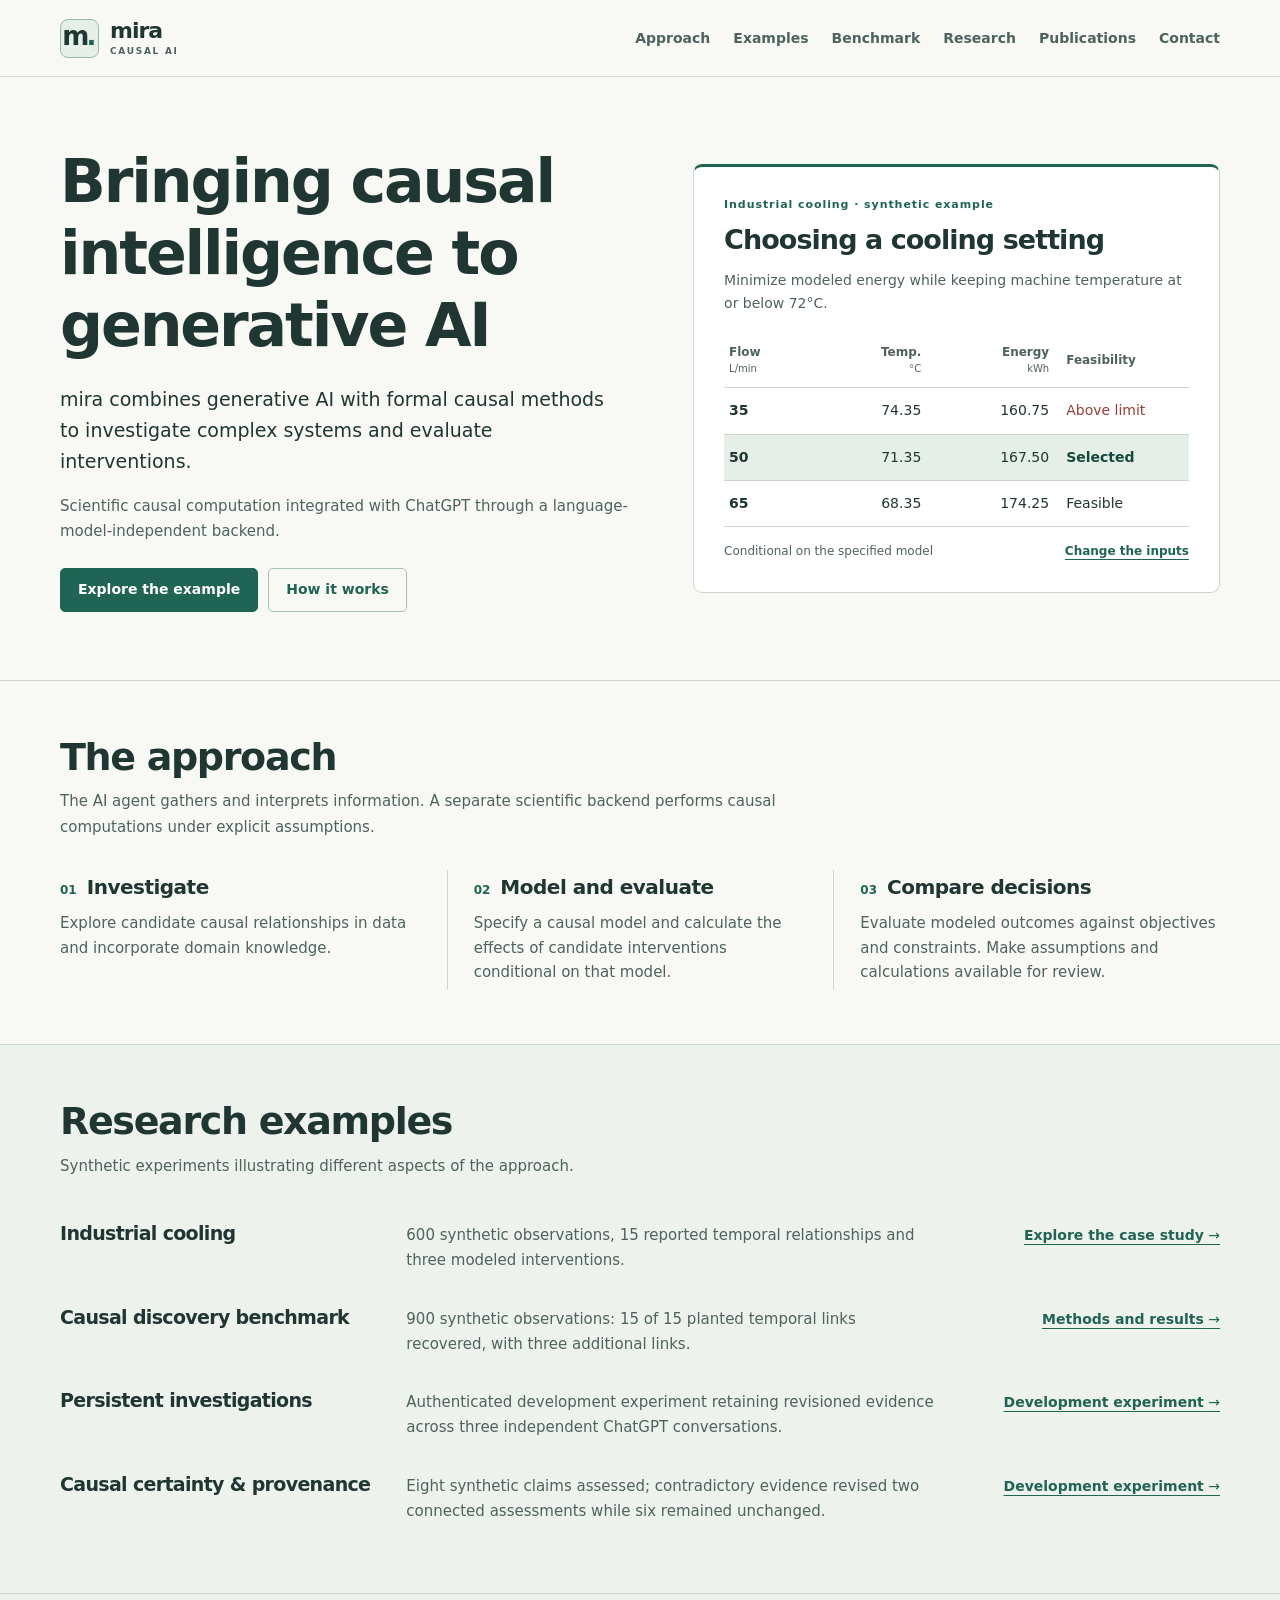
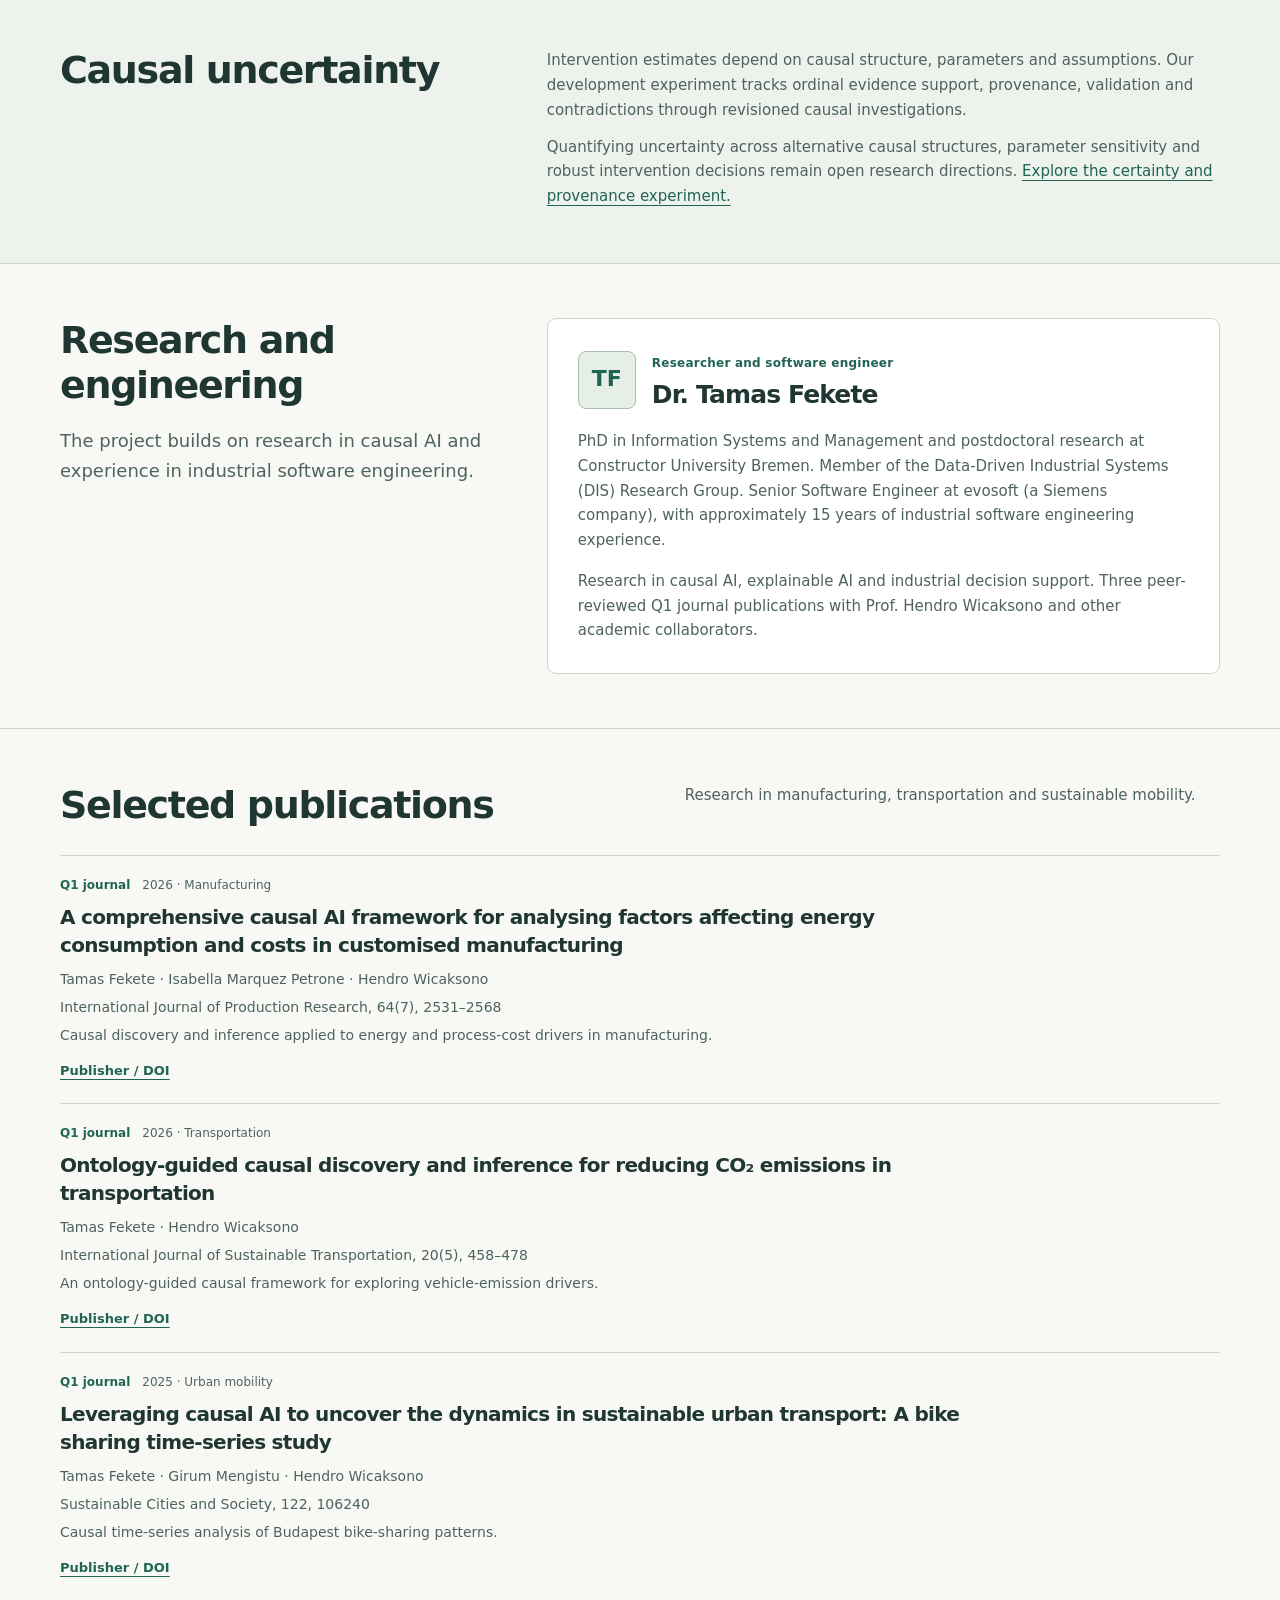
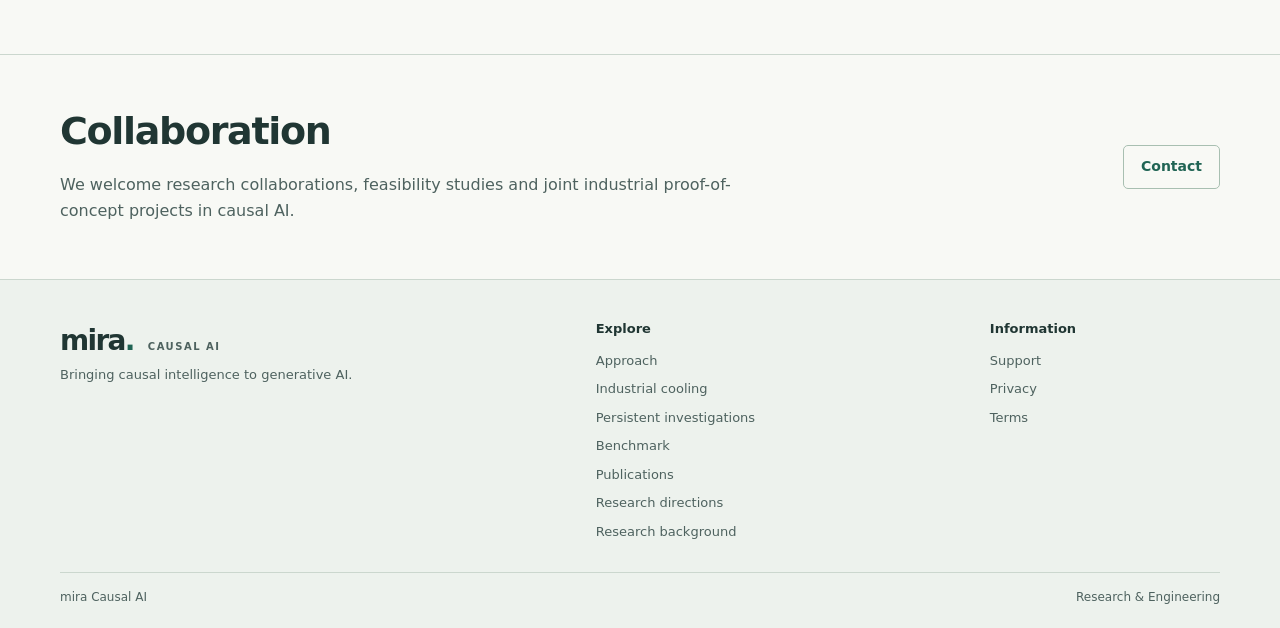
<file: index.html>
<!doctype html>
<html lang="en">
<head>
  <meta charset="utf-8">
  <meta name="viewport" content="width=device-width, initial-scale=1">
  <meta name="description" content="Bringing causal intelligence to generative AI through scientific causal discovery, formal causal computation and transparent decision support.">
  <meta name="theme-color" content="#f8f9f5">
  <title>mira Causal AI | Bringing causal intelligence to generative AI</title>
  <link rel="canonical" href="https://ftamas77.github.io/mira-causal-ai-site/">
  <meta property="og:type" content="website">
  <meta property="og:site_name" content="mira Causal AI">
  <meta property="og:title" content="Bringing causal intelligence to generative AI | mira Causal AI">
  <meta property="og:description" content="Bringing causal intelligence to generative AI through scientific causal discovery, formal causal computation and transparent decision support.">
  <meta property="og:url" content="https://ftamas77.github.io/mira-causal-ai-site/">
  <meta name="twitter:card" content="summary">
  <link rel="stylesheet" href="style.css?v=20261126d">
  <link rel="icon" type="image/svg+xml" href="favicon.svg">
</head>
<body class="homepage">
  <a class="skip-link" href="#main">Skip to content</a>
  <header class="site-header">
    <div class="container header-inner">
      <a class="brand" href="./" aria-label="mira Causal AI homepage"><span class="brand-symbol" aria-hidden="true">m<span>.</span></span><span class="brand-name">mira <small>CAUSAL AI</small></span></a>
      <nav class="primary-nav" aria-label="Main navigation">
  <a href="./#research">Approach</a>
  <a href="./#example">Examples</a>
  <a href="benchmark.html">Benchmark</a>
  <a href="./#research-directions">Research</a>
  <a href="./#publications">Publications</a>
  <a href="https://github.com/FTamas77/mira-causal-ai-site/issues/new">Contact</a>
</nav>
    </div>
  </header>
  <main id="main">
<section class="hero-section product-hero">
  <div class="container hero-grid">
    <div class="hero-copy">
      <h1>Bringing causal intelligence to generative AI</h1>
      <p class="hero-lead">mira combines generative AI with formal causal methods to investigate complex systems and evaluate interventions.</p>
      <p class="hero-context">Scientific causal computation integrated with ChatGPT through a language-model-independent backend.</p>
      <div class="button-row"><a class="btn btn-primary" href="demo.html#what-if">Explore the example</a><a class="btn btn-ghost" href="#research">How it works</a></div>
    </div>
    <div class="hero-simulation" aria-label="Illustrative industrial cooling what-if comparison">
      <div class="sim-preview-head"><span>Industrial cooling · synthetic example</span></div>
      <h2>Choosing a cooling setting</h2>
      <p>Minimize modeled energy while keeping machine temperature at or below 72°C.</p>
      <table class="cooling-comparison" aria-label="Modeled outcomes of three cooling settings">
        <thead><tr><th scope="col">Flow<br><small>L/min</small></th><th scope="col">Temp.<br><small>°C</small></th><th scope="col">Energy<br><small>kWh</small></th><th scope="col">Feasibility</th></tr></thead>
        <tbody>
          <tr><th scope="row">35</th><td>74.35</td><td>160.75</td><td class="outcome-infeasible">Above limit</td></tr>
          <tr class="chosen"><th scope="row">50</th><td>71.35</td><td>167.50</td><td class="outcome-selected">Selected</td></tr>
          <tr><th scope="row">65</th><td>68.35</td><td>174.25</td><td>Feasible</td></tr>
        </tbody>
      </table>
      <div class="sim-preview-bottom"><span>Conditional on the specified model</span><a href="demo.html#what-if">Change the inputs</a></div>
    </div>
  </div>
</section>
<section class="section-block product-approach" id="research">
  <div class="container">
    <div class="section-heading"><div><h2>The approach</h2></div><p class="section-aside">The AI agent gathers and interprets information. A separate scientific backend performs causal computations under explicit assumptions.</p></div>
    <div class="method-grid" aria-label="Causal investigation workflow">
      <article><div class="method-step-heading"><span class="method-number">01</span><h3>Investigate</h3></div><p>Explore candidate causal relationships in data and incorporate domain knowledge.</p></article>
      <article><div class="method-step-heading"><span class="method-number">02</span><h3>Model and evaluate</h3></div><p>Specify a causal model and calculate the effects of candidate interventions conditional on that model.</p></article>
      <article><div class="method-step-heading"><span class="method-number">03</span><h3>Compare decisions</h3></div><p>Evaluate modeled outcomes against objectives and constraints. Make assumptions and calculations available for review.</p></article>
    </div>
  </div>
</section>
<section class="section-block home-example" id="example">
  <div class="container">
    <div class="section-heading"><div><h2>Research examples</h2></div><p class="section-aside">Synthetic experiments illustrating different aspects of the approach.</p></div>
    <div class="research-example-grid">
      <article><h3>Industrial cooling</h3><p>600 synthetic observations, 15 reported temporal relationships and three modeled interventions.</p><a href="demo.html">Explore the case study</a></article>
      <article id="comparison"><h3>Causal discovery benchmark</h3><p>900 synthetic observations: 15 of 15 planted temporal links recovered, with three additional links.</p><a href="benchmark.html">Methods and results</a></article>
      <article id="development-preview"><h3>Persistent investigations</h3><p>Authenticated development experiment retaining revisioned evidence across three independent ChatGPT conversations.</p><a href="investigations.html">Development experiment</a></article>
      <article><h3>Causal certainty &amp; provenance</h3><p>Eight synthetic claims assessed; contradictory evidence revised two connected assessments while six remained unchanged.</p><a href="certainty.html">Development experiment</a></article>
    </div>
  </div>
</section>
<section class="section-block" id="research-directions">
  <div class="container research-direction-layout">
    <h2>Causal uncertainty</h2>
    <div><p>Intervention estimates depend on causal structure, parameters and assumptions. Our development experiment tracks ordinal evidence support, provenance, validation and contradictions through revisioned causal investigations.</p><p>Quantifying uncertainty across alternative causal structures, parameter sensitivity and robust intervention decisions remain open research directions. <a href="certainty.html">Explore the certainty and provenance experiment.</a></p></div>
  </div>
</section>
<section class="section-block founder-section" id="expertise">
  <div class="container founder-layout">
    <div>
      <h2>Research and engineering</h2>
      <p class="section-lead">The project builds on research in causal AI and experience in industrial software engineering.</p>
    </div>
    <div class="founder-profile">
      <div class="founder-profile-head">
        <div class="founder-monogram" aria-hidden="true">TF</div>
        <div><span class="small-caps">Researcher and software engineer</span><h3>Dr. Tamas Fekete</h3></div>
      </div>
      <p>PhD in Information Systems and Management and postdoctoral research at Constructor University Bremen. Member of the Data-Driven Industrial Systems (DIS) Research Group. Senior Software Engineer at evosoft (a Siemens company), with approximately 15 years of industrial software engineering experience.</p>
      <p>Research in causal AI, explainable AI and industrial decision support. Three peer-reviewed Q1 journal publications with Prof. Hendro Wicaksono and other academic collaborators.</p>
    </div>
  </div>
</section>
<section class="section-block publications-band" id="publications" aria-labelledby="publications-title">
  <div class="container">
    <div class="section-heading">
      <div><h2 id="publications-title">Selected publications</h2></div>
      <p class="section-aside">Research in manufacturing, transportation and sustainable mobility.</p>
    </div>
    <div class="publications-grid">
      <article class="publication-card">
        <div class="publication-meta"><span class="publication-tier">Q1 journal</span><span>2026 · Manufacturing</span></div>
        <h3>A comprehensive causal AI framework for analysing factors affecting energy consumption and costs in customised manufacturing</h3>
        <p class="publication-authors">Tamas Fekete · Isabella Marquez Petrone · Hendro Wicaksono</p>
        <p class="publication-journal"><cite>International Journal of Production Research</cite>, 64(7), 2531–2568</p>
        <p class="publication-summary">Causal discovery and inference applied to energy and process-cost drivers in manufacturing.</p>
        <a class="publication-link" href="https://doi.org/10.1080/00207543.2025.2580541" target="_blank" rel="noopener noreferrer">Publisher / DOI</a>
      </article>
      <article class="publication-card">
        <div class="publication-meta"><span class="publication-tier">Q1 journal</span><span>2026 · Transportation</span></div>
        <h3>Ontology-guided causal discovery and inference for reducing CO₂ emissions in transportation</h3>
        <p class="publication-authors">Tamas Fekete · Hendro Wicaksono</p>
        <p class="publication-journal"><cite>International Journal of Sustainable Transportation</cite>, 20(5), 458–478</p>
        <p class="publication-summary">An ontology-guided causal framework for exploring vehicle-emission drivers.</p>
        <a class="publication-link" href="https://doi.org/10.1080/15568318.2025.2588608" target="_blank" rel="noopener noreferrer">Publisher / DOI</a>
      </article>
      <article class="publication-card">
        <div class="publication-meta"><span class="publication-tier">Q1 journal</span><span>2025 · Urban mobility</span></div>
        <h3>Leveraging causal AI to uncover the dynamics in sustainable urban transport: A bike sharing time-series study</h3>
        <p class="publication-authors">Tamas Fekete · Girum Mengistu · Hendro Wicaksono</p>
        <p class="publication-journal"><cite>Sustainable Cities and Society</cite>, 122, 106240</p>
        <p class="publication-summary">Causal time-series analysis of Budapest bike-sharing patterns.</p>
        <a class="publication-link" href="https://doi.org/10.1016/j.scs.2025.106240" target="_blank" rel="noopener noreferrer">Publisher / DOI</a>
      </article>
    </div>
</div>
</section>
<section class="section-block last-section product-contact">
  <div class="container closing-grid"><div><h2>Collaboration</h2><p>We welcome research collaborations, feasibility studies and joint industrial proof-of-concept projects in causal AI.</p></div><a class="btn btn-ghost" href="https://github.com/FTamas77/mira-causal-ai-site/issues/new">Contact</a></div>
</section>
</main>
  <footer class="site-footer">
  <div class="container footer-main">
    <div><a class="footer-brand" href="./">mira<span>.</span> <small>CAUSAL AI</small></a><p>Bringing causal intelligence to generative AI.</p></div>
    <div class="footer-links"><span class="footer-label">Explore</span><a href="./#research">Approach</a><a href="demo.html#what-if">Industrial cooling</a><a href="investigations.html">Persistent investigations</a><a href="benchmark.html">Benchmark</a><a href="./#publications">Publications</a><a href="./#research-directions">Research directions</a><a href="./#expertise">Research background</a></div>
    <div class="footer-links"><span class="footer-label">Information</span><a href="support.html">Support</a><a href="privacy.html">Privacy</a><a href="terms.html">Terms</a></div>
  </div>
  <div class="container footer-bottom"><span>mira Causal AI</span><span>Research &amp; Engineering</span></div>
</footer>
</body>
</html>
</file>
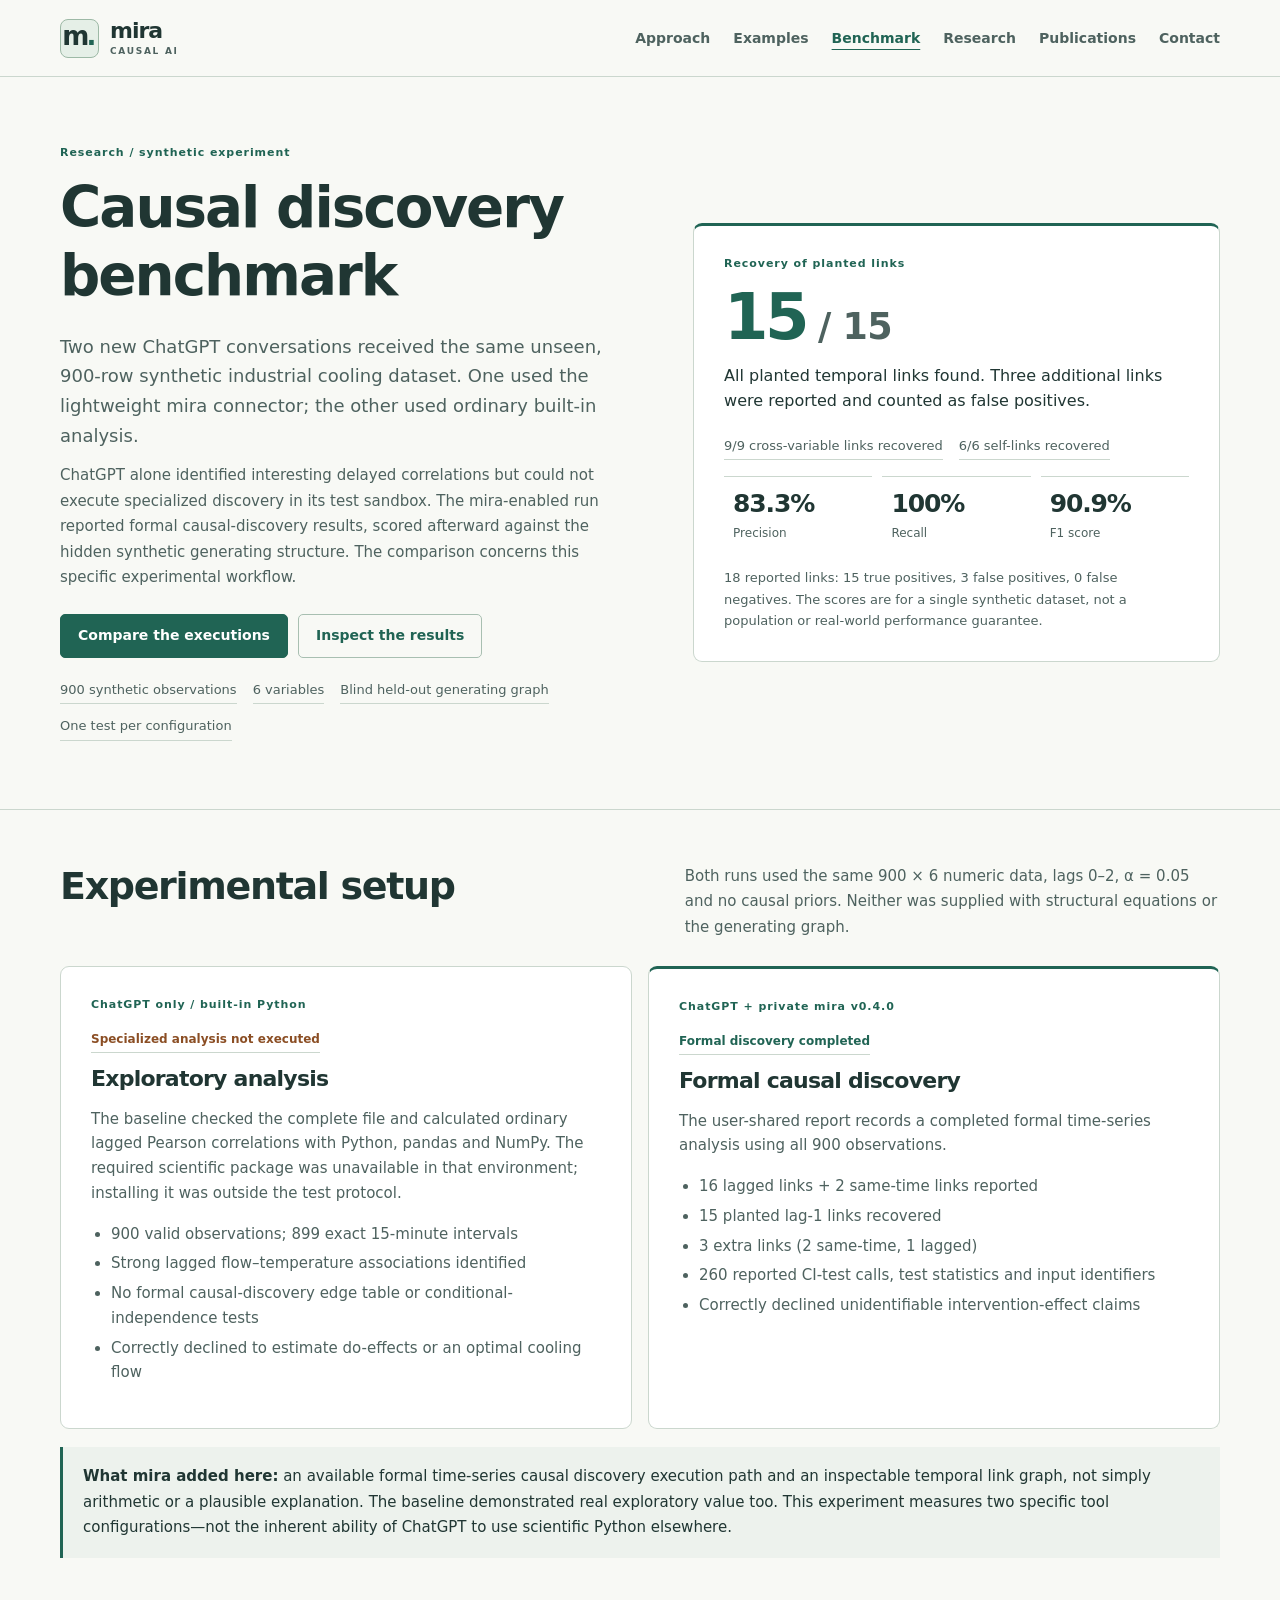
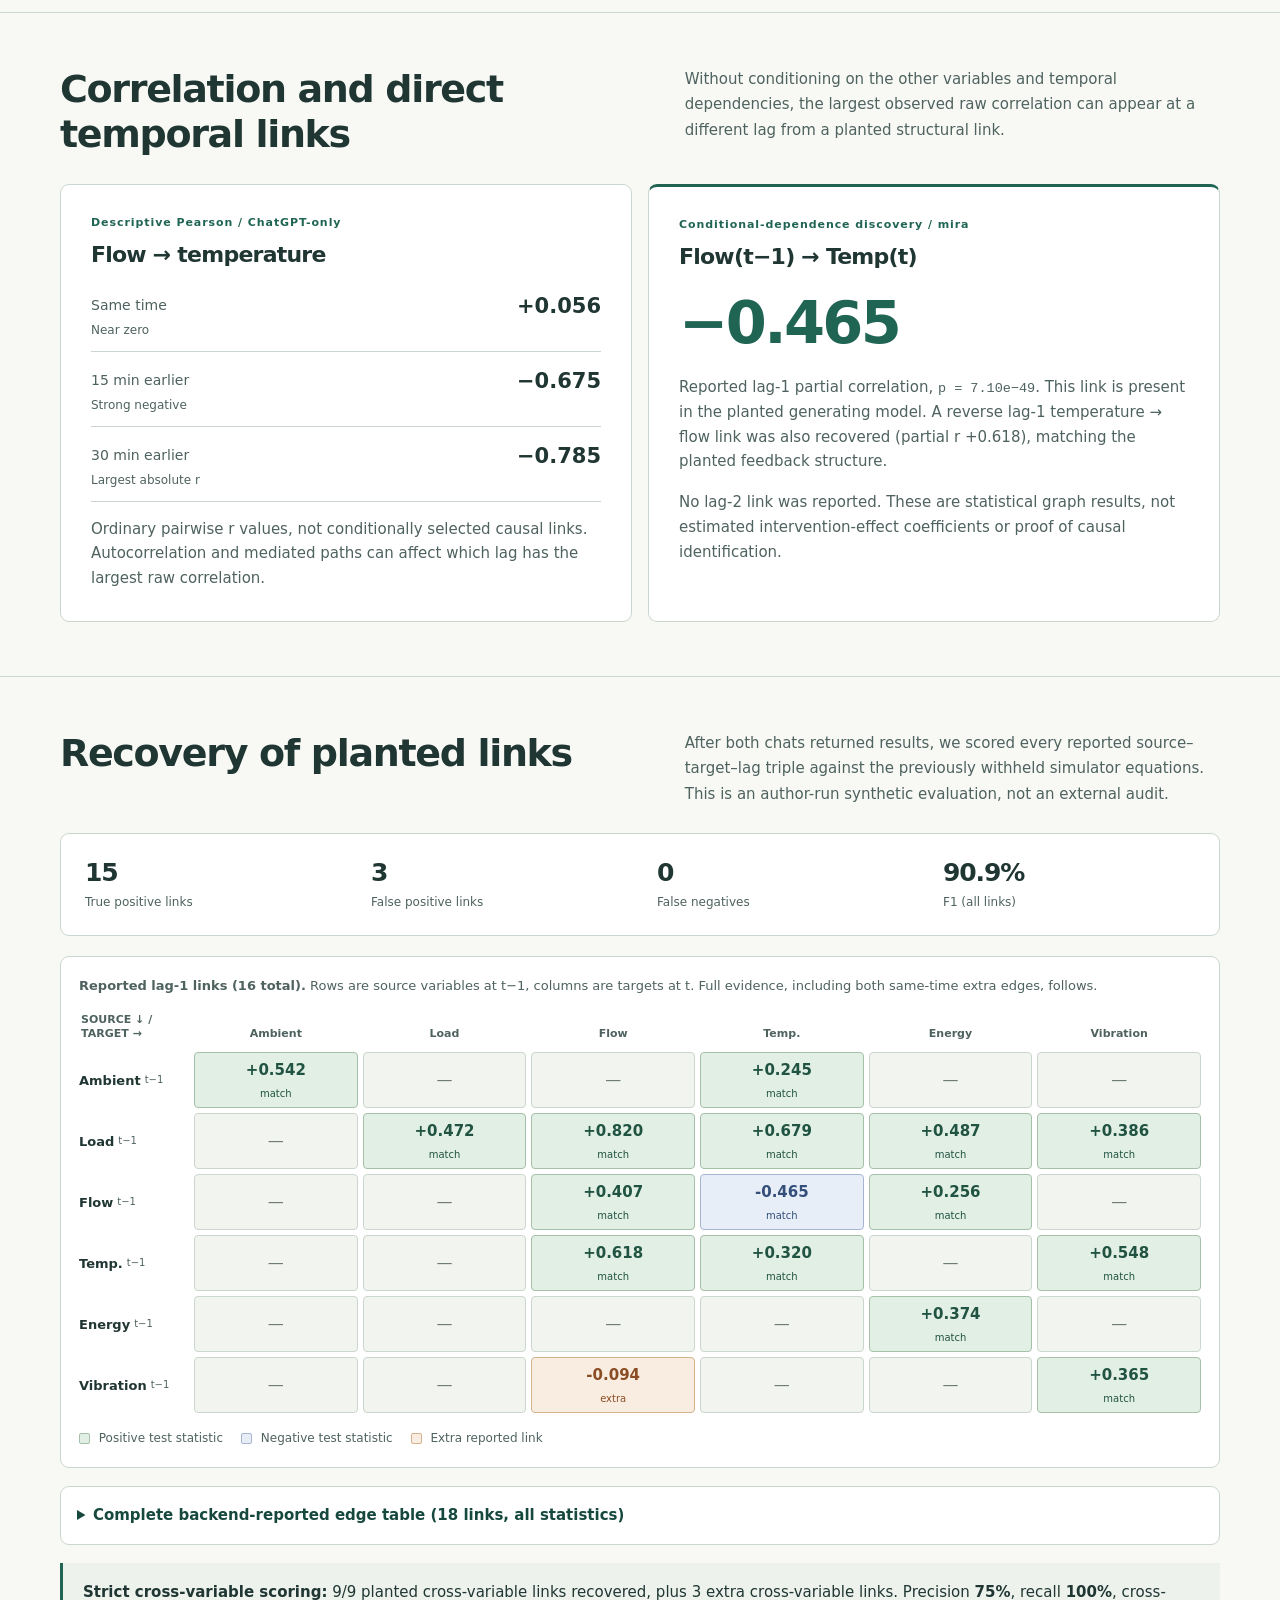
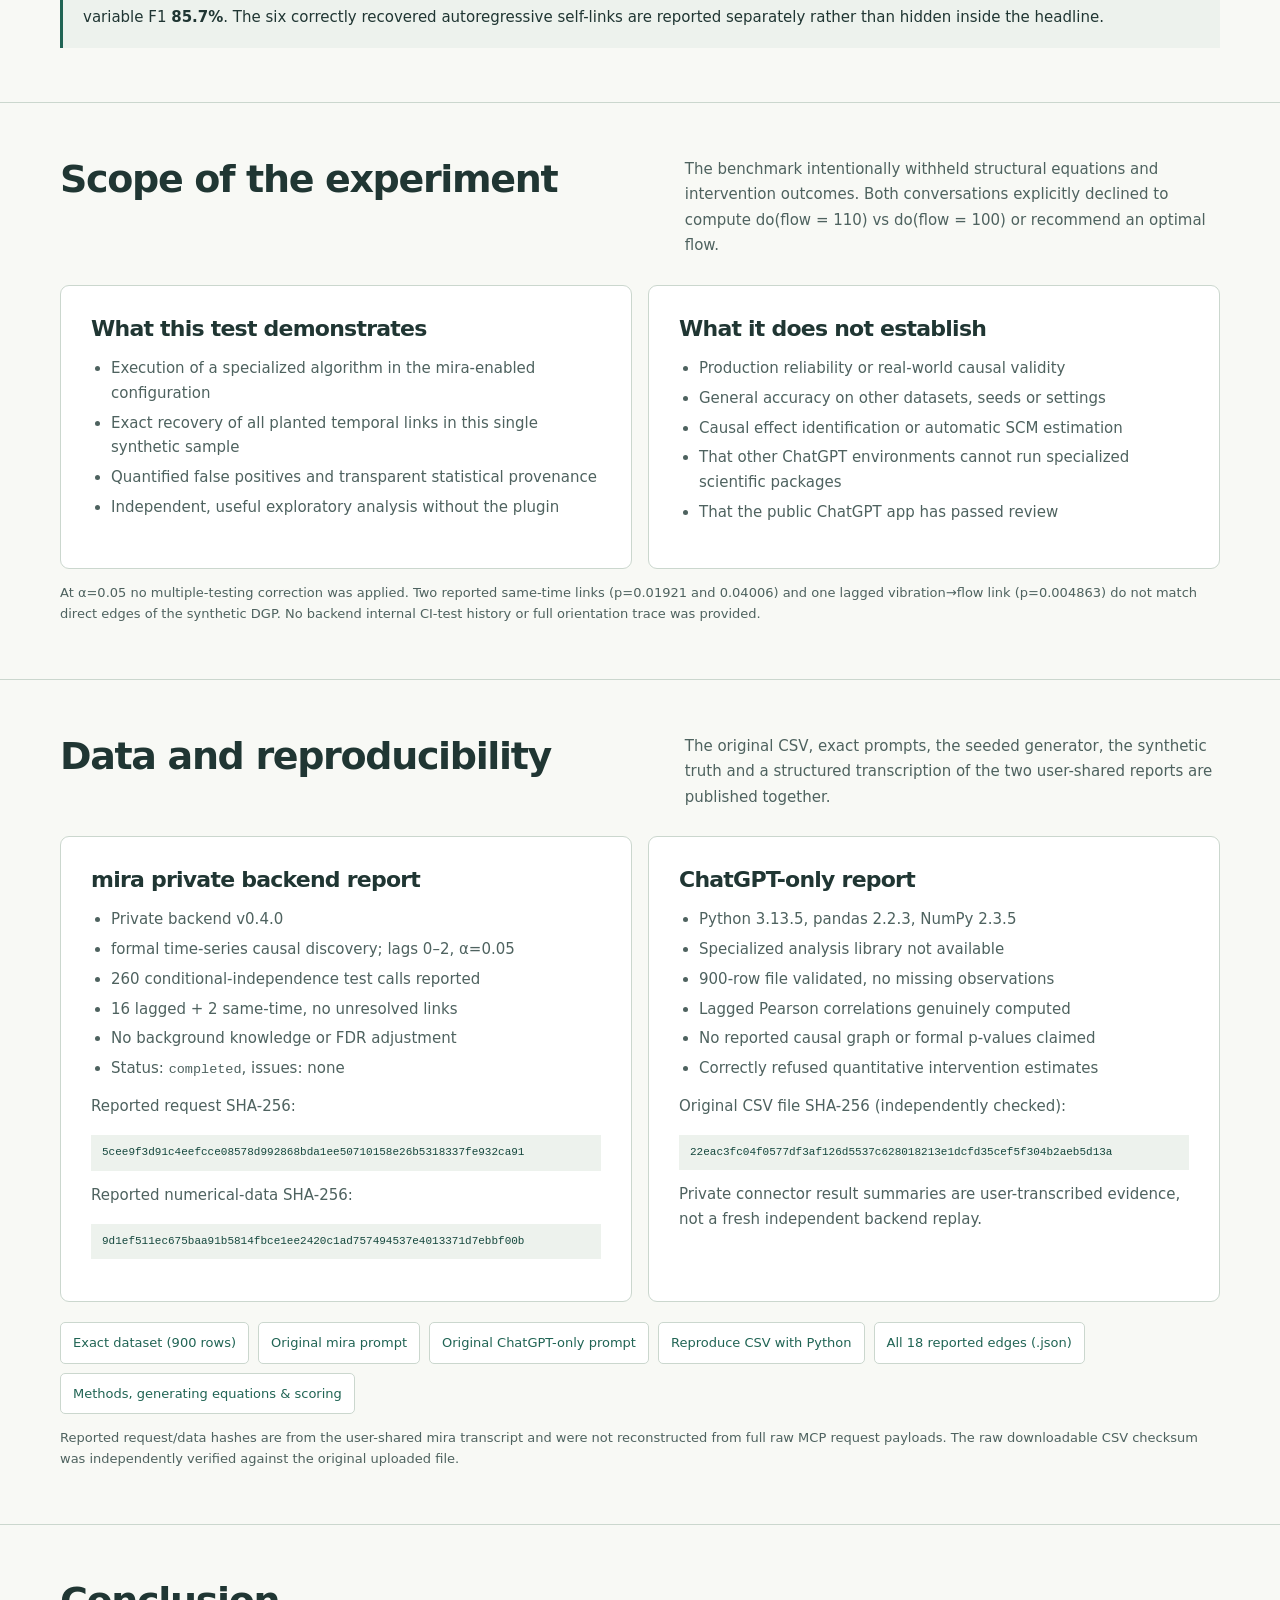
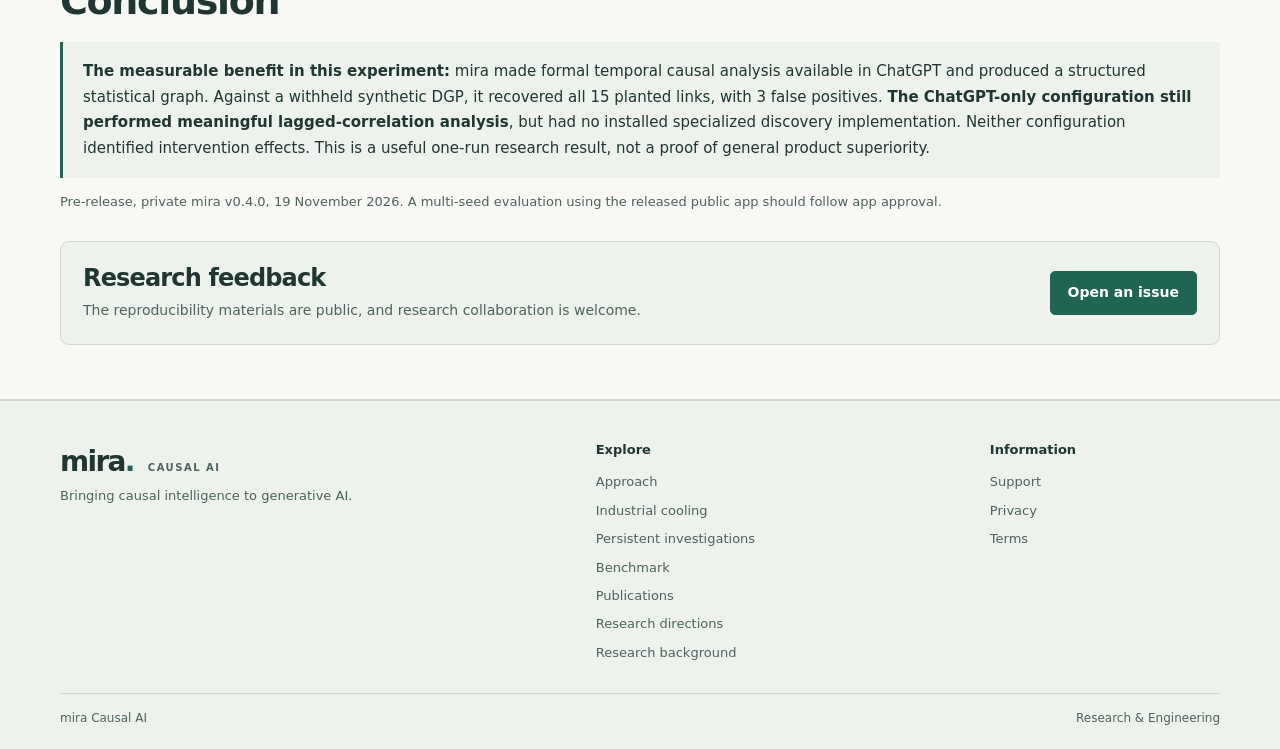
<file: benchmark.html>
<!doctype html>
<html lang="en"><head>
<meta charset="utf-8"><meta name="viewport" content="width=device-width, initial-scale=1">
<meta name="description" content="Blind 900-row synthetic benchmark: ChatGPT alone vs ChatGPT with mira Causal AI. Mira's analysis recovered 15/15 planted lagged links, with 3 additional links.">
<meta name="theme-color" content="#f8f9f5">
<title>Blind causal-discovery benchmark | ChatGPT vs mira Causal AI</title>
<link rel="canonical" href="https://ftamas77.github.io/mira-causal-ai-site/benchmark.html">
<meta property="og:type" content="website">
<meta property="og:site_name" content="mira Causal AI">
<meta property="og:title" content="Blind causal-discovery benchmark | ChatGPT vs mira Causal AI">
<meta property="og:description" content="900 synthetic observations; 15 true-positive links and 3 extra links reported by mira, and a transparent comparison with ChatGPT-only descriptive analysis.">
<meta property="og:url" content="https://ftamas77.github.io/mira-causal-ai-site/benchmark.html">
<meta name="twitter:card" content="summary">
<link rel="stylesheet" href="style.css?v=20261126b">
  <link rel="icon" type="image/svg+xml" href="favicon.svg">
</head><body class="subpage"><a class="skip-link" href="#main">Skip to content</a><header class="site-header"><div class="container header-inner"><a class="brand" href="./" aria-label="mira Causal AI homepage"><span class="brand-symbol" aria-hidden="true">m<span>.</span></span><span class="brand-name">mira <small>CAUSAL AI</small></span></a><nav class="primary-nav" aria-label="Main navigation">
  <a href="./#research">Approach</a>
  <a href="./#example">Examples</a>
  <a href="benchmark.html" aria-current="page">Benchmark</a>
  <a href="./#research-directions">Research</a>
  <a href="./#publications">Publications</a>
  <a href="https://github.com/FTamas77/mira-causal-ai-site/issues/new">Contact</a>
</nav></div></header>
<main id="main">
<section class="bench-hero"><div class="container bench-hero-inner">
<div><p class="eyebrow">Research / synthetic experiment</p><h1>Causal discovery benchmark</h1>
<p class="hero-lead">Two new ChatGPT conversations received the same unseen, 900-row synthetic industrial cooling dataset. One used the lightweight mira connector; the other used ordinary built-in analysis.</p>
<p class="body-muted">ChatGPT alone identified interesting delayed correlations but could not execute specialized discovery in its test sandbox. The mira-enabled run reported formal causal-discovery results, scored afterward against the hidden synthetic generating structure. The comparison concerns this specific experimental workflow.</p>
<div class="button-row"><a class="btn btn-primary" href="#comparison">Compare the executions</a><a class="btn btn-ghost" href="#evidence">Inspect the results</a></div>
<div class="bench-meta"><span>900 synthetic observations</span><span>6 variables</span><span>Blind held-out generating graph</span><span>One test per configuration</span></div>
</div>
<div class="hero-proof"><div class="proof-eyebrow">Recovery of planted links</div><div class="giant">15<span> / 15</span></div>
<p class="proof-caption">All planted temporal links found. Three additional links were reported and counted as false positives.</p>
<div class="link-breakdown"><span>9/9 cross-variable links recovered</span><span>6/6 self-links recovered</span></div>
<div class="proof-mini"><div><b>83.3%</b><span>Precision</span></div><div><b>100%</b><span>Recall</span></div><div><b>90.9%</b><span>F1 score</span></div></div>
<p class="bench-note">18 reported links: 15 true positives, 3 false positives, 0 false negatives. The scores are for a single synthetic dataset, not a population or real-world performance guarantee.</p>
</div></div></section>
<section class="bench-block" id="comparison"><div class="container">
<div class="bench-heading"><div><h2>Experimental setup</h2></div><p>Both runs used the same 900 × 6 numeric data, lags 0–2, α = 0.05 and no causal priors. Neither was supplied with structural equations or the generating graph.</p></div>
<div class="bench-grid">
<article class="bench-panel"><span class="label">ChatGPT only / built-in Python</span><span class="bench-flag neutral">Specialized analysis not executed</span><h3>Exploratory analysis</h3>
<p>The baseline checked the complete file and calculated ordinary lagged Pearson correlations with Python, pandas and NumPy. The required scientific package was unavailable in that environment; installing it was outside the test protocol.</p>
<ul><li>900 valid observations; 899 exact 15-minute intervals</li><li>Strong lagged flow–temperature associations identified</li><li>No formal causal-discovery edge table or conditional-independence tests</li><li>Correctly declined to estimate do-effects or an optimal cooling flow</li></ul></article>
<article class="bench-panel highlight"><span class="label">ChatGPT + private mira v0.4.0</span><span class="bench-flag passed">Formal discovery completed</span><h3>Formal causal discovery</h3>
<p>The user-shared report records a completed formal time-series analysis using all 900 observations.</p>
<ul><li>16 lagged links + 2 same-time links reported</li><li>15 planted lag-1 links recovered</li><li>3 extra links (2 same-time, 1 lagged)</li><li>260 reported CI-test calls, test statistics and input identifiers</li><li>Correctly declined unidentifiable intervention-effect claims</li></ul></article>
</div>
<div class="bench-diff"><b>What mira added here:</b> an available formal time-series causal discovery execution path and an inspectable temporal link graph, not simply arithmetic or a plausible explanation. The baseline demonstrated real exploratory value too. This experiment measures two specific tool configurations—not the inherent ability of ChatGPT to use scientific Python elsewhere.</div>
</div></section>
<section class="bench-block" id="lag-example"><div class="container">
<div class="bench-heading"><div><h2>Correlation and direct temporal links</h2></div><p>Without conditioning on the other variables and temporal dependencies, the largest observed raw correlation can appear at a different lag from a planted structural link.</p></div>
<div class="bench-grid">
<div class="bench-panel"><span class="label">Descriptive Pearson / ChatGPT-only</span>
<h3>Flow → temperature</h3>
<div class="bench-lag-list"><div><span>Same time</span><b>+0.056</b><small>Near zero</small></div><div><span>15 min earlier</span><b>−0.675</b><small>Strong negative</small></div><div><span>30 min earlier</span><b>−0.785</b><small>Largest absolute r</small></div></div>
<p class="bench-note">Ordinary pairwise r values, not conditionally selected causal links. Autocorrelation and mediated paths can affect which lag has the largest raw correlation.</p></div>
<div class="bench-panel highlight"><span class="label">Conditional-dependence discovery / mira</span>
<h3>Flow(t−1) → Temp(t)</h3>
<div class="bench-big-stat">−0.465</div>
<p>Reported lag-1 partial correlation, <code>p = 7.10e−49</code>. This link is present in the <em>planted</em> generating model. A reverse lag-1 temperature → flow link was also recovered (partial r +0.618), matching the planted feedback structure.</p>
<p class="bench-note">No lag-2 link was reported. These are statistical graph results, not estimated intervention-effect coefficients or proof of causal identification.</p></div>
</div>
</div></section>
<section class="bench-block" id="graph"><div class="container">
<div class="bench-heading"><div><h2>Recovery of planted links</h2></div><p>After both chats returned results, we scored every reported source–target–lag triple against the previously withheld simulator equations. This is an author-run synthetic evaluation, not an external audit.</p></div>
<div class="bench-accuracy"><div><strong>15</strong><span>True positive links</span></div><div><strong>3</strong><span>False positive links</span></div><div><strong>0</strong><span>False negatives</span></div><div><strong>90.9%</strong><span>F1 (all links)</span></div></div>
<div class="bench-matrix-wrap" tabindex="0" role="region" aria-label="Lagged causal relationship matrix"><p class="bench-note"><strong>Reported lag-1 links (16 total).</strong> Rows are source variables at t−1, columns are targets at t. Full evidence, including both same-time extra edges, follows.</p>
<div class="bench-matrix bench-matrix-six" role="img" aria-label="Six-by-six lag-1 link matrix. Fifteen filled cells match the generating graph, one filled cell is an extra link from vibration to flow. An accessible full link table follows."><div class="matrix-top">SOURCE ↓ / TARGET →</div><div class="matrix-top">Ambient</div><div class="matrix-top">Load</div><div class="matrix-top">Flow</div><div class="matrix-top">Temp.</div><div class="matrix-top">Energy</div><div class="matrix-top">Vibration</div><div class="matrix-source">Ambient <small>t−1</small></div><div class="matrix-cell active warming" title="Ambient at lag 1 to Ambient; partial r 0.5424, p-value 1.38e-69, matches ground truth"><span>+0.542</span><small>match</small></div><div class="matrix-cell empty">—</div><div class="matrix-cell empty">—</div><div class="matrix-cell active warming" title="Ambient at lag 1 to Temp.; partial r 0.2454, p-value 1.06e-13, matches ground truth"><span>+0.245</span><small>match</small></div><div class="matrix-cell empty">—</div><div class="matrix-cell empty">—</div><div class="matrix-source">Load <small>t−1</small></div><div class="matrix-cell empty">—</div><div class="matrix-cell active warming" title="Load at lag 1 to Load; partial r 0.472, p-value 8.35e-51, matches ground truth"><span>+0.472</span><small>match</small></div><div class="matrix-cell active warming" title="Load at lag 1 to Flow; partial r 0.8201, p-value 1.01e-217, matches ground truth"><span>+0.820</span><small>match</small></div><div class="matrix-cell active warming" title="Load at lag 1 to Temp.; partial r 0.6795, p-value 1.42e-121, matches ground truth"><span>+0.679</span><small>match</small></div><div class="matrix-cell active warming" title="Load at lag 1 to Energy; partial r 0.4867, p-value 2.78e-54, matches ground truth"><span>+0.487</span><small>match</small></div><div class="matrix-cell active warming" title="Load at lag 1 to Vibration; partial r 0.3863, p-value 4.04e-33, matches ground truth"><span>+0.386</span><small>match</small></div><div class="matrix-source">Flow <small>t−1</small></div><div class="matrix-cell empty">—</div><div class="matrix-cell empty">—</div><div class="matrix-cell active warming" title="Flow at lag 1 to Flow; partial r 0.4069, p-value 9.87e-37, matches ground truth"><span>+0.407</span><small>match</small></div><div class="matrix-cell active cooling" title="Flow at lag 1 to Temp.; partial r -0.4647, p-value 7.10e-49, matches ground truth"><span>-0.465</span><small>match</small></div><div class="matrix-cell active warming" title="Flow at lag 1 to Energy; partial r 0.2557, p-value 9.53e-15, matches ground truth"><span>+0.256</span><small>match</small></div><div class="matrix-cell empty">—</div><div class="matrix-source">Temp. <small>t−1</small></div><div class="matrix-cell empty">—</div><div class="matrix-cell empty">—</div><div class="matrix-cell active warming" title="Temp. at lag 1 to Flow; partial r 0.6177, p-value 1.22e-94, matches ground truth"><span>+0.618</span><small>match</small></div><div class="matrix-cell active warming" title="Temp. at lag 1 to Temp.; partial r 0.32, p-value 1.27e-22, matches ground truth"><span>+0.320</span><small>match</small></div><div class="matrix-cell empty">—</div><div class="matrix-cell active warming" title="Temp. at lag 1 to Vibration; partial r 0.5479, p-value 8.39e-71, matches ground truth"><span>+0.548</span><small>match</small></div><div class="matrix-source">Energy <small>t−1</small></div><div class="matrix-cell empty">—</div><div class="matrix-cell empty">—</div><div class="matrix-cell empty">—</div><div class="matrix-cell empty">—</div><div class="matrix-cell active warming" title="Energy at lag 1 to Energy; partial r 0.3743, p-value 5.25e-31, matches ground truth"><span>+0.374</span><small>match</small></div><div class="matrix-cell empty">—</div><div class="matrix-source">Vibration <small>t−1</small></div><div class="matrix-cell empty">—</div><div class="matrix-cell empty">—</div><div class="matrix-cell active spurious" title="Vibration at lag 1 to Flow; partial r -0.0944, p-value 0.004863, extra reported link"><span>-0.094</span><small>extra</small></div><div class="matrix-cell empty">—</div><div class="matrix-cell empty">—</div><div class="matrix-cell active warming" title="Vibration at lag 1 to Vibration; partial r 0.3654, p-value 1.59e-29, matches ground truth"><span>+0.365</span><small>match</small></div></div>
<div class="bench-legend"><span><i class="bench-key"></i> Positive test statistic</span><span><i class="bench-key negative"></i> Negative test statistic</span><span><i class="bench-key extra"></i> Extra reported link</span></div></div>
<details class="bench-details" id="link-evidence"><summary>Complete backend-reported edge table (18 links, all statistics)</summary>
<p>Every link has <code>existence_basis=statistical_test</code> and mark <code>--&gt;</code>. Lagged orientations come from time order; same-time orientations are the method's reported output. “Extra” means absent from the simulator's direct graph, not necessarily evidence of model misconduct.</p>
<div class="bench-table-wrap" tabindex="0" role="region" aria-label="Scrollable research results table"><table class="bench-table"><caption class="visually-hidden">Eighteen reported formal discovery links, their partial correlations, p-values and comparison to the held-out simulator graph</caption><thead><tr><th scope="col">Source</th><th scope="col">Target</th><th scope="col">Lag</th><th scope="col">Partial r</th><th scope="col">p-value</th><th scope="col">Ground truth</th></tr></thead><tbody><tr class="bench-fp"><td><code>machine_temp_C</code></td><td><code>vibration_mm_s</code></td><td>0</td><td><span class="signed negative">-0.0785</span></td><td><code>0.01921</code></td><td><span class="bench-fp-mark">EXTRA</span></td></tr>
<tr class="bench-fp"><td><code>production_load_pct</code></td><td><code>coolant_flow_lpm</code></td><td>0</td><td><span class="signed negative">-0.0688</span></td><td><code>0.04006</code></td><td><span class="bench-fp-mark">EXTRA</span></td></tr>
<tr class=""><td><code>ambient_temp_C</code></td><td><code>ambient_temp_C</code></td><td>1</td><td><span class="signed positive">+0.5424</span></td><td><code>1.38e-69</code></td><td><span class="matched">MATCH</span></td></tr>
<tr class=""><td><code>ambient_temp_C</code></td><td><code>machine_temp_C</code></td><td>1</td><td><span class="signed positive">+0.2454</span></td><td><code>1.06e-13</code></td><td><span class="matched">MATCH</span></td></tr>
<tr class=""><td><code>coolant_flow_lpm</code></td><td><code>coolant_flow_lpm</code></td><td>1</td><td><span class="signed positive">+0.4069</span></td><td><code>9.87e-37</code></td><td><span class="matched">MATCH</span></td></tr>
<tr class=""><td><code>coolant_flow_lpm</code></td><td><code>energy_kwh</code></td><td>1</td><td><span class="signed positive">+0.2557</span></td><td><code>9.53e-15</code></td><td><span class="matched">MATCH</span></td></tr>
<tr class=""><td><code>coolant_flow_lpm</code></td><td><code>machine_temp_C</code></td><td>1</td><td><span class="signed negative">-0.4647</span></td><td><code>7.10e-49</code></td><td><span class="matched">MATCH</span></td></tr>
<tr class=""><td><code>energy_kwh</code></td><td><code>energy_kwh</code></td><td>1</td><td><span class="signed positive">+0.3743</span></td><td><code>5.25e-31</code></td><td><span class="matched">MATCH</span></td></tr>
<tr class=""><td><code>machine_temp_C</code></td><td><code>coolant_flow_lpm</code></td><td>1</td><td><span class="signed positive">+0.6177</span></td><td><code>1.22e-94</code></td><td><span class="matched">MATCH</span></td></tr>
<tr class=""><td><code>machine_temp_C</code></td><td><code>machine_temp_C</code></td><td>1</td><td><span class="signed positive">+0.3200</span></td><td><code>1.27e-22</code></td><td><span class="matched">MATCH</span></td></tr>
<tr class=""><td><code>machine_temp_C</code></td><td><code>vibration_mm_s</code></td><td>1</td><td><span class="signed positive">+0.5479</span></td><td><code>8.39e-71</code></td><td><span class="matched">MATCH</span></td></tr>
<tr class=""><td><code>production_load_pct</code></td><td><code>coolant_flow_lpm</code></td><td>1</td><td><span class="signed positive">+0.8201</span></td><td><code>1.01e-217</code></td><td><span class="matched">MATCH</span></td></tr>
<tr class=""><td><code>production_load_pct</code></td><td><code>energy_kwh</code></td><td>1</td><td><span class="signed positive">+0.4867</span></td><td><code>2.78e-54</code></td><td><span class="matched">MATCH</span></td></tr>
<tr class=""><td><code>production_load_pct</code></td><td><code>machine_temp_C</code></td><td>1</td><td><span class="signed positive">+0.6795</span></td><td><code>1.42e-121</code></td><td><span class="matched">MATCH</span></td></tr>
<tr class=""><td><code>production_load_pct</code></td><td><code>production_load_pct</code></td><td>1</td><td><span class="signed positive">+0.4720</span></td><td><code>8.35e-51</code></td><td><span class="matched">MATCH</span></td></tr>
<tr class=""><td><code>production_load_pct</code></td><td><code>vibration_mm_s</code></td><td>1</td><td><span class="signed positive">+0.3863</span></td><td><code>4.04e-33</code></td><td><span class="matched">MATCH</span></td></tr>
<tr class="bench-fp"><td><code>vibration_mm_s</code></td><td><code>coolant_flow_lpm</code></td><td>1</td><td><span class="signed negative">-0.0944</span></td><td><code>0.004863</code></td><td><span class="bench-fp-mark">EXTRA</span></td></tr>
<tr class=""><td><code>vibration_mm_s</code></td><td><code>vibration_mm_s</code></td><td>1</td><td><span class="signed positive">+0.3654</span></td><td><code>1.59e-29</code></td><td><span class="matched">MATCH</span></td></tr></tbody></table></div></details>
<div class="bench-diff"><b>Strict cross-variable scoring:</b> 9/9 planted cross-variable links recovered, plus 3 extra cross-variable links. Precision <b>75%</b>, recall <b>100%</b>, cross-variable F1 <b>85.7%</b>. The six correctly recovered autoregressive self-links are reported separately rather than hidden inside the headline.</div>
</div></section>
<section class="bench-block" id="limits"><div class="container">
<div class="bench-heading"><div><h2>Scope of the experiment</h2></div><p>The benchmark intentionally withheld structural equations and intervention outcomes. Both conversations explicitly declined to compute do(flow = 110) vs do(flow = 100) or recommend an optimal flow.</p></div>
<div class="bench-grid"><div class="bench-panel"><h3>What this test demonstrates</h3><ul><li>Execution of a specialized algorithm in the mira-enabled configuration</li><li>Exact recovery of all planted temporal links in this single synthetic sample</li><li>Quantified false positives and transparent statistical provenance</li><li>Independent, useful exploratory analysis without the plugin</li></ul></div>
<div class="bench-panel"><h3>What it does not establish</h3><ul><li>Production reliability or real-world causal validity</li><li>General accuracy on other datasets, seeds or settings</li><li>Causal effect identification or automatic SCM estimation</li><li>That other ChatGPT environments cannot run specialized scientific packages</li><li>That the public ChatGPT app has passed review</li></ul></div></div>
<p class="bench-note">At α=0.05 no multiple-testing correction was applied. Two reported same-time links (p=0.01921 and 0.04006) and one lagged vibration→flow link (p=0.004863) do not match direct edges of the synthetic DGP. No backend internal CI-test history or full orientation trace was provided.</p>
</div></section>
<section class="bench-block" id="evidence"><div class="container">
<div class="bench-heading"><div><h2>Data and reproducibility</h2></div><p>The original CSV, exact prompts, the seeded generator, the synthetic truth and a structured transcription of the two user-shared reports are published together.</p></div>
<div class="bench-evidence-grid">
<div class="evidence-card"><h3>mira private backend report</h3><ul><li>Private backend v0.4.0</li><li>formal time-series causal discovery; lags 0–2, α=0.05</li><li>260 conditional-independence test calls reported</li><li>16 lagged + 2 same-time, no unresolved links</li><li>No background knowledge or FDR adjustment</li><li>Status: <code>completed</code>, issues: none</li></ul>
<p>Reported request SHA-256:</p><code class="evidence-hash">5cee9f3d91c4eefcce08578d992868bda1ee50710158e26b5318337fe932ca91</code>
<p>Reported numerical-data SHA-256:</p><code class="evidence-hash">9d1ef511ec675baa91b5814fbce1ee2420c1ad757494537e4013371d7ebbf00b</code></div>
<div class="evidence-card"><h3>ChatGPT-only report</h3><ul><li>Python 3.13.5, pandas 2.2.3, NumPy 2.3.5</li><li>Specialized analysis library not available</li><li>900-row file validated, no missing observations</li><li>Lagged Pearson correlations genuinely computed</li><li>No reported causal graph or formal p-values claimed</li><li>Correctly refused quantitative intervention estimates</li></ul>
<p>Original CSV file SHA-256 (independently checked):</p><code class="evidence-hash">22eac3fc04f0577df3af126d5537c628018213e1dcfd35cef5f304b2aeb5d13a</code>
<p>Private connector result summaries are user-transcribed evidence, not a fresh independent backend replay.</p></div></div>
<div class="bench-downloads">
<a href="benchmark-v2/mira_blind_cooling_v2_900.csv" download>Exact dataset (900 rows)</a>
<a href="benchmark-v2/prompt_with_mira.txt" download>Original mira prompt</a>
<a href="benchmark-v2/prompt_chatgpt_only.txt" download>Original ChatGPT-only prompt</a>
<a href="benchmark-v2/generate_dataset.py" download>Reproduce CSV with Python</a>
<a href="benchmark-v2/evidence.json" download>All 18 reported edges (.json)</a>
<a href="https://github.com/FTamas77/mira-causal-ai-site/blob/main/benchmark-v2/README.md">Methods, generating equations &amp; scoring</a>
</div>
<p class="bench-note">Reported request/data hashes are from the user-shared mira transcript and were not reconstructed from full raw MCP request payloads. The raw downloadable CSV checksum was independently verified against the original uploaded file.</p>
</div></section>
<section class="bench-block" id="conclusion"><div class="container"><h2>Conclusion</h2>
<div class="bench-conclusion"><strong>The measurable benefit in this experiment:</strong> mira made formal temporal causal analysis available in ChatGPT and produced a structured statistical graph. Against a withheld synthetic DGP, it recovered all 15 planted links, with 3 false positives. <strong>The ChatGPT-only configuration still performed meaningful lagged-correlation analysis</strong>, but had no installed specialized discovery implementation. Neither configuration identified intervention effects. This is a useful one-run research result, not a proof of general product superiority.</div>
<p class="bench-note">Pre-release, private mira v0.4.0, 19 November 2026. A multi-seed evaluation using the released public app should follow app approval.</p>
<div class="page-cta"><div><h2>Research feedback</h2><p>The reproducibility materials are public, and research collaboration is welcome.</p></div><a class="btn btn-primary" href="https://github.com/FTamas77/mira-causal-ai-site/issues/new">Open an issue</a></div>
</div></section>
</main><footer class="site-footer">
  <div class="container footer-main">
    <div><a class="footer-brand" href="./">mira<span>.</span> <small>CAUSAL AI</small></a><p>Bringing causal intelligence to generative AI.</p></div>
    <div class="footer-links"><span class="footer-label">Explore</span><a href="./#research">Approach</a><a href="demo.html#what-if">Industrial cooling</a><a href="investigations.html">Persistent investigations</a><a href="benchmark.html">Benchmark</a><a href="./#publications">Publications</a><a href="./#research-directions">Research directions</a><a href="./#expertise">Research background</a></div>
    <div class="footer-links"><span class="footer-label">Information</span><a href="support.html">Support</a><a href="privacy.html">Privacy</a><a href="terms.html">Terms</a></div>
  </div>
  <div class="container footer-bottom"><span>mira Causal AI</span><span>Research &amp; Engineering</span></div>
</footer></body></html>
</file>
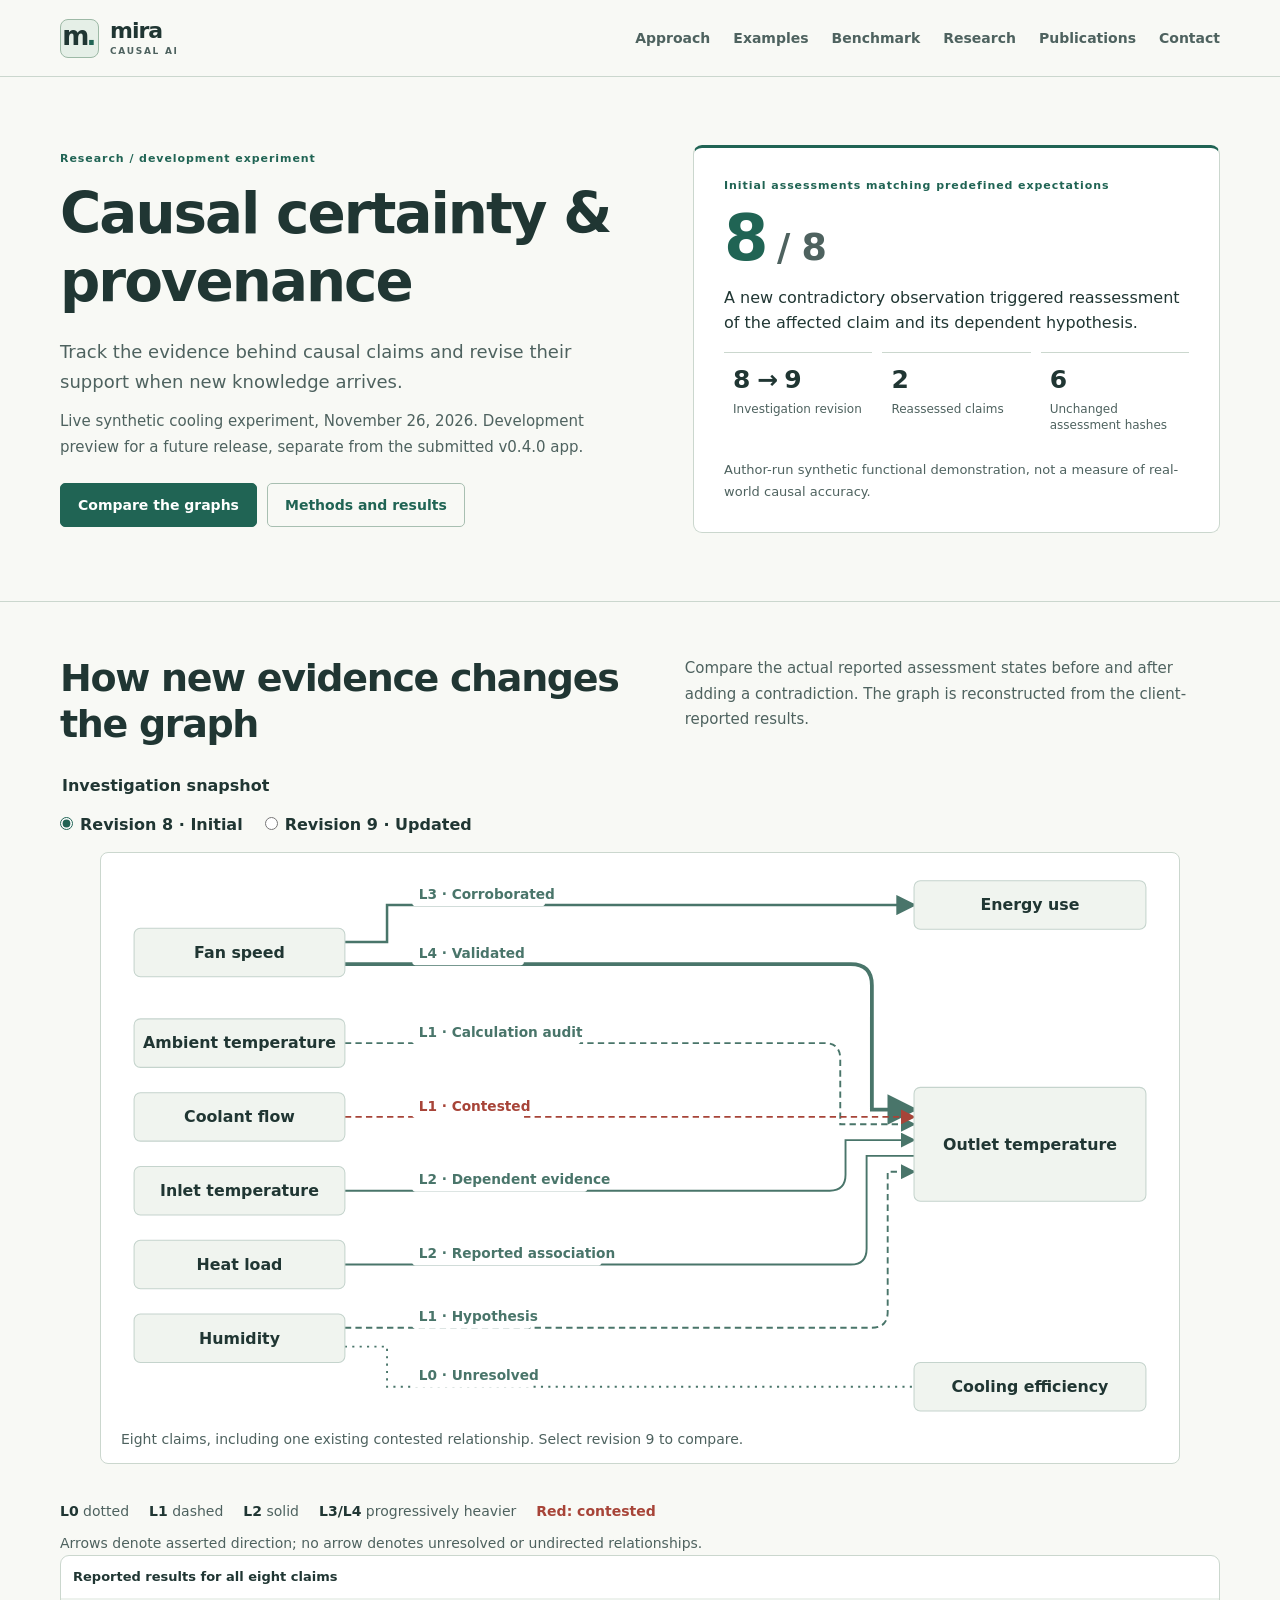
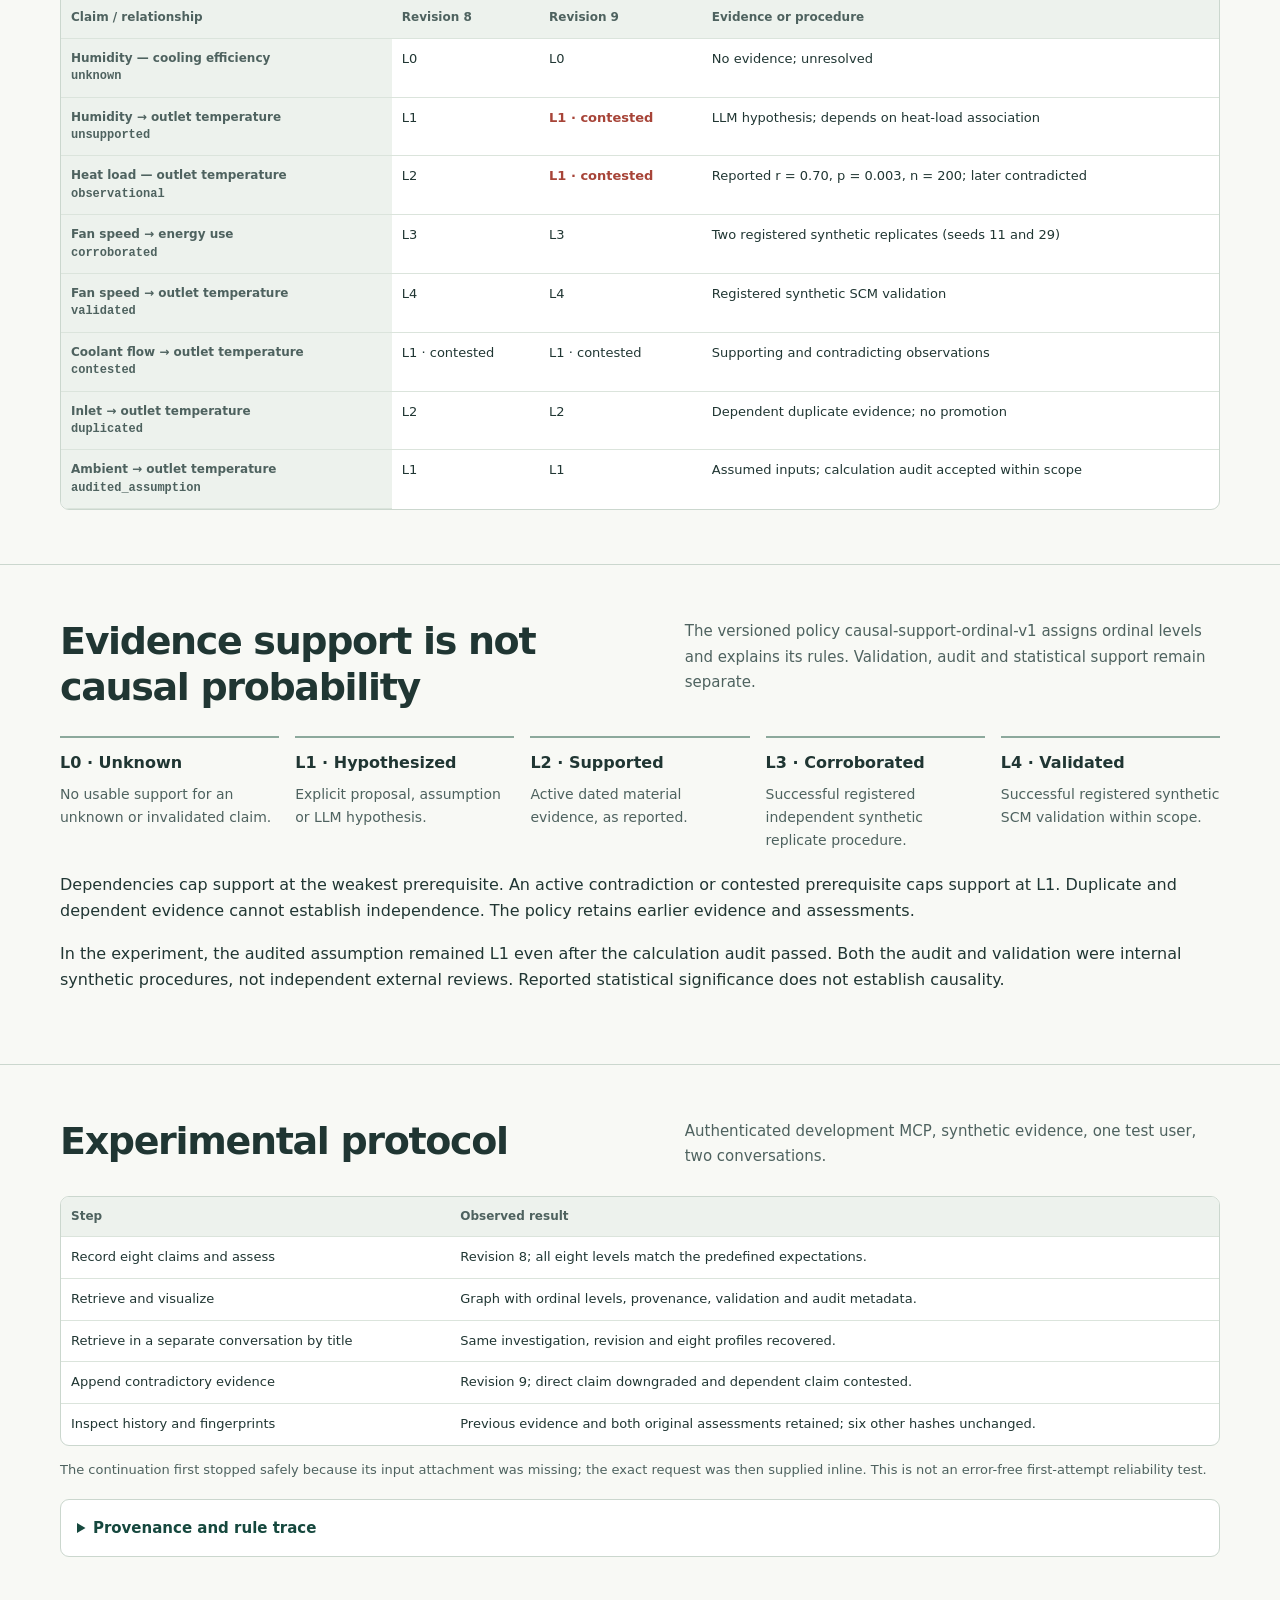
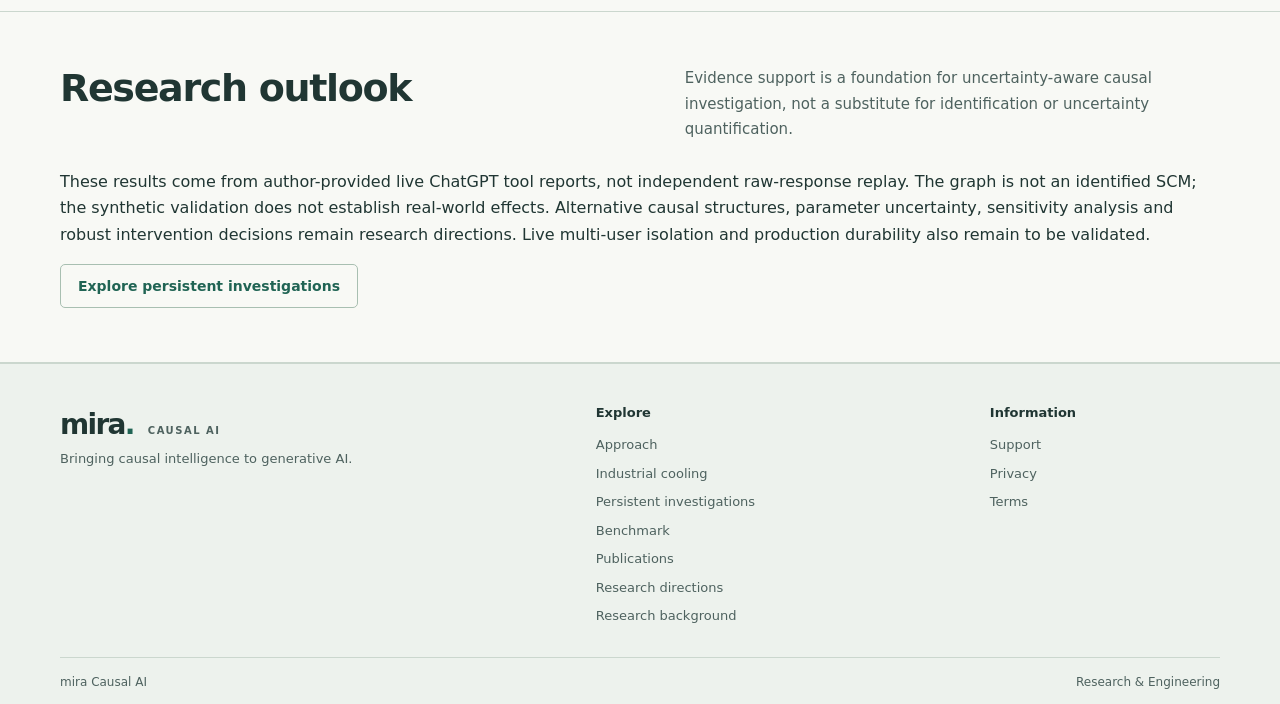
<file: certainty.html>
<!doctype html>
<html lang="en"><head>
<meta charset="utf-8"><meta name="viewport" content="width=device-width, initial-scale=1">
<meta name="description" content="Live synthetic demonstration of ordinal causal evidence support, provenance and revisioned reassessment in mira.">
<meta name="theme-color" content="#f8f9f5">
<title>Causal Certainty &amp; Provenance | mira Causal AI</title>
<link rel="canonical" href="https://ftamas77.github.io/mira-causal-ai-site/certainty.html">
<link rel="stylesheet" href="style.css?v=20261126b"><link rel="icon" type="image/svg+xml" href="favicon.svg">
<style>
.cert-switch{margin:20px 0;min-width:0;border:0;padding:0}.cert-switch legend{font-weight:650;margin-bottom:12px}.cert-switch input{accent-color:#206454;margin:0 7px 0 0}.cert-switch label{display:inline-block;margin:0 22px 14px 0;font-weight:600;cursor:pointer}.cert-graph{background:#fff;border:1px solid var(--line);border-radius:8px;padding:12px;overflow-x:auto}.cert-graph svg{display:block;width:100%;min-width:680px;height:auto}.cert-before,.cert-after{display:none}#cert-r8:checked~.cert-before,#cert-r9:checked~.cert-after{display:block}.cert-graph figcaption{padding:10px 8px 0;color:var(--muted);font-size:14px}.cert-change{color:#a74438;font-weight:650}.cert-legend{display:flex;flex-wrap:wrap;gap:8px 20px;font-size:14px;color:var(--muted);margin-top:12px}.cert-legend strong{color:#203633}.cert-policy{display:grid;grid-template-columns:repeat(5,minmax(0,1fr));gap:16px;margin:20px 0}.cert-policy div{border-top:2px solid #8ca99c;padding-top:12px}.cert-policy b{display:block;margin-bottom:6px}.cert-policy p{font-size:14px;margin:0;color:var(--muted)}@media(max-width:700px){.cert-policy{grid-template-columns:repeat(2,minmax(0,1fr))}}
</style></head><body class="subpage">
<a class="skip-link" href="#main">Skip to content</a>
  <header class="site-header">
    <div class="container header-inner">
      <a class="brand" href="./" aria-label="mira Causal AI homepage"><span class="brand-symbol" aria-hidden="true">m<span>.</span></span><span class="brand-name">mira <small>CAUSAL AI</small></span></a>
      <nav class="primary-nav" aria-label="Main navigation">
  <a href="./#research">Approach</a>
  <a href="./#example">Examples</a>
  <a href="benchmark.html">Benchmark</a>
  <a href="./#research-directions">Research</a>
  <a href="./#publications">Publications</a>
  <a href="https://github.com/FTamas77/mira-causal-ai-site/issues/new">Contact</a>
</nav>
    </div>
  </header>
  
<main id="main">
<section class="bench-hero"><div class="container bench-hero-inner">
<div><p class="eyebrow">Research / development experiment</p><h1>Causal certainty &amp; provenance</h1><p class="hero-lead">Track the evidence behind causal claims and revise their support when new knowledge arrives.</p><p class="body-muted">Live synthetic cooling experiment, November 26, 2026. Development preview for a future release, separate from the submitted v0.4.0 app.</p><div class="button-row"><a class="btn btn-primary" href="#comparison">Compare the graphs</a><a class="btn btn-ghost" href="#protocol">Methods and results</a></div></div>
<div class="hero-proof"><div class="proof-eyebrow">Initial assessments matching predefined expectations</div><div class="giant">8<span> / 8</span></div><p class="proof-caption">A new contradictory observation triggered reassessment of the affected claim and its dependent hypothesis.</p><div class="proof-mini"><div><b>8 → 9</b><span>Investigation revision</span></div><div><b>2</b><span>Reassessed claims</span></div><div><b>6</b><span>Unchanged assessment hashes</span></div></div><p class="bench-note">Author-run synthetic functional demonstration, not a measure of real-world causal accuracy.</p></div>
</div></section>
<section class="bench-block" id="comparison"><div class="container"><div class="bench-heading"><div><h2>How new evidence changes the graph</h2></div><p>Compare the actual reported assessment states before and after adding a contradiction. The graph is reconstructed from the client-reported results.</p></div>
<fieldset class="cert-switch"><legend>Investigation snapshot</legend><input type="radio" name="certainty-revision" id="cert-r8" checked><label for="cert-r8">Revision 8 · Initial</label><input type="radio" name="certainty-revision" id="cert-r9"><label for="cert-r9">Revision 9 · Updated</label>
<figure class="cert-graph cert-before" tabindex="0"><svg viewBox="0 0 1000 525" role="img" aria-labelledby="graph-before-title graph-before-desc" xmlns="http://www.w3.org/2000/svg"><title id="graph-before-title">Causal knowledge graph, revision 8</title><desc id="graph-before-desc">Initial evidence-support assessments for eight relationships. Unknown and undirected relationships have no arrow. Arrows for proposed claims are asserted directions, not established causal effects.</desc><defs><marker id="arrow-green-before" markerWidth="8" markerHeight="8" refX="7" refY="4" orient="auto"><path d="M0 0 L8 4 L0 8 Z" fill="#49756a"/></marker><marker id="arrow-red-before" markerWidth="8" markerHeight="8" refX="7" refY="4" orient="auto"><path d="M0 0 L8 4 L0 8 Z" fill="#a74438"/></marker></defs>
<path d="M220 73 H260 V38 H760" stroke="#49756a" stroke-width="2.4" stroke-dasharray="none" fill="none" marker-end="url(#arrow-green-before)"/><rect x="284" y="17" width="125.9" height="22" rx="3" fill="#fff"/><text x="290" y="32" font-size="13" font-weight="600" fill="#49756a">L3 · Corroborated</text>
<path d="M220 94 H700 Q720 94 720 114 V232 H760" stroke="#49756a" stroke-width="3.6" stroke-dasharray="none" fill="none" marker-end="url(#arrow-green-before)"/><rect x="284" y="73" width="105.8" height="22" rx="3" fill="#fff"/><text x="290" y="88" font-size="13" font-weight="600" fill="#49756a">L4 · Validated</text>
<path d="M220 169 H675 Q690 169 690 184 V246 H760" stroke="#49756a" stroke-width="1.8" stroke-dasharray="6 4" fill="none" marker-end="url(#arrow-green-before)"/><rect x="284" y="148" width="159.4" height="22" rx="3" fill="#fff"/><text x="290" y="163" font-size="13" font-weight="600" fill="#49756a">L1 · Calculation audit</text>
<path d="M220 239 H760" stroke="#a74438" stroke-width="1.8" stroke-dasharray="6 4" fill="none" marker-end="url(#arrow-red-before)"/><rect x="284" y="218" width="105.8" height="22" rx="3" fill="#fff"/><text x="290" y="233" font-size="13" font-weight="600" fill="#a74438">L1 · Contested</text>
<path d="M220 309 H680 Q695 309 695 294 V261 H760" stroke="#49756a" stroke-width="1.8" stroke-dasharray="none" fill="none" marker-end="url(#arrow-green-before)"/><rect x="284" y="288" width="166.1" height="22" rx="3" fill="#fff"/><text x="290" y="303" font-size="13" font-weight="600" fill="#49756a">L2 · Dependent evidence</text>
<path d="M220 379 H700 Q715 379 715 364 V276 H760" stroke="#49756a" stroke-width="1.8" stroke-dasharray="none" fill="none"/><rect x="284" y="358" width="179.5" height="22" rx="3" fill="#fff"/><text x="290" y="373" font-size="13" font-weight="600" fill="#49756a">L2 · Reported association</text>
<path d="M220 439 H720 Q735 439 735 424 V291 H760" stroke="#49756a" stroke-width="1.8" stroke-dasharray="6 4" fill="none" marker-end="url(#arrow-green-before)"/><rect x="284" y="418" width="112.5" height="22" rx="3" fill="#fff"/><text x="290" y="433" font-size="13" font-weight="600" fill="#49756a">L1 · Hypothesis</text>
<path d="M220 457 H260 V495 H760" stroke="#49756a" stroke-width="1.8" stroke-dasharray="2 5" fill="none"/><rect x="284" y="474" width="112.5" height="22" rx="3" fill="#fff"/><text x="290" y="489" font-size="13" font-weight="600" fill="#49756a">L0 · Unresolved</text>
<rect x="20" y="60" width="200" height="46" rx="6" fill="#f0f4ef" stroke="#c5d4cd"/><text x="120" y="88" text-anchor="middle" fill="#203633" font-size="15" font-weight="600">Fan speed</text><rect x="20" y="146" width="200" height="46" rx="6" fill="#f0f4ef" stroke="#c5d4cd"/><text x="120" y="174" text-anchor="middle" fill="#203633" font-size="15" font-weight="600">Ambient temperature</text><rect x="20" y="216" width="200" height="46" rx="6" fill="#f0f4ef" stroke="#c5d4cd"/><text x="120" y="244" text-anchor="middle" fill="#203633" font-size="15" font-weight="600">Coolant flow</text><rect x="20" y="286" width="200" height="46" rx="6" fill="#f0f4ef" stroke="#c5d4cd"/><text x="120" y="314" text-anchor="middle" fill="#203633" font-size="15" font-weight="600">Inlet temperature</text><rect x="20" y="356" width="200" height="46" rx="6" fill="#f0f4ef" stroke="#c5d4cd"/><text x="120" y="384" text-anchor="middle" fill="#203633" font-size="15" font-weight="600">Heat load</text><rect x="20" y="426" width="200" height="46" rx="6" fill="#f0f4ef" stroke="#c5d4cd"/><text x="120" y="454" text-anchor="middle" fill="#203633" font-size="15" font-weight="600">Humidity</text><rect x="760" y="15" width="220" height="46" rx="6" fill="#f0f4ef" stroke="#c5d4cd"/><text x="870" y="43" text-anchor="middle" fill="#203633" font-size="15" font-weight="600">Energy use</text>
<rect x="760" y="211" width="220" height="108" rx="6" fill="#f0f4ef" stroke="#c5d4cd"/><text x="870" y="270" text-anchor="middle" font-size="15" font-weight="600" fill="#203633">Outlet temperature</text><rect x="760" y="472" width="220" height="46" rx="6" fill="#f0f4ef" stroke="#c5d4cd"/><text x="870" y="500" text-anchor="middle" fill="#203633" font-size="15" font-weight="600">Cooling efficiency</text></svg><figcaption>Eight claims, including one existing contested relationship. Select revision 9 to compare.</figcaption></figure>
<figure class="cert-graph cert-after" tabindex="0"><svg viewBox="0 0 1000 525" role="img" aria-labelledby="graph-after-title graph-after-desc" xmlns="http://www.w3.org/2000/svg"><title id="graph-after-title">Causal knowledge graph, revision 9</title><desc id="graph-after-desc">The heat-load association is downgraded from L2 to L1 and contested; the dependent humidity hypothesis is also contested. Unknown and undirected relationships have no arrow. Arrows for proposed claims are asserted directions, not established causal effects.</desc><defs><marker id="arrow-green-after" markerWidth="8" markerHeight="8" refX="7" refY="4" orient="auto"><path d="M0 0 L8 4 L0 8 Z" fill="#49756a"/></marker><marker id="arrow-red-after" markerWidth="8" markerHeight="8" refX="7" refY="4" orient="auto"><path d="M0 0 L8 4 L0 8 Z" fill="#a74438"/></marker></defs>
<path d="M220 73 H260 V38 H760" stroke="#49756a" stroke-width="2.4" stroke-dasharray="none" fill="none" marker-end="url(#arrow-green-after)"/><rect x="284" y="17" width="125.9" height="22" rx="3" fill="#fff"/><text x="290" y="32" font-size="13" font-weight="600" fill="#49756a">L3 · Corroborated</text>
<path d="M220 94 H700 Q720 94 720 114 V232 H760" stroke="#49756a" stroke-width="3.6" stroke-dasharray="none" fill="none" marker-end="url(#arrow-green-after)"/><rect x="284" y="73" width="105.8" height="22" rx="3" fill="#fff"/><text x="290" y="88" font-size="13" font-weight="600" fill="#49756a">L4 · Validated</text>
<path d="M220 169 H675 Q690 169 690 184 V246 H760" stroke="#49756a" stroke-width="1.8" stroke-dasharray="6 4" fill="none" marker-end="url(#arrow-green-after)"/><rect x="284" y="148" width="159.4" height="22" rx="3" fill="#fff"/><text x="290" y="163" font-size="13" font-weight="600" fill="#49756a">L1 · Calculation audit</text>
<path d="M220 239 H760" stroke="#a74438" stroke-width="1.8" stroke-dasharray="6 4" fill="none" marker-end="url(#arrow-red-after)"/><rect x="284" y="218" width="105.8" height="22" rx="3" fill="#fff"/><text x="290" y="233" font-size="13" font-weight="600" fill="#a74438">L1 · Contested</text>
<path d="M220 309 H680 Q695 309 695 294 V261 H760" stroke="#49756a" stroke-width="1.8" stroke-dasharray="none" fill="none" marker-end="url(#arrow-green-after)"/><rect x="284" y="288" width="166.1" height="22" rx="3" fill="#fff"/><text x="290" y="303" font-size="13" font-weight="600" fill="#49756a">L2 · Dependent evidence</text>
<path d="M220 379 H700 Q715 379 715 364 V276 H760" stroke="#a74438" stroke-width="1.8" stroke-dasharray="6 4" fill="none"/><rect x="284" y="358" width="192.9" height="22" rx="3" fill="#fff"/><text x="290" y="373" font-size="13" font-weight="600" fill="#a74438">L2 → L1 · New contradiction</text>
<path d="M220 439 H720 Q735 439 735 424 V291 H760" stroke="#a74438" stroke-width="1.8" stroke-dasharray="6 4" fill="none" marker-end="url(#arrow-red-after)"/><rect x="284" y="418" width="246.5" height="22" rx="3" fill="#fff"/><text x="290" y="433" font-size="13" font-weight="600" fill="#a74438">L1 · Newly contested via dependency</text>
<path d="M220 457 H260 V495 H760" stroke="#49756a" stroke-width="1.8" stroke-dasharray="2 5" fill="none"/><rect x="284" y="474" width="112.5" height="22" rx="3" fill="#fff"/><text x="290" y="489" font-size="13" font-weight="600" fill="#49756a">L0 · Unresolved</text>
<rect x="20" y="60" width="200" height="46" rx="6" fill="#f0f4ef" stroke="#c5d4cd"/><text x="120" y="88" text-anchor="middle" fill="#203633" font-size="15" font-weight="600">Fan speed</text><rect x="20" y="146" width="200" height="46" rx="6" fill="#f0f4ef" stroke="#c5d4cd"/><text x="120" y="174" text-anchor="middle" fill="#203633" font-size="15" font-weight="600">Ambient temperature</text><rect x="20" y="216" width="200" height="46" rx="6" fill="#f0f4ef" stroke="#c5d4cd"/><text x="120" y="244" text-anchor="middle" fill="#203633" font-size="15" font-weight="600">Coolant flow</text><rect x="20" y="286" width="200" height="46" rx="6" fill="#f0f4ef" stroke="#c5d4cd"/><text x="120" y="314" text-anchor="middle" fill="#203633" font-size="15" font-weight="600">Inlet temperature</text><rect x="20" y="356" width="200" height="46" rx="6" fill="#f0f4ef" stroke="#c5d4cd"/><text x="120" y="384" text-anchor="middle" fill="#203633" font-size="15" font-weight="600">Heat load</text><rect x="20" y="426" width="200" height="46" rx="6" fill="#f0f4ef" stroke="#c5d4cd"/><text x="120" y="454" text-anchor="middle" fill="#203633" font-size="15" font-weight="600">Humidity</text><rect x="760" y="15" width="220" height="46" rx="6" fill="#f0f4ef" stroke="#c5d4cd"/><text x="870" y="43" text-anchor="middle" fill="#203633" font-size="15" font-weight="600">Energy use</text>
<rect x="760" y="211" width="220" height="108" rx="6" fill="#f0f4ef" stroke="#c5d4cd"/><text x="870" y="270" text-anchor="middle" font-size="15" font-weight="600" fill="#203633">Outlet temperature</text><rect x="760" y="472" width="220" height="46" rx="6" fill="#f0f4ef" stroke="#c5d4cd"/><text x="870" y="500" text-anchor="middle" fill="#203633" font-size="15" font-weight="600">Cooling efficiency</text></svg><figcaption>The heat-load association drops from L2 to L1. Its dependent humidity hypothesis becomes contested without changing level. Six assessment hashes remain unchanged.</figcaption></figure></fieldset>
<div class="cert-legend"><span><strong>L0</strong> dotted</span><span><strong>L1</strong> dashed</span><span><strong>L2</strong> solid</span><span><strong>L3/L4</strong> progressively heavier</span><span class="cert-change">Red: contested</span><span>Arrows denote asserted direction; no arrow denotes unresolved or undirected relationships.</span></div>
<div class="bench-table-wrap" tabindex="0" role="region" aria-label="Assessment comparison"><table class="bench-table"><caption>Reported results for all eight claims</caption><thead><tr><th scope="col">Claim / relationship</th><th scope="col">Revision 8</th><th scope="col">Revision 9</th><th scope="col">Evidence or procedure</th></tr></thead><tbody><tr><th scope="row">Humidity — cooling efficiency<br><small><code>unknown</code></small></th><td>L0</td><td>L0</td><td>No evidence; unresolved</td></tr><tr><th scope="row">Humidity → outlet temperature<br><small><code>unsupported</code></small></th><td>L1</td><td class="cert-change">L1 · contested</td><td>LLM hypothesis; depends on heat-load association</td></tr><tr><th scope="row">Heat load — outlet temperature<br><small><code>observational</code></small></th><td>L2</td><td class="cert-change">L1 · contested</td><td>Reported r = 0.70, p = 0.003, n = 200; later contradicted</td></tr><tr><th scope="row">Fan speed → energy use<br><small><code>corroborated</code></small></th><td>L3</td><td>L3</td><td>Two registered synthetic replicates (seeds 11 and 29)</td></tr><tr><th scope="row">Fan speed → outlet temperature<br><small><code>validated</code></small></th><td>L4</td><td>L4</td><td>Registered synthetic SCM validation</td></tr><tr><th scope="row">Coolant flow → outlet temperature<br><small><code>contested</code></small></th><td>L1 · contested</td><td>L1 · contested</td><td>Supporting and contradicting observations</td></tr><tr><th scope="row">Inlet → outlet temperature<br><small><code>duplicated</code></small></th><td>L2</td><td>L2</td><td>Dependent duplicate evidence; no promotion</td></tr><tr><th scope="row">Ambient → outlet temperature<br><small><code>audited_assumption</code></small></th><td>L1</td><td>L1</td><td>Assumed inputs; calculation audit accepted within scope</td></tr></tbody></table></div></div></section>
<section class="bench-block"><div class="container"><div class="bench-heading"><div><h2>Evidence support is not causal probability</h2></div><p>The versioned policy causal-support-ordinal-v1 assigns ordinal levels and explains its rules. Validation, audit and statistical support remain separate.</p></div><div class="cert-policy"><div><b>L0 · Unknown</b><p>No usable support for an unknown or invalidated claim.</p></div><div><b>L1 · Hypothesized</b><p>Explicit proposal, assumption or LLM hypothesis.</p></div><div><b>L2 · Supported</b><p>Active dated material evidence, as reported.</p></div><div><b>L3 · Corroborated</b><p>Successful registered independent synthetic replicate procedure.</p></div><div><b>L4 · Validated</b><p>Successful registered synthetic SCM validation within scope.</p></div></div><p>Dependencies cap support at the weakest prerequisite. An active contradiction or contested prerequisite caps support at L1. Duplicate and dependent evidence cannot establish independence. The policy retains earlier evidence and assessments.</p><p>In the experiment, the audited assumption remained L1 even after the calculation audit passed. Both the audit and validation were internal synthetic procedures, not independent external reviews. Reported statistical significance does not establish causality.</p></div></section>
<section class="bench-block" id="protocol"><div class="container"><div class="bench-heading"><div><h2>Experimental protocol</h2></div><p>Authenticated development MCP, synthetic evidence, one test user, two conversations.</p></div><div class="bench-table-wrap" tabindex="0" role="region" aria-label="Experimental protocol"><table class="bench-table"><thead><tr><th scope="col">Step</th><th scope="col">Observed result</th></tr></thead><tbody><tr><td>Record eight claims and assess</td><td>Revision 8; all eight levels match the predefined expectations.</td></tr><tr><td>Retrieve and visualize</td><td>Graph with ordinal levels, provenance, validation and audit metadata.</td></tr><tr><td>Retrieve in a separate conversation by title</td><td>Same investigation, revision and eight profiles recovered.</td></tr><tr><td>Append contradictory evidence</td><td>Revision 9; direct claim downgraded and dependent claim contested.</td></tr><tr><td>Inspect history and fingerprints</td><td>Previous evidence and both original assessments retained; six other hashes unchanged.</td></tr></tbody></table></div><p class="bench-note">The continuation first stopped safely because its input attachment was missing; the exact request was then supplied inline. This is not an error-free first-attempt reliability test.</p><details class="bench-details"><summary>Provenance and rule trace</summary><p>The original heat_analysis statistical result (r = 0.70, p = 0.003, n = 200) remains active alongside new_heat_counter, a synthetic contradictory observation addressing relationship existence. R1 and R2 recognize the proposal and reported material evidence; CONTESTED caps its support. DEPENDENCIES propagates contestation to the dependent LLM hypothesis. Both revised assessments appear at revision 9; the original assessments remain at revisions 2 and 3.</p><p>All evidence is synthetic, with source references under fixture:cooling/. The registered replicate inputs have distinct hashes; the duplicate evidence declares its dependency. The validation and audit procedures reproduced expected temperature pairs [38, 36] and [36, 34] in the supplied synthetic model.</p></details></div></section>
<section class="bench-block"><div class="container"><div class="bench-heading"><div><h2>Research outlook</h2></div><p>Evidence support is a foundation for uncertainty-aware causal investigation, not a substitute for identification or uncertainty quantification.</p></div><p>These results come from author-provided live ChatGPT tool reports, not independent raw-response replay. The graph is not an identified SCM; the synthetic validation does not establish real-world effects. Alternative causal structures, parameter uncertainty, sensitivity analysis and robust intervention decisions remain research directions. Live multi-user isolation and production durability also remain to be validated.</p><a class="btn btn-ghost" href="investigations.html">Explore persistent investigations</a></div></section>
</main><footer class="site-footer">
  <div class="container footer-main">
    <div><a class="footer-brand" href="./">mira<span>.</span> <small>CAUSAL AI</small></a><p>Bringing causal intelligence to generative AI.</p></div>
    <div class="footer-links"><span class="footer-label">Explore</span><a href="./#research">Approach</a><a href="demo.html#what-if">Industrial cooling</a><a href="investigations.html">Persistent investigations</a><a href="benchmark.html">Benchmark</a><a href="./#publications">Publications</a><a href="./#research-directions">Research directions</a><a href="./#expertise">Research background</a></div>
    <div class="footer-links"><span class="footer-label">Information</span><a href="support.html">Support</a><a href="privacy.html">Privacy</a><a href="terms.html">Terms</a></div>
  </div>
  <div class="container footer-bottom"><span>mira Causal AI</span><span>Research &amp; Engineering</span></div>
</footer>
</body></html>
</file>
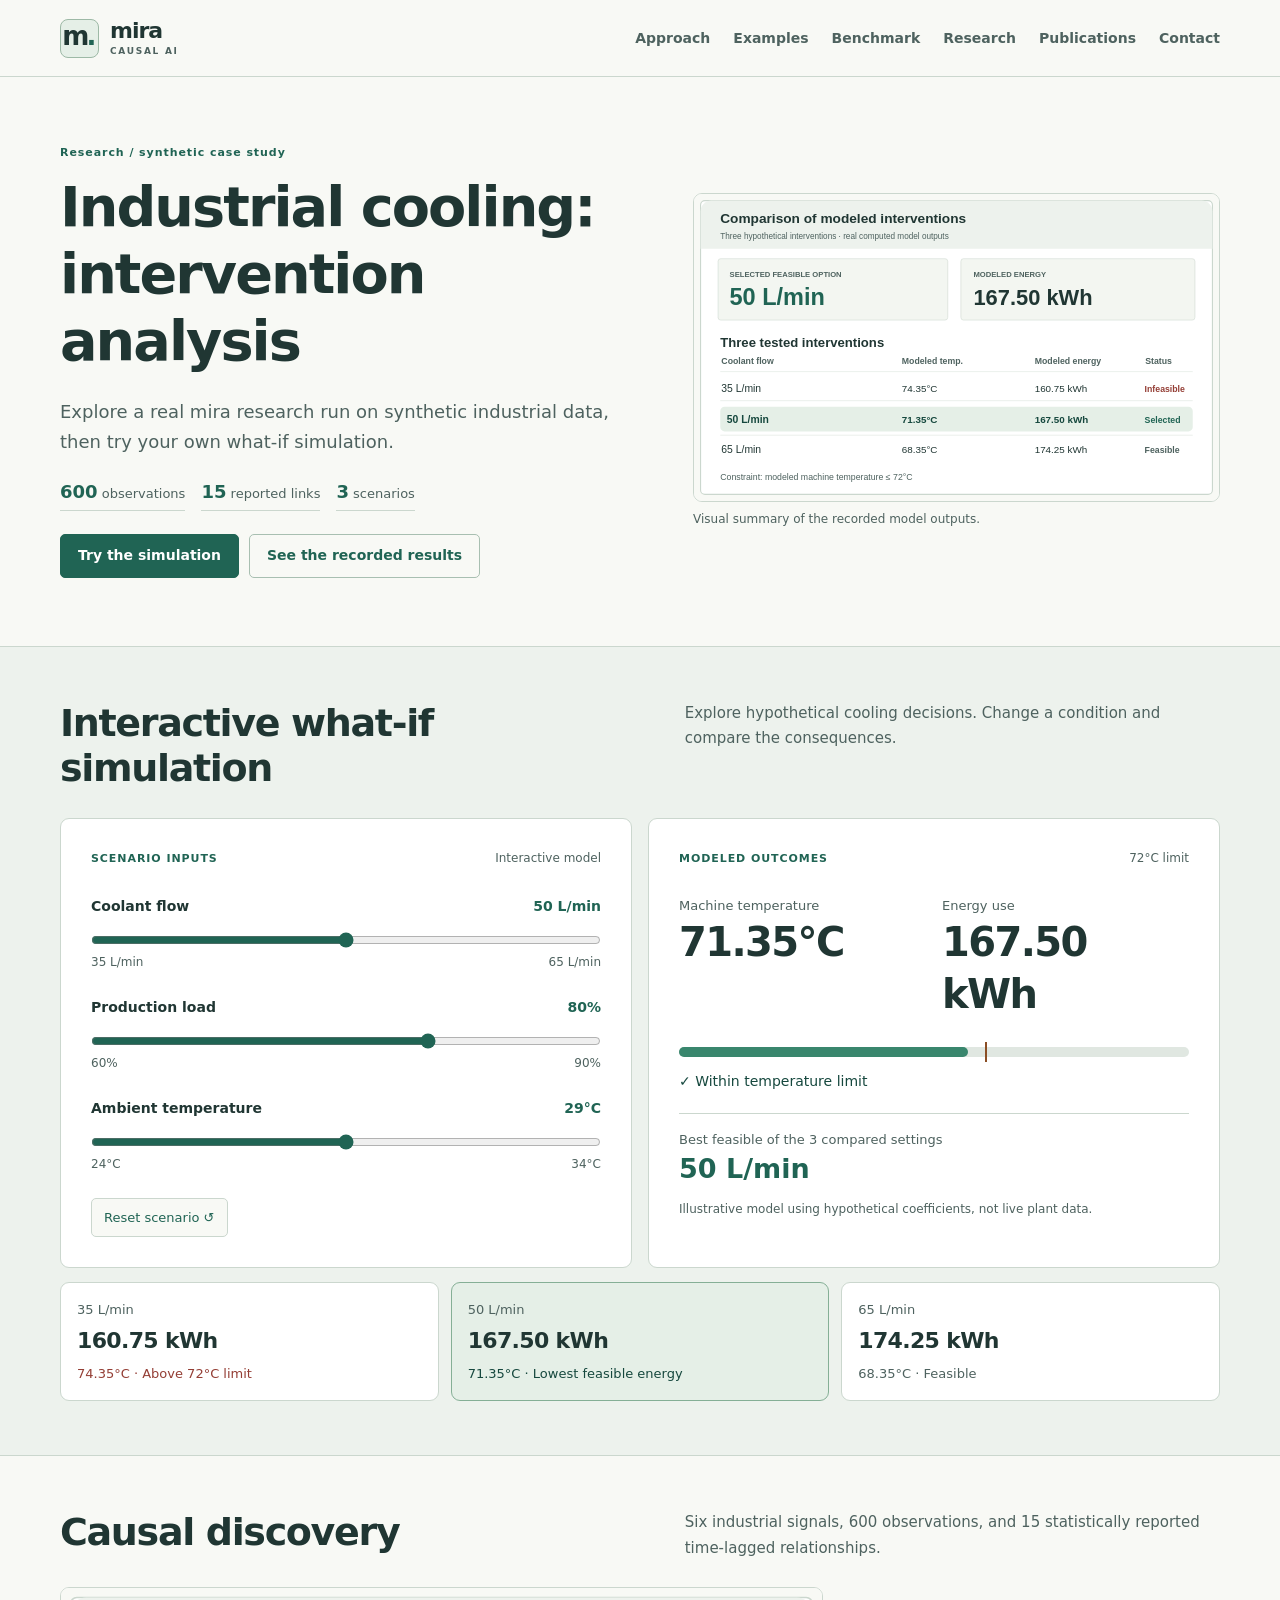
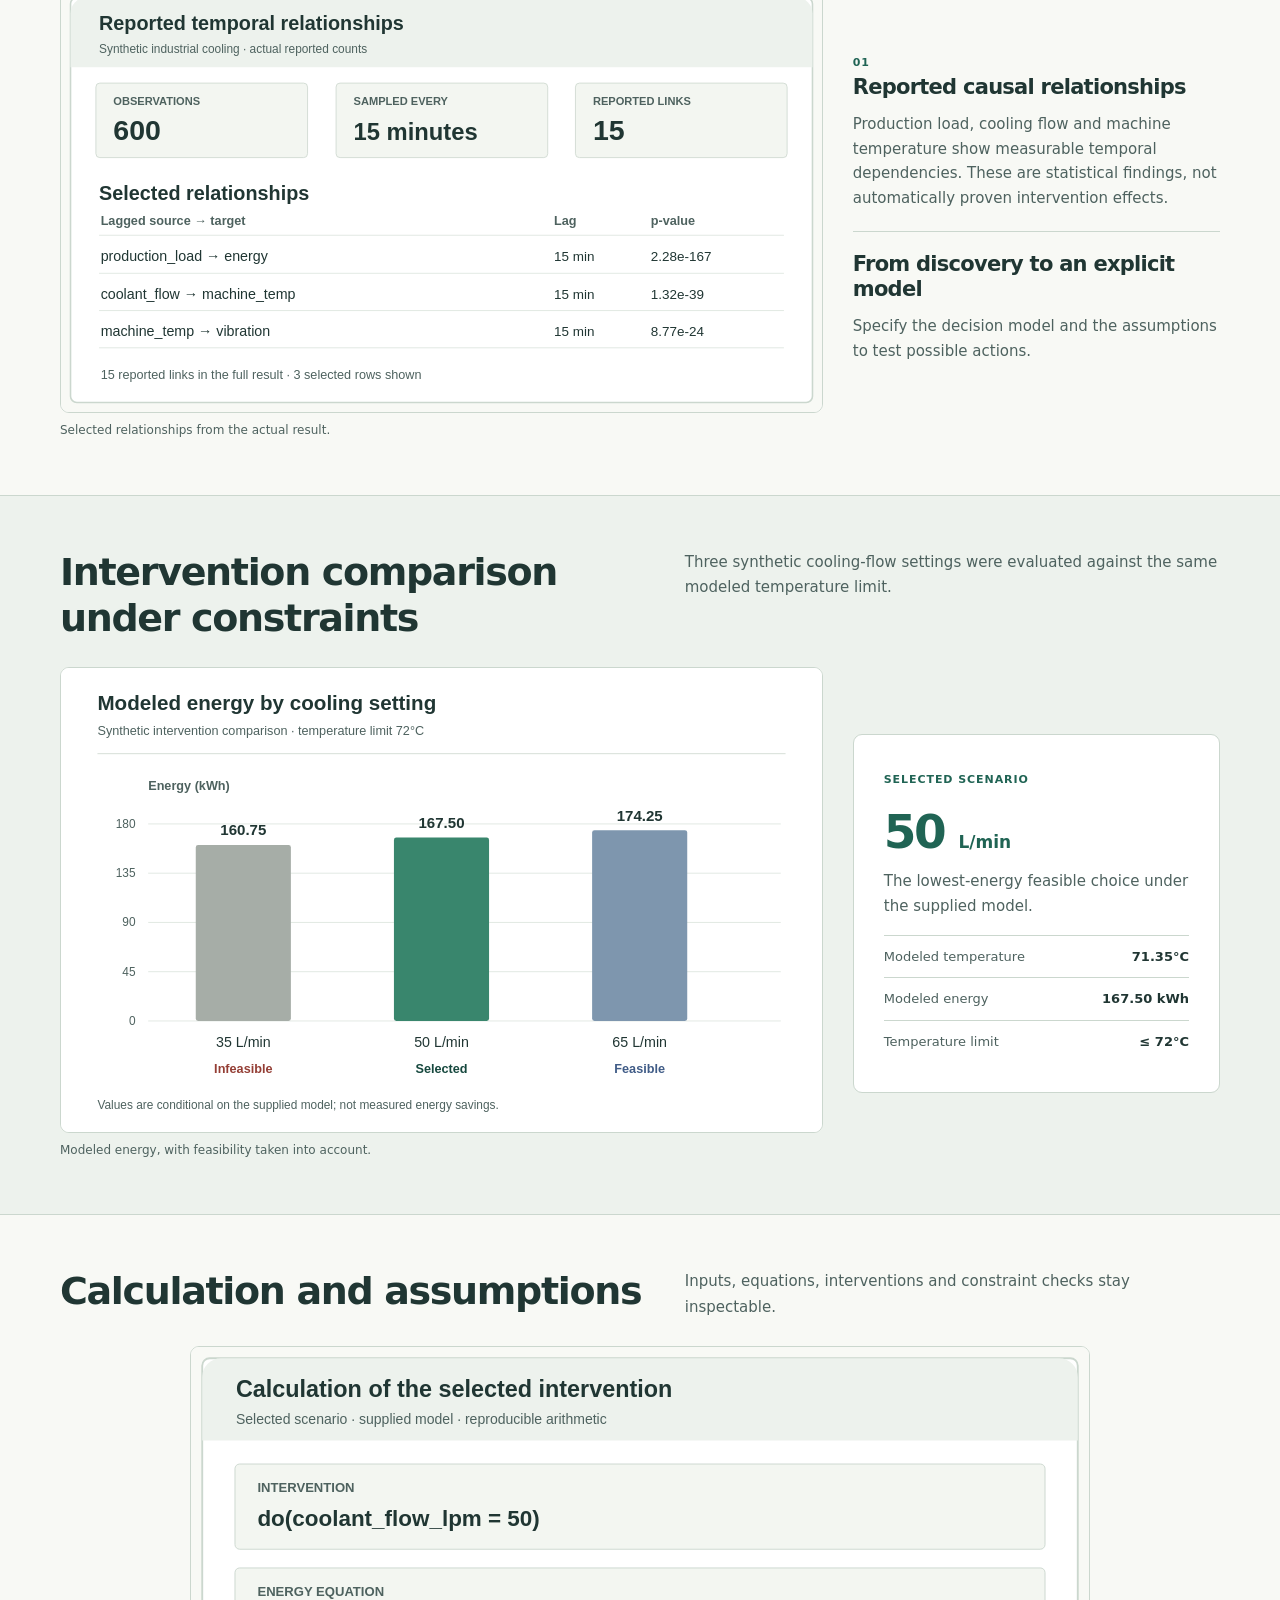
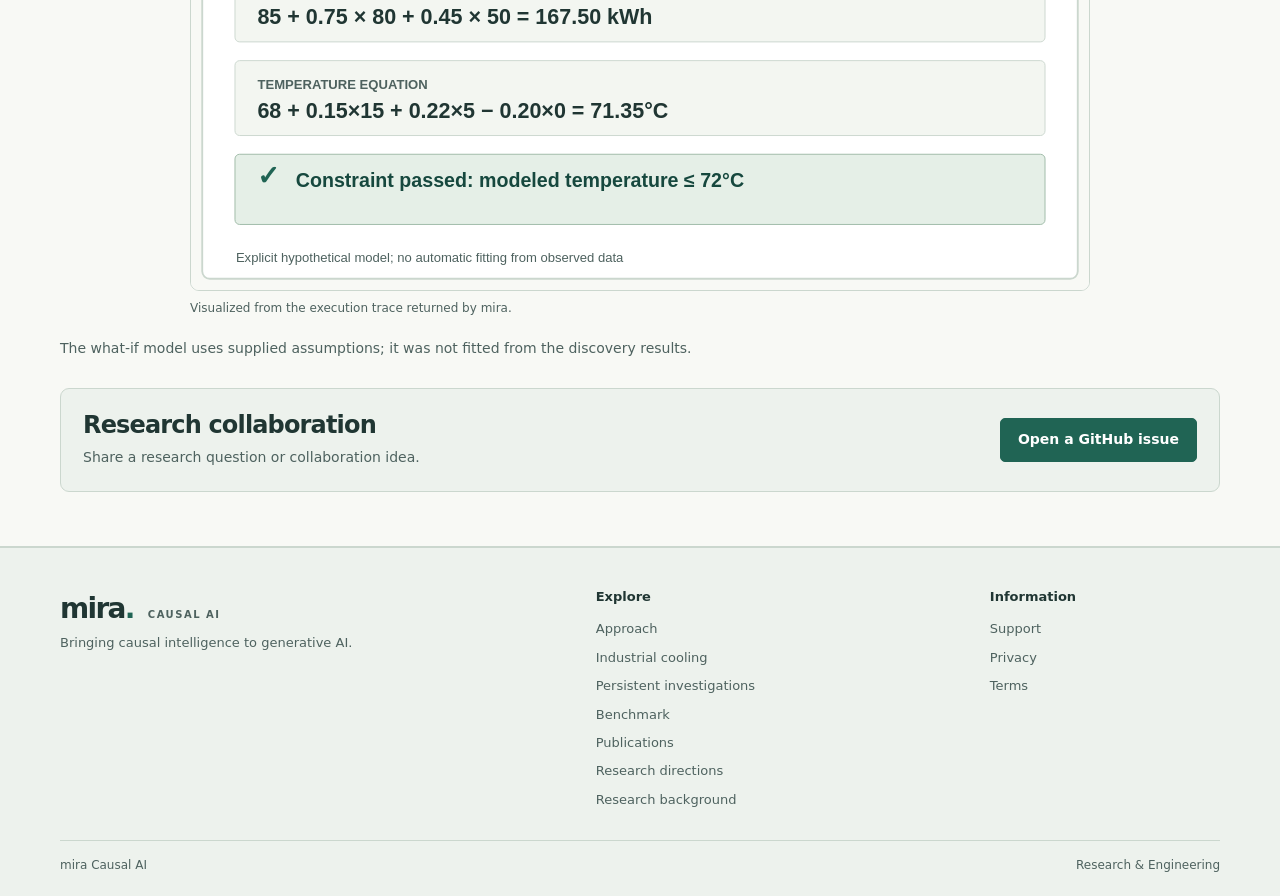
<file: demo.html>
<!doctype html>
<html lang="en">
<head>
  <meta charset="utf-8">
  <meta name="viewport" content="width=device-width, initial-scale=1">
  <meta name="description" content="See mira in action: a synthetic industrial cooling case with causal analysis, three modeled interventions and traceable decision results.">
  <meta name="theme-color" content="#f8f9f5">
  <title>Interactive what-if simulation | mira Causal AI</title>
  <link rel="canonical" href="https://ftamas77.github.io/mira-causal-ai-site/demo.html">
  <meta property="og:type" content="website">
  <meta property="og:site_name" content="mira Causal AI">
  <meta property="og:title" content="Interactive what-if simulation | mira Causal AI">
  <meta property="og:description" content="See mira in action: a synthetic industrial cooling case with causal analysis, three modeled interventions and traceable decision results.">
  <meta property="og:url" content="https://ftamas77.github.io/mira-causal-ai-site/demo.html">
  <meta name="twitter:card" content="summary">
  <link rel="stylesheet" href="style.css?v=20261126b">
  <script src="what-if.js" defer></script>
  <link rel="icon" type="image/svg+xml" href="favicon.svg">
</head>
<body class="subpage">
  <a class="skip-link" href="#main">Skip to content</a>
  <header class="site-header">
    <div class="container header-inner">
      <a class="brand" href="./" aria-label="mira Causal AI homepage"><span class="brand-symbol" aria-hidden="true">m<span>.</span></span><span class="brand-name">mira <small>CAUSAL AI</small></span></a>
      <nav class="primary-nav" aria-label="Main navigation">
  <a href="./#research">Approach</a>
  <a href="./#example">Examples</a>
  <a href="benchmark.html">Benchmark</a>
  <a href="./#research-directions">Research</a>
  <a href="./#publications">Publications</a>
  <a href="https://github.com/FTamas77/mira-causal-ai-site/issues/new">Contact</a>
</nav>
    </div>
  </header>
  <main id="main">
<section class="page-hero case-hero"><div class="container case-intro">
  <div><p class="eyebrow">Research / synthetic case study</p><h1>Industrial cooling: intervention analysis</h1>
  <p class="page-lead">Explore a real mira research run on synthetic industrial data, then try your own what-if simulation.</p>
  <div class="case-metrics"><span><b>600</b> observations</span><span><b>15</b> reported links</span><span><b>3</b> scenarios</span></div>
  <div class="button-row"><a class="btn btn-primary" href="#what-if">Try the simulation</a><a class="btn btn-ghost" href="#outcomes">See the recorded results</a></div></div>
  <figure class="case-lead-art"><img src="images/cooling-decisions.svg?v=20261126b" width="960" height="560" alt="Three real modeled outcomes: 35 liters per minute is infeasible, 50 liters per minute is selected, and 65 liters per minute is feasible but uses more energy." loading="eager" decoding="async"><figcaption>Visual summary of the recorded model outputs.</figcaption></figure>
</div></section>
<section class="section-block simulator-section" id="what-if">
<div class="container">
  <div class="section-heading">
    <div><h2>Interactive what-if simulation</h2></div>
    <p class="section-aside">Explore hypothetical cooling decisions. Change a condition and compare the consequences.</p>
  </div>
  <div class="simulator-shell">
    <div class="simulator-controls">
      <div class="simulator-panel-head"><span class="sim-mini">SCENARIO INPUTS</span><span class="sim-live">Interactive model</span></div>
      <div class="simulator-field"><div class="simulator-field-top"><label for="flowInput">Coolant flow</label><output id="flowValue" for="flowInput">50 L/min</output></div><input type="range" id="flowInput" min="35" max="65" step="15" value="50"><div class="simulator-range"><span>35 L/min</span><span>65 L/min</span></div></div>
      <div class="simulator-field"><div class="simulator-field-top"><label for="loadInput">Production load</label><output id="loadValue" for="loadInput">80%</output></div><input type="range" id="loadInput" min="60" max="90" step="5" value="80"><div class="simulator-range"><span>60%</span><span>90%</span></div></div>
      <div class="simulator-field"><div class="simulator-field-top"><label for="ambientInput">Ambient temperature</label><output id="ambientValue" for="ambientInput">29°C</output></div><input type="range" id="ambientInput" min="24" max="34" step="1" value="29"><div class="simulator-range"><span>24°C</span><span>34°C</span></div></div>
      <button class="simulator-reset" id="simReset" type="button">Reset scenario ↺</button>
    </div>
    <div class="simulator-readout">
      <div class="simulator-panel-head"><span class="sim-mini">MODELED OUTCOMES</span><span class="sim-hypothesis">72°C limit</span></div>
      <div class="simulator-readout-grid">
        <div><span>Machine temperature</span><strong id="simTemp">71.35°C</strong></div>
        <div><span>Energy use</span><strong id="simEnergy">167.50 kWh</strong></div>
      </div>
      <div class="sim-thermometer"><div class="sim-temp-bar" id="simTempBar" style="width:56.75%"></div><span class="sim-temp-limit"></span></div>
      <div class="simulator-verdict" id="simVerdict" role="status" aria-live="polite">✓ Within temperature limit</div>
      <div class="simulator-best"><span>Best feasible of the 3 compared settings</span><strong id="simRecommendation" aria-live="polite">50 L/min</strong></div>
      <p class="simulator-hint">Illustrative model using hypothetical coefficients, not live plant data.</p>
    </div>
  </div>
  <div class="simulator-scenarios" aria-label="Comparison of three coolant flow options">
    <div class="sim-option" id="option35"><span>35 L/min</span><strong id="option35Energy">160.75 kWh</strong><small id="option35Temp">74.35°C · Above limit</small></div>
    <div class="sim-option best" id="option50"><span>50 L/min</span><strong id="option50Energy">167.50 kWh</strong><small id="option50Temp">71.35°C · Recommended</small></div>
    <div class="sim-option" id="option65"><span>65 L/min</span><strong id="option65Energy">174.25 kWh</strong><small id="option65Temp">68.35°C · Feasible</small></div>
  </div>
</div>
</section>
<section class="section-block case-section"><div class="container">
 <div class="section-heading"><div><h2>Causal discovery</h2></div><p class="section-aside">Six industrial signals, 600 observations, and 15 statistically reported time-lagged relationships.</p></div>
 <div class="case-visual-pair">
  <figure class="case-visual"><img src="images/cooling-analysis.svg?v=20261126b" width="960" height="535" alt="A visualization of the reported analysis: 600 observations sampled every 15 minutes with 15 temporal relationships; three representative links and p-values are shown." loading="lazy" decoding="async"><figcaption>Selected relationships from the actual result.</figcaption></figure>
  <div class="case-explanation"><span class="case-step">01</span><h3>Reported causal relationships</h3><p>Production load, cooling flow and machine temperature show measurable temporal dependencies. These are statistical findings, not automatically proven intervention effects.</p><span class="case-divider"></span><h3>From discovery to an explicit model</h3><p>Specify the decision model and the assumptions to test possible actions.</p></div>
 </div>
</div></section>
<section class="section-block case-section case-feature" id="outcomes"><div class="container">
 <div class="section-heading"><div><h2>Intervention comparison under constraints</h2></div><p class="section-aside">Three synthetic cooling-flow settings were evaluated against the same modeled temperature limit.</p></div>
 <div class="case-visual-pair">
  <figure class="case-visual"><img src="images/cooling-chart.svg?v=20261126b" width="960" height="585" alt="Modeled energy across coolant-flow scenarios: 35 liters per minute 160.75 kilowatt hours but infeasible; 50 liters per minute 167.50 selected; 65 liters per minute 174.25 feasible." loading="lazy" decoding="async"><figcaption>Modeled energy, with feasibility taken into account.</figcaption></figure>
  <div class="case-result">
    <span class="case-step">SELECTED SCENARIO</span>
    <strong>50 <small>L/min</small></strong>
    <p>The lowest-energy <em>feasible</em> choice under the supplied model.</p>
    <div class="case-result-line"><span>Modeled temperature</span><b>71.35°C</b></div>
    <div class="case-result-line"><span>Modeled energy</span><b>167.50 kWh</b></div>
    <div class="case-result-line"><span>Temperature limit</span><b>≤ 72°C</b></div>
  </div>
 </div>
</div></section>
<section class="section-block case-section"><div class="container">
 <div class="section-heading"><div><h2>Calculation and assumptions</h2></div><p class="section-aside">Inputs, equations, interventions and constraint checks stay inspectable.</p></div>
 <figure class="case-trace"><img src="images/cooling-trace.svg?v=20261126b" width="960" height="580" alt="The computation trace for 50 liters per minute: intervention do(coolant_flow_lpm equals 50); modeled energy 167.50 kilowatt hours, temperature 71.35 degrees Celsius, temperature constraint passed." loading="lazy" decoding="async"><figcaption>Visualized from the execution trace returned by mira.</figcaption></figure>
 <p class="case-note">The what-if model uses supplied assumptions; it was not fitted from the discovery results.</p>
 <div class="page-cta"><div><h2>Research collaboration</h2><p>Share a research question or collaboration idea.</p></div><a class="btn btn-primary" href="https://github.com/FTamas77/mira-causal-ai-site/issues/new">Open a GitHub issue</a></div>
</div></section>
</main>
  <footer class="site-footer">
  <div class="container footer-main">
    <div><a class="footer-brand" href="./">mira<span>.</span> <small>CAUSAL AI</small></a><p>Bringing causal intelligence to generative AI.</p></div>
    <div class="footer-links"><span class="footer-label">Explore</span><a href="./#research">Approach</a><a href="demo.html#what-if">Industrial cooling</a><a href="investigations.html">Persistent investigations</a><a href="benchmark.html">Benchmark</a><a href="./#publications">Publications</a><a href="./#research-directions">Research directions</a><a href="./#expertise">Research background</a></div>
    <div class="footer-links"><span class="footer-label">Information</span><a href="support.html">Support</a><a href="privacy.html">Privacy</a><a href="terms.html">Terms</a></div>
  </div>
  <div class="container footer-bottom"><span>mira Causal AI</span><span>Research &amp; Engineering</span></div>
</footer>
</body>
</html>
</file>
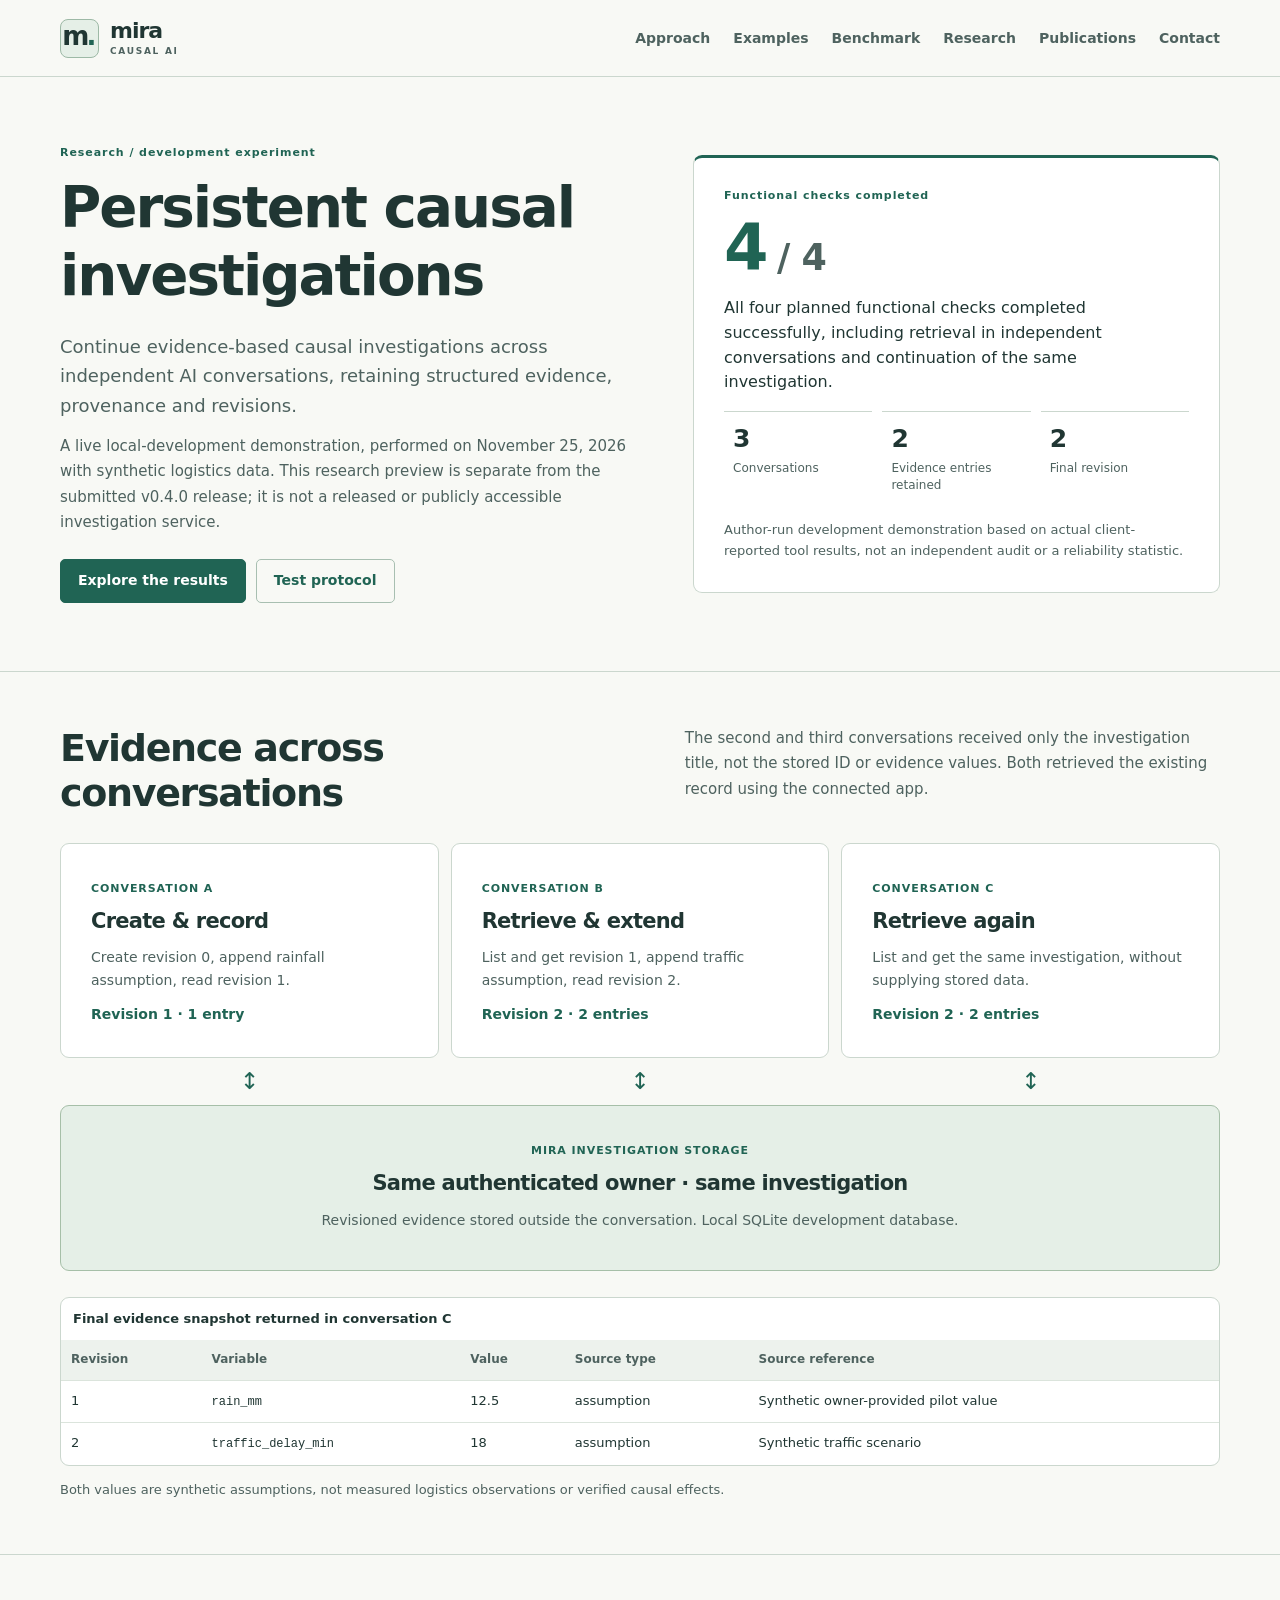
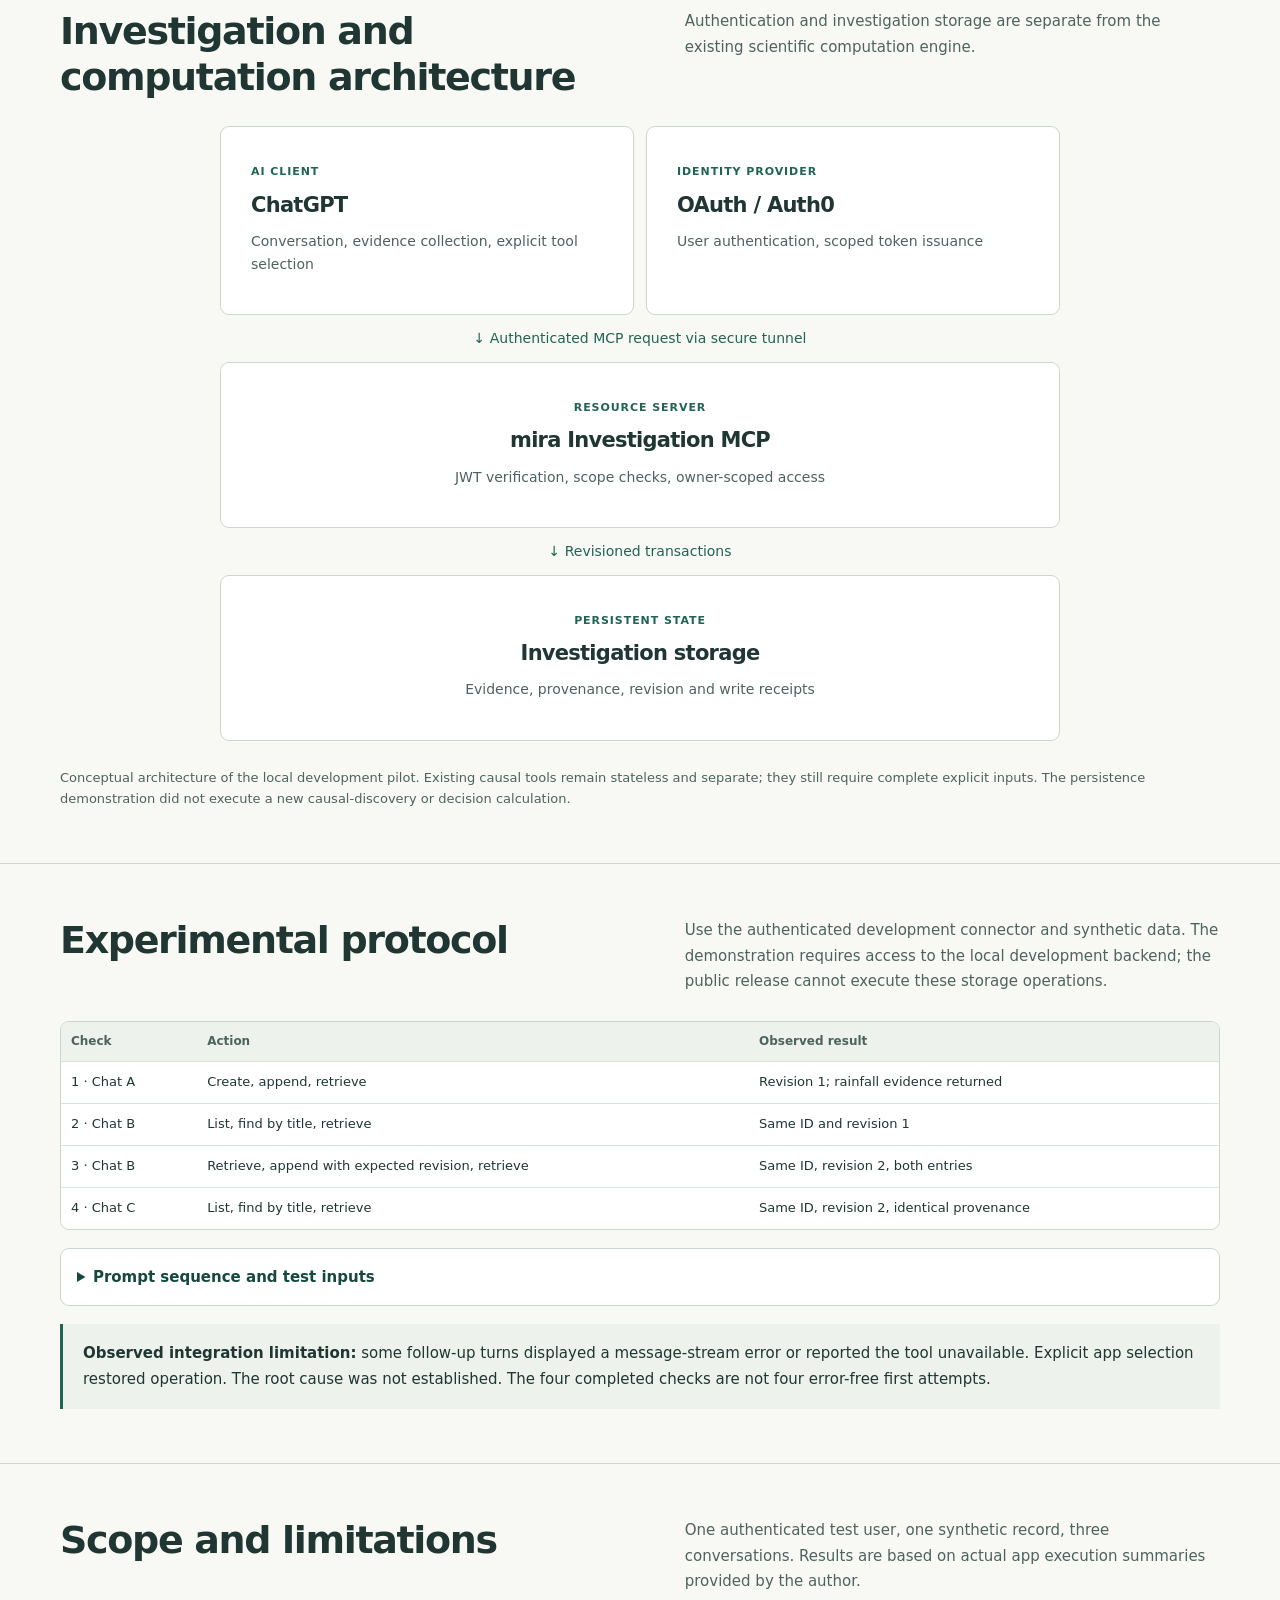
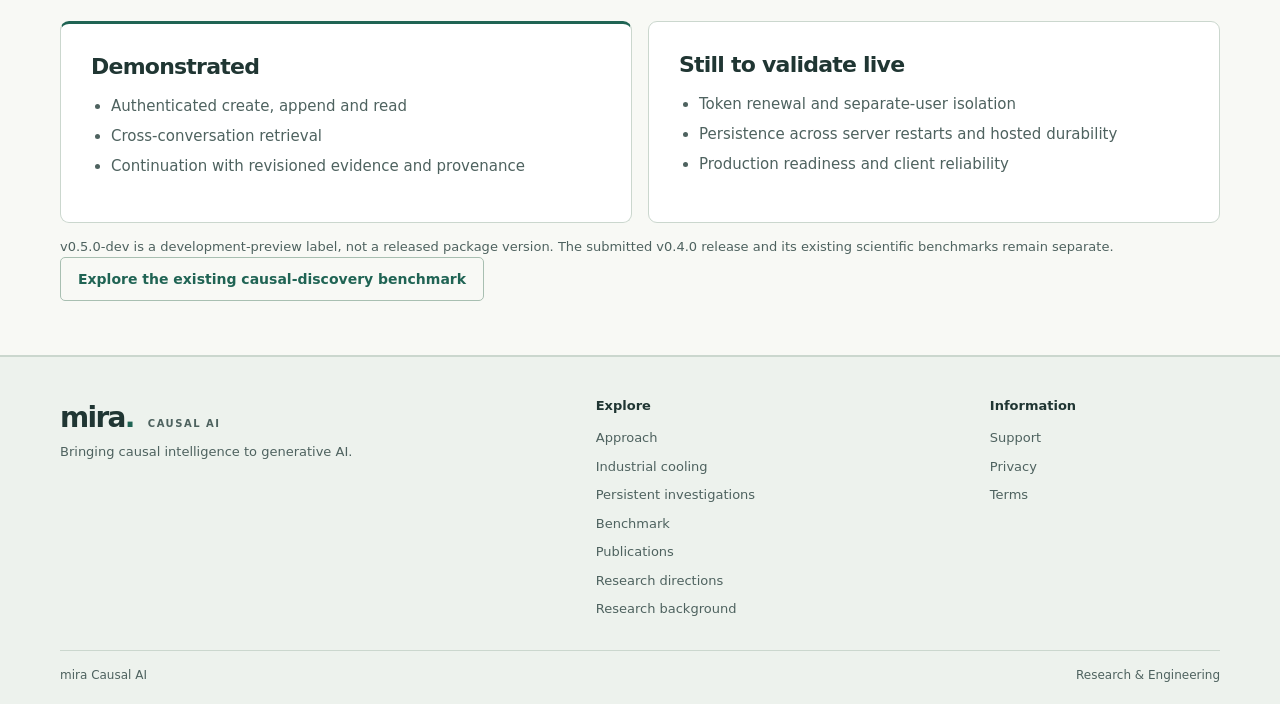
<file: investigations.html>
<!doctype html>
<html lang="en"><head>
<meta charset="utf-8"><meta name="viewport" content="width=device-width, initial-scale=1">
<meta name="description" content="Development preview of authenticated persistent causal investigations: a live synthetic logistics demonstration across three ChatGPT conversations.">
<meta name="theme-color" content="#f8f9f5">
<title>Persistent Causal Investigations | mira Causal AI development preview</title>
<link rel="canonical" href="https://ftamas77.github.io/mira-causal-ai-site/investigations.html">
<link rel="stylesheet" href="style.css?v=20261126b"><link rel="icon" type="image/svg+xml" href="favicon.svg">
</head><body class="subpage">
<a class="skip-link" href="#main">Skip to content</a>
  <header class="site-header">
    <div class="container header-inner">
      <a class="brand" href="./" aria-label="mira Causal AI homepage"><span class="brand-symbol" aria-hidden="true">m<span>.</span></span><span class="brand-name">mira <small>CAUSAL AI</small></span></a>
      <nav class="primary-nav" aria-label="Main navigation">
  <a href="./#research">Approach</a>
  <a href="./#example">Examples</a>
  <a href="benchmark.html">Benchmark</a>
  <a href="./#research-directions">Research</a>
  <a href="./#publications">Publications</a>
  <a href="https://github.com/FTamas77/mira-causal-ai-site/issues/new">Contact</a>
</nav>
    </div>
  </header>
  
<main id="main">
<section class="bench-hero"><div class="container bench-hero-inner">
<div><p class="eyebrow">Research / development experiment</p><h1>Persistent causal investigations</h1><p class="hero-lead">Continue evidence-based causal investigations across independent AI conversations, retaining structured evidence, provenance and revisions.</p><p class="body-muted">A live local-development demonstration, performed on November 25, 2026 with synthetic logistics data. This research preview is separate from the submitted v0.4.0 release; it is not a released or publicly accessible investigation service.</p><div class="button-row"><a class="btn btn-primary" href="#results">Explore the results</a><a class="btn btn-ghost" href="#protocol">Test protocol</a></div></div>
<div class="hero-proof"><div class="proof-eyebrow">Functional checks completed</div><div class="giant">4<span> / 4</span></div><p class="proof-caption">All four planned functional checks completed successfully, including retrieval in independent conversations and continuation of the same investigation.</p><div class="proof-mini"><div><b>3</b><span>Conversations</span></div><div><b>2</b><span>Evidence entries retained</span></div><div><b>2</b><span>Final revision</span></div></div><p class="bench-note">Author-run development demonstration based on actual client-reported tool results, not an independent audit or a reliability statistic.</p></div>
</div></section>
<section class="bench-block" id="results"><div class="container">
<div class="bench-heading"><div><h2>Evidence across conversations</h2></div><p>The second and third conversations received only the investigation title, not the stored ID or evidence values. Both retrieved the existing record using the connected app.</p></div>
<div class="inv-flow" aria-label="Three conversations share the same investigation">
<article class="inv-node"><span class="label">CONVERSATION A</span><h3>Create &amp; record</h3><p>Create revision 0, append rainfall assumption, read revision 1.</p><strong>Revision 1 · 1 entry</strong></article>
<article class="inv-node"><span class="label">CONVERSATION B</span><h3>Retrieve &amp; extend</h3><p>List and get revision 1, append traffic assumption, read revision 2.</p><strong>Revision 2 · 2 entries</strong></article>
<article class="inv-node"><span class="label">CONVERSATION C</span><h3>Retrieve again</h3><p>List and get the same investigation, without supplying stored data.</p><strong>Revision 2 · 2 entries</strong></article>
<div class="inv-connector" aria-hidden="true">↕</div><div class="inv-connector" aria-hidden="true">↕</div><div class="inv-connector" aria-hidden="true">↕</div>
<div class="inv-store"><span class="label">MIRA INVESTIGATION STORAGE</span><h3>Same authenticated owner · same investigation</h3><p>Revisioned evidence stored outside the conversation. Local SQLite development database.</p></div></div>
<div class="bench-table-wrap" tabindex="0" role="region" aria-label="Scrollable research results table"><table class="bench-table"><caption>Final evidence snapshot returned in conversation C</caption><thead><tr><th scope="col">Revision</th><th scope="col">Variable</th><th scope="col">Value</th><th scope="col">Source type</th><th scope="col">Source reference</th></tr></thead><tbody><tr><td>1</td><td><code>rain_mm</code></td><td>12.5</td><td>assumption</td><td>Synthetic owner-provided pilot value</td></tr><tr><td>2</td><td><code>traffic_delay_min</code></td><td>18</td><td>assumption</td><td>Synthetic traffic scenario</td></tr></tbody></table></div>
<p class="bench-note">Both values are synthetic assumptions, not measured logistics observations or verified causal effects.</p>
</div></section>
<section class="bench-block" id="architecture"><div class="container"><div class="bench-heading"><div><h2>Investigation and computation architecture</h2></div><p>Authentication and investigation storage are separate from the existing scientific computation engine.</p></div>
<div class="inv-architecture"><div class="inv-node"><span class="label">AI CLIENT</span><h3>ChatGPT</h3><p>Conversation, evidence collection, explicit tool selection</p></div><div class="inv-node"><span class="label">IDENTITY PROVIDER</span><h3>OAuth / Auth0</h3><p>User authentication, scoped token issuance</p></div><div class="inv-wide inv-arrow">↓ Authenticated MCP request via secure tunnel</div><div class="inv-node inv-wide"><span class="label">RESOURCE SERVER</span><h3>mira Investigation MCP</h3><p>JWT verification, scope checks, owner-scoped access</p></div><div class="inv-wide inv-arrow">↓ Revisioned transactions</div><div class="inv-node inv-wide"><span class="label">PERSISTENT STATE</span><h3>Investigation storage</h3><p>Evidence, provenance, revision and write receipts</p></div></div>
<p class="bench-note">Conceptual architecture of the local development pilot. Existing causal tools remain stateless and separate; they still require complete explicit inputs. The persistence demonstration did not execute a new causal-discovery or decision calculation.</p></div></section>
<section class="bench-block" id="protocol"><div class="container"><div class="bench-heading"><div><h2>Experimental protocol</h2></div><p>Use the authenticated development connector and synthetic data. The demonstration requires access to the local development backend; the public release cannot execute these storage operations.</p></div>
<div class="bench-table-wrap" tabindex="0" role="region" aria-label="Scrollable research results table"><table class="bench-table"><thead><tr><th scope="col">Check</th><th scope="col">Action</th><th scope="col">Observed result</th></tr></thead><tbody><tr><td>1 · Chat A</td><td>Create, append, retrieve</td><td>Revision 1; rainfall evidence returned</td></tr><tr><td>2 · Chat B</td><td>List, find by title, retrieve</td><td>Same ID and revision 1</td></tr><tr><td>3 · Chat B</td><td>Retrieve, append with expected revision, retrieve</td><td>Same ID, revision 2, both entries</td></tr><tr><td>4 · Chat C</td><td>List, find by title, retrieve</td><td>Same ID, revision 2, identical provenance</td></tr></tbody></table></div>
<details class="bench-details"><summary>Prompt sequence and test inputs</summary><ol><li>In a new chat, create “Synthetic logistics pilot” with a fresh idempotency key. Append rain_mm = 12.5, source_type assumption, source_ref “Synthetic owner-provided pilot value” using the returned ID and revision. Read the record.</li><li>In another chat, explicitly select the app, list investigations and retrieve “Synthetic logistics pilot” by title. Report the actual ID, revision and evidence without using chat history.</li><li>In the same chat, explicitly select the app again. Append traffic_delay_min = 18, source_type assumption, source_ref “Synthetic traffic scenario” using a new idempotency key and current revision. Retrieve the record.</li><li>In a third chat, explicitly select the app, list and retrieve by title only. Report revision and evidence without modification.</li></ol></details>
<div class="bench-diff"><b>Observed integration limitation:</b> some follow-up turns displayed a message-stream error or reported the tool unavailable. Explicit app selection restored operation. The root cause was not established. The four completed checks are not four error-free first attempts.</div>
</div></section>
<section class="bench-block"><div class="container"><div class="bench-heading"><div><h2>Scope and limitations</h2></div><p>One authenticated test user, one synthetic record, three conversations. Results are based on actual app execution summaries provided by the author.</p></div><div class="bench-grid"><article class="bench-panel highlight"><h3>Demonstrated</h3><ul><li>Authenticated create, append and read</li><li>Cross-conversation retrieval</li><li>Continuation with revisioned evidence and provenance</li></ul></article><article class="bench-panel"><h3>Still to validate live</h3><ul><li>Token renewal and separate-user isolation</li><li>Persistence across server restarts and hosted durability</li><li>Production readiness and client reliability</li></ul></article></div><p class="bench-note">v0.5.0-dev is a development-preview label, not a released package version. The submitted v0.4.0 release and its existing scientific benchmarks remain separate.</p><a class="btn btn-ghost" href="benchmark.html">Explore the existing causal-discovery benchmark</a></div></section>
</main><footer class="site-footer">
  <div class="container footer-main">
    <div><a class="footer-brand" href="./">mira<span>.</span> <small>CAUSAL AI</small></a><p>Bringing causal intelligence to generative AI.</p></div>
    <div class="footer-links"><span class="footer-label">Explore</span><a href="./#research">Approach</a><a href="demo.html#what-if">Industrial cooling</a><a href="investigations.html">Persistent investigations</a><a href="benchmark.html">Benchmark</a><a href="./#publications">Publications</a><a href="./#research-directions">Research directions</a><a href="./#expertise">Research background</a></div>
    <div class="footer-links"><span class="footer-label">Information</span><a href="support.html">Support</a><a href="privacy.html">Privacy</a><a href="terms.html">Terms</a></div>
  </div>
  <div class="container footer-bottom"><span>mira Causal AI</span><span>Research &amp; Engineering</span></div>
</footer>
</body></html>
</file>
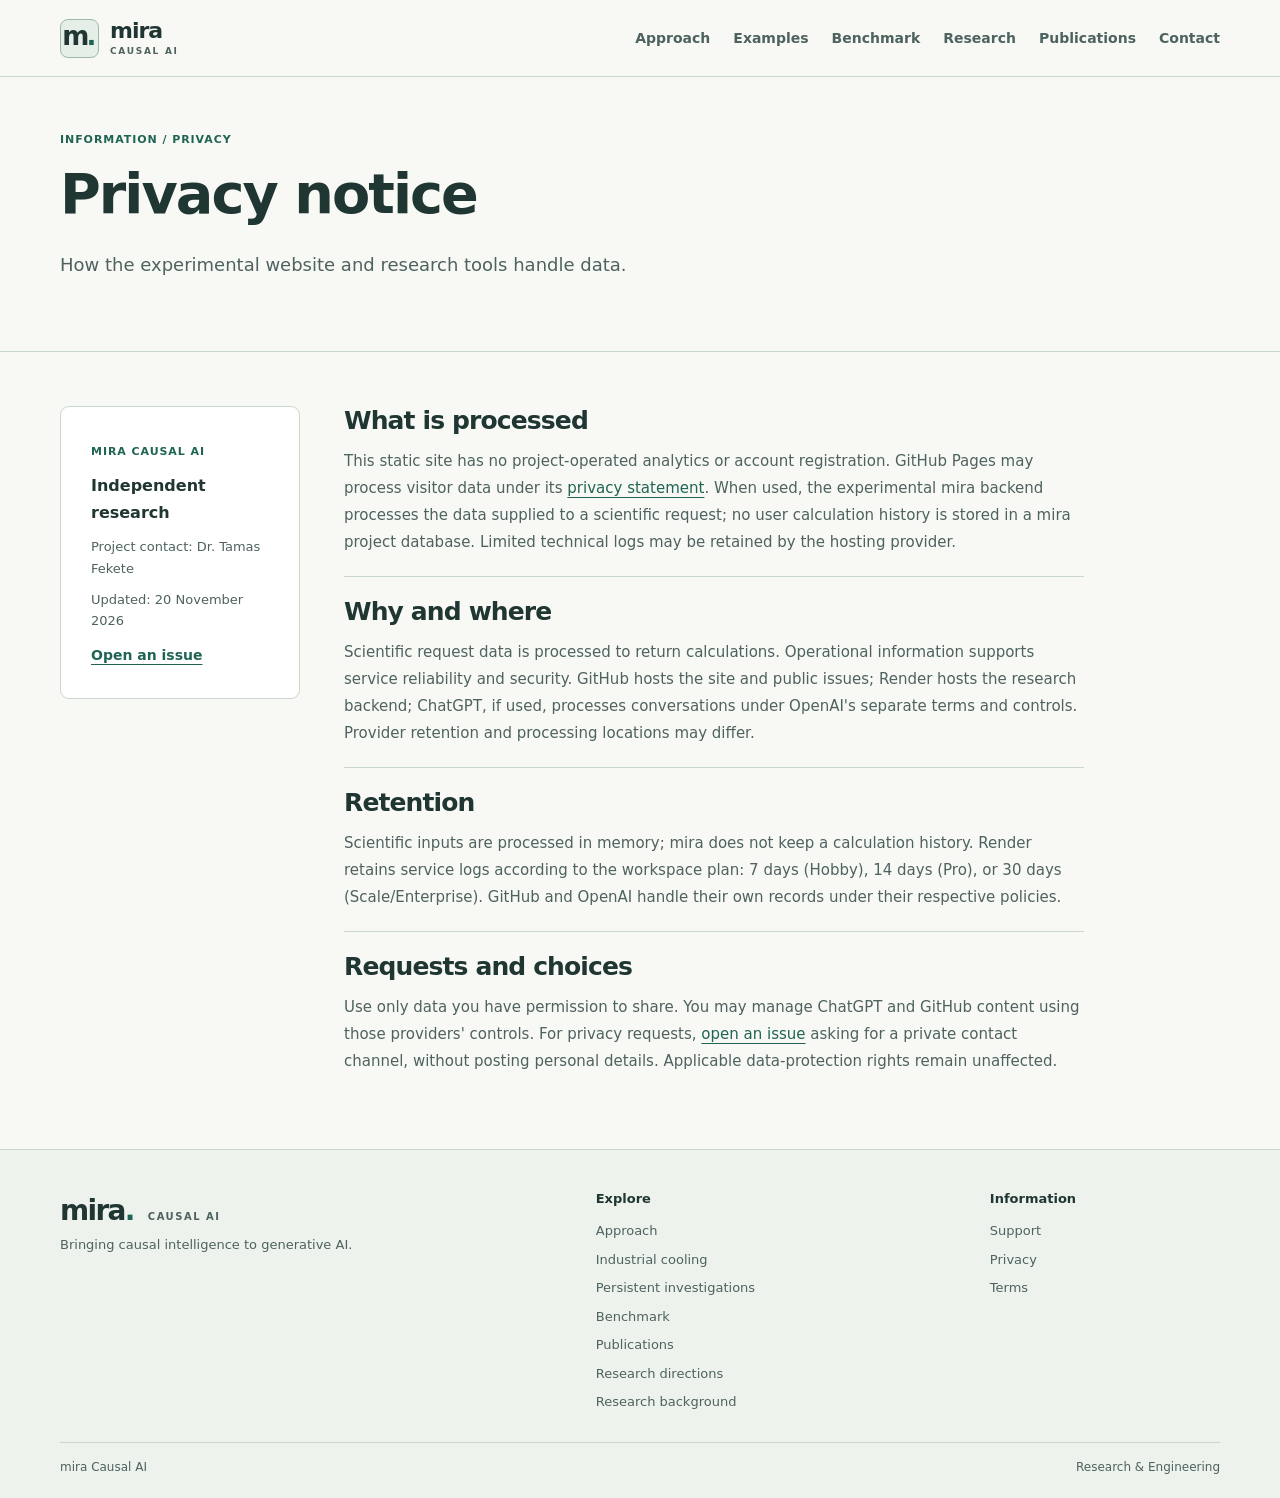
<file: privacy.html>
<!doctype html>
<html lang="en">
<head>
  <meta charset="utf-8">
  <meta name="viewport" content="width=device-width, initial-scale=1">
  <meta name="description" content="mira Causal AI privacy notice: data categories, purposes, retention, GitHub Pages, Render hosting, ChatGPT and user choices.">
  <meta name="theme-color" content="#f8f9f5">
  <title>Privacy notice | mira Causal AI</title>
  <link rel="canonical" href="https://ftamas77.github.io/mira-causal-ai-site/privacy.html">
  <meta property="og:type" content="website">
  <meta property="og:site_name" content="mira Causal AI">
  <meta property="og:title" content="Privacy notice | mira Causal AI">
  <meta property="og:description" content="mira Causal AI privacy notice: data categories, purposes, retention, GitHub Pages, Render hosting, ChatGPT and user choices.">
  <meta property="og:url" content="https://ftamas77.github.io/mira-causal-ai-site/privacy.html">
  <meta name="twitter:card" content="summary">
  <link rel="stylesheet" href="style.css?v=20261126b">
  <link rel="icon" type="image/svg+xml" href="favicon.svg">
</head>
<body class="subpage">
  <a class="skip-link" href="#main">Skip to content</a>
  <header class="site-header">
    <div class="container header-inner">
      <a class="brand" href="./" aria-label="mira Causal AI homepage"><span class="brand-symbol" aria-hidden="true">m<span>.</span></span><span class="brand-name">mira <small>CAUSAL AI</small></span></a>
      <nav class="primary-nav" aria-label="Main navigation">
  <a href="./#research">Approach</a>
  <a href="./#example">Examples</a>
  <a href="benchmark.html">Benchmark</a>
  <a href="./#research-directions">Research</a>
  <a href="./#publications">Publications</a>
  <a href="https://github.com/FTamas77/mira-causal-ai-site/issues/new">Contact</a>
</nav>
    </div>
  </header>
  <main id="main">
<section class="page-hero compact-hero"><div class="container"><p class="eyebrow">INFORMATION / PRIVACY</p><h1>Privacy notice</h1><p class="page-lead">How the experimental website and research tools handle data.</p></div></section>
<section class="section-block last-section"><div class="container legal-layout">
<aside class="legal-aside"><span class="detail-kicker">MIRA CAUSAL AI</span><strong>Independent research</strong><p>Project contact: Dr. Tamas Fekete</p><p>Updated: 20 November 2026</p><a href="https://github.com/FTamas77/mira-causal-ai-site/issues/new" class="text-link">Open an issue</a></aside>
<div class="legal-body">
<section><h2>What is processed</h2><p>This static site has no project-operated analytics or account registration. GitHub Pages may process visitor data under its <a href="https://docs.github.com/en/site-policy/privacy-policies/github-general-privacy-statement">privacy statement</a>. When used, the experimental mira backend processes the data supplied to a scientific request; no user calculation history is stored in a mira project database. Limited technical logs may be retained by the hosting provider.</p></section>
<section><h2>Why and where</h2><p>Scientific request data is processed to return calculations. Operational information supports service reliability and security. GitHub hosts the site and public issues; Render hosts the research backend; ChatGPT, if used, processes conversations under OpenAI's separate terms and controls. Provider retention and processing locations may differ.</p></section>
<section><h2>Retention</h2><p>Scientific inputs are processed in memory; mira does not keep a calculation history. Render retains service logs according to the workspace plan: 7 days (Hobby), 14 days (Pro), or 30 days (Scale/Enterprise). GitHub and OpenAI handle their own records under their respective policies.</p></section>
<section><h2>Requests and choices</h2><p>Use only data you have permission to share. You may manage ChatGPT and GitHub content using those providers' controls. For privacy requests, <a href="https://github.com/FTamas77/mira-causal-ai-site/issues/new">open an issue</a> asking for a private contact channel, without posting personal details. Applicable data-protection rights remain unaffected.</p></section>
</div></div></section>
</main>
  <footer class="site-footer">
  <div class="container footer-main">
    <div><a class="footer-brand" href="./">mira<span>.</span> <small>CAUSAL AI</small></a><p>Bringing causal intelligence to generative AI.</p></div>
    <div class="footer-links"><span class="footer-label">Explore</span><a href="./#research">Approach</a><a href="demo.html#what-if">Industrial cooling</a><a href="investigations.html">Persistent investigations</a><a href="benchmark.html">Benchmark</a><a href="./#publications">Publications</a><a href="./#research-directions">Research directions</a><a href="./#expertise">Research background</a></div>
    <div class="footer-links"><span class="footer-label">Information</span><a href="support.html">Support</a><a href="privacy.html">Privacy</a><a href="terms.html">Terms</a></div>
  </div>
  <div class="container footer-bottom"><span>mira Causal AI</span><span>Research &amp; Engineering</span></div>
</footer>
</body>
</html>
</file>
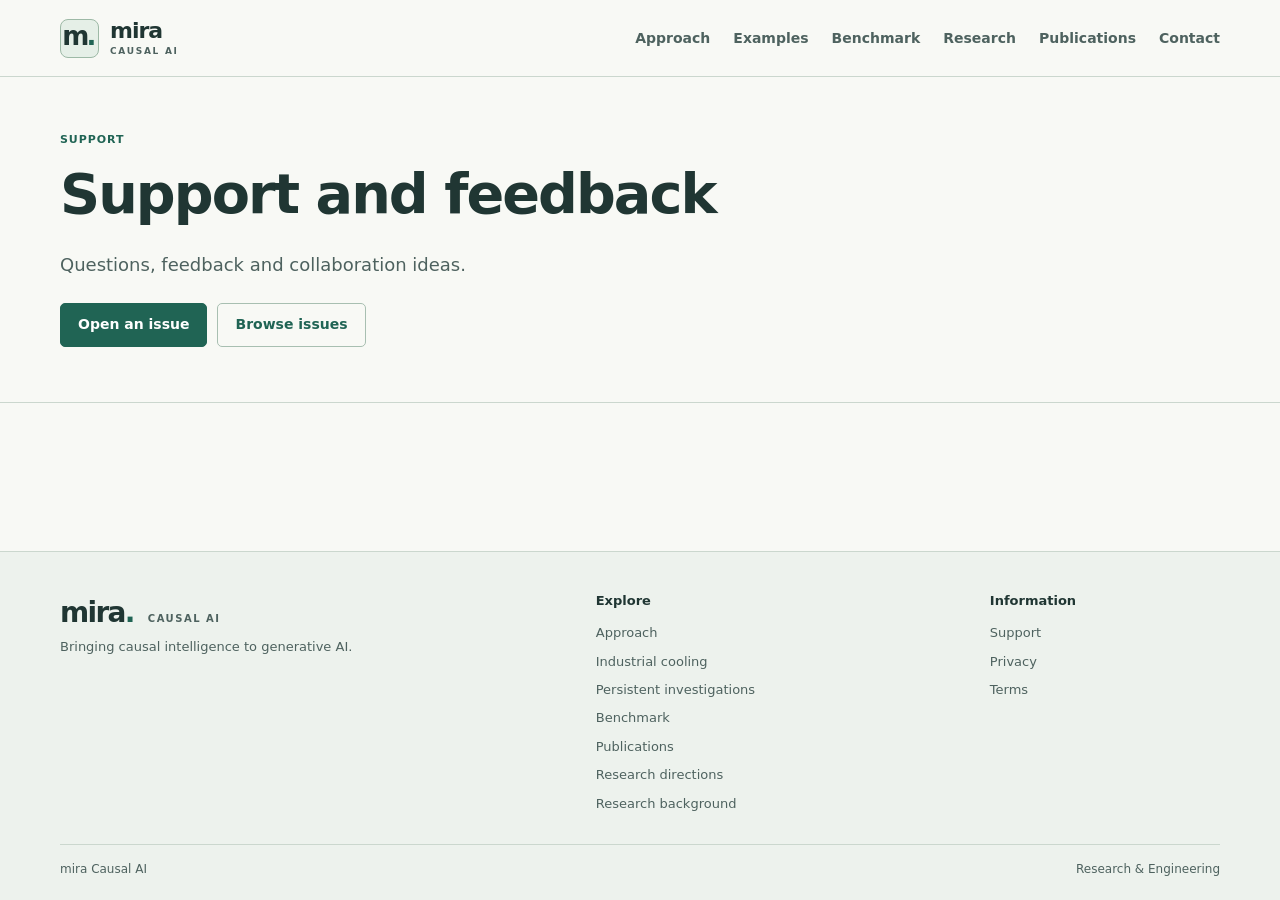
<file: support.html>
<!doctype html>
<html lang="en">
<head>
  <meta charset="utf-8">
  <meta name="viewport" content="width=device-width, initial-scale=1">
  <meta name="description" content="Open a GitHub issue for mira research feedback, ideas or questions.">
  <meta name="theme-color" content="#f8f9f5">
  <title>Support | mira Causal AI</title>
  <link rel="canonical" href="https://ftamas77.github.io/mira-causal-ai-site/support.html">
  <meta property="og:type" content="website">
  <meta property="og:site_name" content="mira Causal AI">
  <meta property="og:title" content="Support | mira Causal AI">
  <meta property="og:description" content="Open a GitHub issue for mira research feedback, ideas or questions.">
  <meta property="og:url" content="https://ftamas77.github.io/mira-causal-ai-site/support.html">
  <meta name="twitter:card" content="summary">
  <link rel="stylesheet" href="style.css?v=20261126b">
  <link rel="icon" type="image/svg+xml" href="favicon.svg">
</head>
<body class="subpage">
  <a class="skip-link" href="#main">Skip to content</a>
  <header class="site-header">
    <div class="container header-inner">
      <a class="brand" href="./" aria-label="mira Causal AI homepage"><span class="brand-symbol" aria-hidden="true">m<span>.</span></span><span class="brand-name">mira <small>CAUSAL AI</small></span></a>
      <nav class="primary-nav" aria-label="Main navigation">
  <a href="./#research">Approach</a>
  <a href="./#example">Examples</a>
  <a href="benchmark.html">Benchmark</a>
  <a href="./#research-directions">Research</a>
  <a href="./#publications">Publications</a>
  <a href="https://github.com/FTamas77/mira-causal-ai-site/issues/new">Contact</a>
</nav>
    </div>
  </header>
  <main id="main">
<section class="page-hero compact-hero"><div class="container">
  <p class="eyebrow">SUPPORT</p>
  <h1>Support and feedback</h1>
  <p class="page-lead">Questions, feedback and collaboration ideas.</p>
  <div class="button-row"><a class="btn btn-primary" href="https://github.com/FTamas77/mira-causal-ai-site/issues/new">Open an issue</a><a class="btn btn-ghost" href="https://github.com/FTamas77/mira-causal-ai-site/issues">Browse issues</a></div>
</div></section>
</main>
  <footer class="site-footer">
  <div class="container footer-main">
    <div><a class="footer-brand" href="./">mira<span>.</span> <small>CAUSAL AI</small></a><p>Bringing causal intelligence to generative AI.</p></div>
    <div class="footer-links"><span class="footer-label">Explore</span><a href="./#research">Approach</a><a href="demo.html#what-if">Industrial cooling</a><a href="investigations.html">Persistent investigations</a><a href="benchmark.html">Benchmark</a><a href="./#publications">Publications</a><a href="./#research-directions">Research directions</a><a href="./#expertise">Research background</a></div>
    <div class="footer-links"><span class="footer-label">Information</span><a href="support.html">Support</a><a href="privacy.html">Privacy</a><a href="terms.html">Terms</a></div>
  </div>
  <div class="container footer-bottom"><span>mira Causal AI</span><span>Research &amp; Engineering</span></div>
</footer>
</body>
</html>
</file>
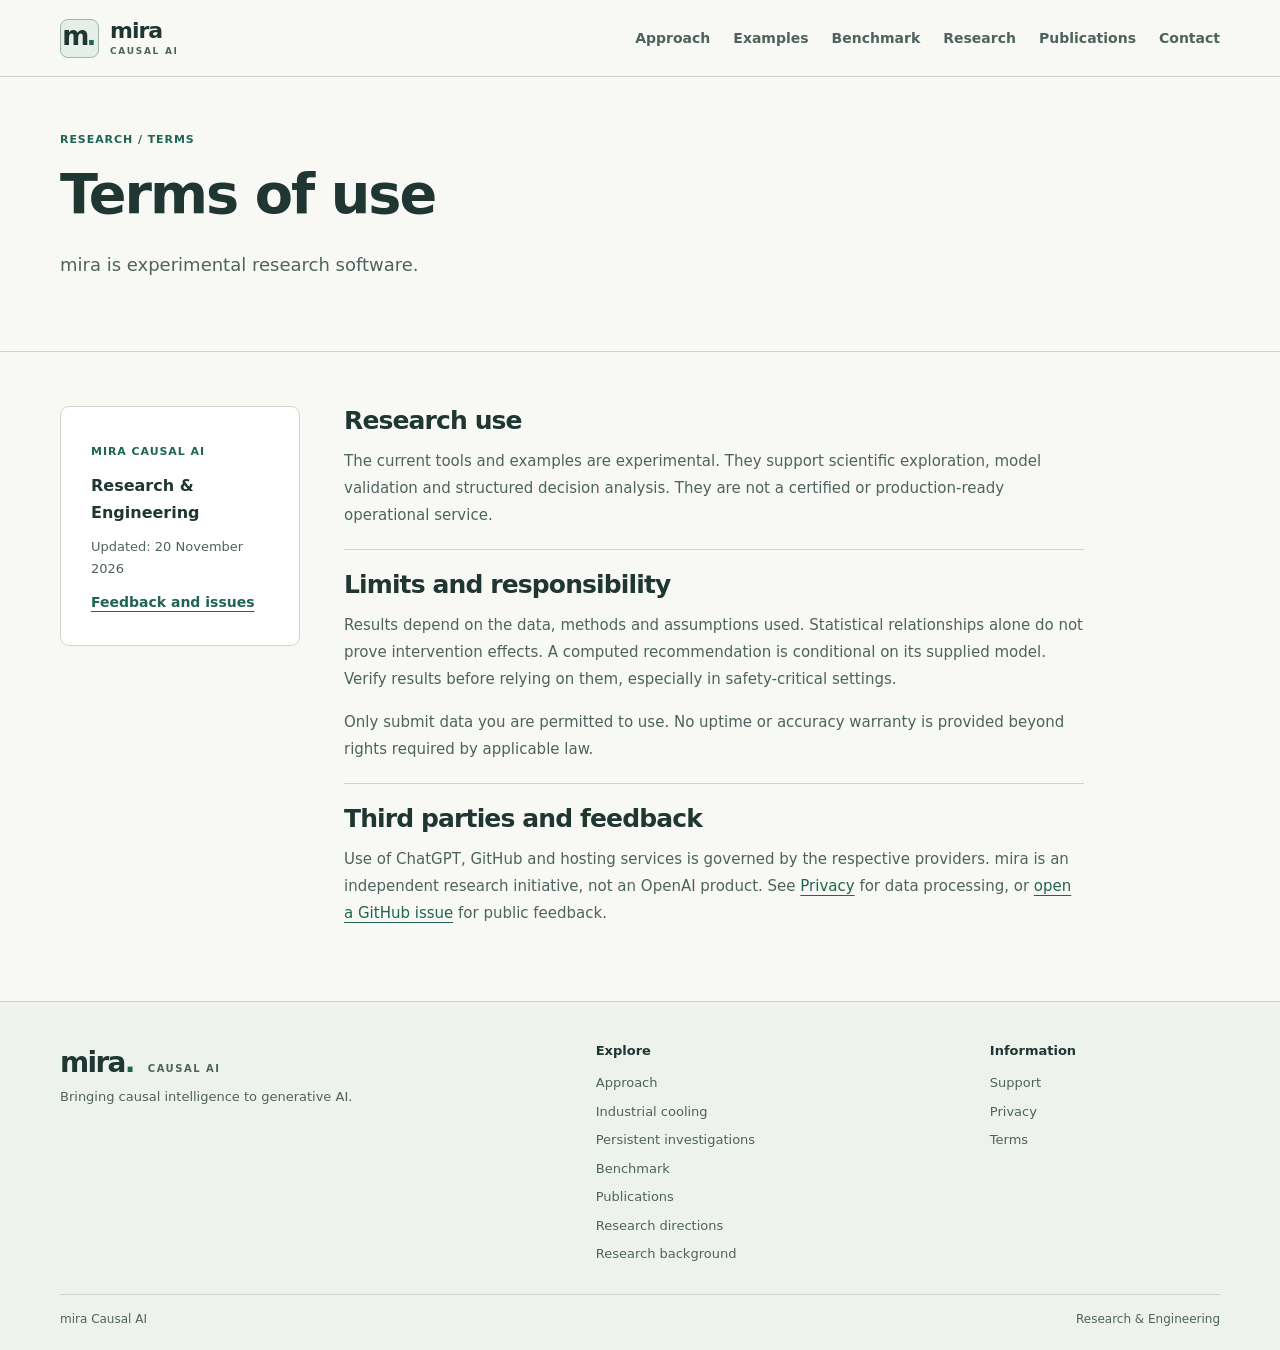
<file: terms.html>
<!doctype html>
<html lang="en">
<head>
  <meta charset="utf-8">
  <meta name="viewport" content="width=device-width, initial-scale=1">
  <meta name="description" content="mira Causal AI terms of use: research purposes, causal science limitations, responsible data handling and contact.">
  <meta name="theme-color" content="#f8f9f5">
  <title>Research terms of use | mira Causal AI</title>
  <link rel="canonical" href="https://ftamas77.github.io/mira-causal-ai-site/terms.html">
  <meta property="og:type" content="website">
  <meta property="og:site_name" content="mira Causal AI">
  <meta property="og:title" content="Research terms of use | mira Causal AI">
  <meta property="og:description" content="mira Causal AI terms of use: research purposes, causal science limitations, responsible data handling and contact.">
  <meta property="og:url" content="https://ftamas77.github.io/mira-causal-ai-site/terms.html">
  <meta name="twitter:card" content="summary">
  <link rel="stylesheet" href="style.css?v=20261126b">
  <link rel="icon" type="image/svg+xml" href="favicon.svg">
</head>
<body class="subpage">
  <a class="skip-link" href="#main">Skip to content</a>
  <header class="site-header">
    <div class="container header-inner">
      <a class="brand" href="./" aria-label="mira Causal AI homepage"><span class="brand-symbol" aria-hidden="true">m<span>.</span></span><span class="brand-name">mira <small>CAUSAL AI</small></span></a>
      <nav class="primary-nav" aria-label="Main navigation">
  <a href="./#research">Approach</a>
  <a href="./#example">Examples</a>
  <a href="benchmark.html">Benchmark</a>
  <a href="./#research-directions">Research</a>
  <a href="./#publications">Publications</a>
  <a href="https://github.com/FTamas77/mira-causal-ai-site/issues/new">Contact</a>
</nav>
    </div>
  </header>
  <main id="main">
<section class="page-hero compact-hero"><div class="container"><p class="eyebrow">RESEARCH / TERMS</p><h1>Terms of use</h1><p class="page-lead">mira is experimental research software.</p></div></section>
<section class="section-block last-section"><div class="container legal-layout">
<aside class="legal-aside"><span class="detail-kicker">MIRA CAUSAL AI</span><strong>Research &amp; Engineering</strong><p>Updated: 20 November 2026</p><a class="text-link" href="support.html">Feedback and issues</a></aside>
<div class="legal-body">
<section><h2>Research use</h2><p>The current tools and examples are experimental. They support scientific exploration, model validation and structured decision analysis. They are not a certified or production-ready operational service.</p></section>
<section><h2>Limits and responsibility</h2><p>Results depend on the data, methods and assumptions used. Statistical relationships alone do not prove intervention effects. A computed recommendation is conditional on its supplied model. Verify results before relying on them, especially in safety-critical settings.</p><p>Only submit data you are permitted to use. No uptime or accuracy warranty is provided beyond rights required by applicable law.</p></section>
<section><h2>Third parties and feedback</h2><p>Use of ChatGPT, GitHub and hosting services is governed by the respective providers. mira is an independent research initiative, not an OpenAI product. See <a href="privacy.html">Privacy</a> for data processing, or <a href="support.html">open a GitHub issue</a> for public feedback.</p></section>
</div></div></section>
</main>
  <footer class="site-footer">
  <div class="container footer-main">
    <div><a class="footer-brand" href="./">mira<span>.</span> <small>CAUSAL AI</small></a><p>Bringing causal intelligence to generative AI.</p></div>
    <div class="footer-links"><span class="footer-label">Explore</span><a href="./#research">Approach</a><a href="demo.html#what-if">Industrial cooling</a><a href="investigations.html">Persistent investigations</a><a href="benchmark.html">Benchmark</a><a href="./#publications">Publications</a><a href="./#research-directions">Research directions</a><a href="./#expertise">Research background</a></div>
    <div class="footer-links"><span class="footer-label">Information</span><a href="support.html">Support</a><a href="privacy.html">Privacy</a><a href="terms.html">Terms</a></div>
  </div>
  <div class="container footer-bottom"><span>mira Causal AI</span><span>Research &amp; Engineering</span></div>
</footer>
</body>
</html>
</file>
<file: style.css>
/* mira — shared visual system for all public pages.
   Paper, graphite, deep teal; warm accents indicate uncertainty or extra links. */
:root {
  color-scheme:light;
  --paper:#f8f9f5; --white:#fff; --ink:#203633; --muted:#4e625f;
  --teal:#206454; --teal-dark:#16483e; --mint:#e5efe7;
  --line:#cbd7ce; --soft:#edf2ed; --warm:#8b4e24; --warm-bg:#f8ede0;
  --blue:#405c87; --blue-bg:#e8eef8; --danger:#943e35; --danger-bg:#f9e8e3;
  --radius:9px;
  font-family: "Inter", "Segoe UI", system-ui, -apple-system, sans-serif;
  font-synthesis:none; -webkit-font-smoothing:antialiased;
}
*{box-sizing:border-box}
html{scroll-behavior:smooth;scroll-padding-top:100px}
body{margin:0;background:var(--paper);color:var(--ink);font-size:16px;line-height:1.65;min-height:100vh;display:flex;flex-direction:column}
main{flex:1;min-width:0}
::selection{background:#cce3d3;color:var(--ink)}
a{color:var(--teal);text-underline-offset:4px;text-decoration-thickness:1px;overflow-wrap:anywhere}
a:hover{color:var(--teal-dark)}
:focus-visible{outline:2px solid #246e5b;outline-offset:4px}
button,input,summary{font:inherit}
button{cursor:pointer}
img{max-width:100%;height:auto}
h1,h2,h3,p,figure{margin-top:0}
h1,h2,h3{font-weight:650;line-height:1.2;letter-spacing:-.035em}
h1{font-size:clamp(36px,4.35vw,59px);margin-bottom:22px;max-width:850px}
h2{font-size:clamp(27px,3vw,38px);margin-bottom:17px}
h3{font-size:21px;margin-bottom:12px}
h1 em,h2 em,.accent{font-style:normal;color:inherit}
p{margin-bottom:16px}
code{font-family:ui-monospace,Consolas,monospace;font-size:.9em;overflow-wrap:anywhere}
.container{width:min(1160px,calc(100% - 64px));margin-inline:auto;min-width:0}
.skip-link{position:absolute;top:-100px;left:12px;z-index:999;padding:10px 16px;background:var(--teal);color:white}
.skip-link:focus{top:10px}
.visually-hidden{position:absolute!important;width:1px;height:1px;padding:0;margin:-1px;overflow:hidden;clip:rect(0,0,0,0);white-space:nowrap;border:0}
.site-header{position:sticky;top:0;z-index:100;background:var(--paper);border-bottom:1px solid var(--line)}
.header-inner{min-height:76px;display:flex;justify-content:space-between;align-items:center;gap:24px}
.brand{display:inline-flex;gap:11px;align-items:center;text-decoration:none;color:var(--ink);flex-shrink:0}
.brand-symbol{width:39px;height:39px;display:grid;place-content:center;display:flex;align-items:center;justify-content:center;background:var(--mint);border:1px solid #9db9a6;border-radius:8px;font-size:26px;font-weight:750;letter-spacing:-.11em;padding:0 3px 3px 0}
.brand-symbol span,.footer-brand span{color:var(--teal)}
.brand-name{font-size:22px;line-height:1;letter-spacing:-.045em;font-weight:720}
.brand-name small{display:block;color:var(--muted);font-size:9px;letter-spacing:.19em;font-weight:650;margin-top:5px}
.primary-nav{display:flex;align-items:center;justify-content:flex-end;flex-wrap:wrap;gap:8px 23px;min-width:0}
.primary-nav a{color:var(--muted);text-decoration:none;font-weight:600;font-size:14px;padding:8px 0;line-height:1.3}
.primary-nav a:hover,.primary-nav a[aria-current="page"]{color:var(--teal);text-decoration:underline;text-underline-offset:6px}
.site-footer{background:var(--soft);border-top:1px solid var(--line);padding:38px 0 20px}
.footer-main{display:grid;grid-template-columns:1.4fr 1fr .65fr;gap:40px;padding-bottom:30px}
.footer-brand{font-size:28px;font-weight:720;color:var(--ink);text-decoration:none;letter-spacing:-.06em}
.footer-brand small{font-size:10px;letter-spacing:.15em;color:var(--muted);margin-left:6px}
.footer-main p,.footer-links a{font-size:13px;color:var(--muted)}
.footer-links{display:flex;flex-direction:column;gap:7px;align-items:start}
.footer-label{font-weight:650;font-size:13px;margin-bottom:4px}
.footer-links a{text-decoration:none}
.footer-links a:hover{text-decoration:underline;color:var(--teal)}
.footer-bottom{display:flex;justify-content:space-between;gap:15px;flex-wrap:wrap;border-top:1px solid var(--line);padding-top:15px;font-size:12px;color:var(--muted)}
.button-row{display:flex;flex-wrap:wrap;gap:10px;align-items:center;margin:23px 0 0}
.btn{display:inline-flex;justify-content:center;align-items:center;gap:10px;min-height:44px;padding:11px 17px;font-size:14px;line-height:1.35;font-weight:650;border:1px solid var(--line);border-radius:5px;text-decoration:none;max-width:100%}
.btn-primary{background:var(--teal);border-color:var(--teal);color:white}
.btn-primary:hover{background:var(--teal-dark);color:white}
.btn-ghost{color:var(--teal);background:transparent;border-color:#a8bfb1}
.btn-ghost:hover{background:var(--mint)}
.eyebrow,.detail-kicker,.label,.proof-eyebrow,.sim-preview-head,.sim-mini,.case-step,.small-caps{font-size:11px;font-weight:650;letter-spacing:.085em;color:var(--teal);line-height:1.4}
.eyebrow{margin-bottom:14px}
.hero-lead,.page-lead,.section-lead{font-size:18px;color:var(--muted);line-height:1.65;max-width:750px}
.hero-context,.section-aside,.body-muted{font-size:15px;color:var(--muted);line-height:1.7}
.hero-context{max-width:570px;margin-bottom:0}
.hero-section,.page-hero,.bench-hero{padding:68px 0;border-bottom:1px solid var(--line)}
.hero-grid,.case-intro,.bench-hero-inner{display:grid;grid-template-columns:minmax(0,1.08fr) minmax(0,1fr);gap:clamp(30px,5vw,68px);align-items:center}
.hero-grid>* , .case-intro>* , .bench-hero-inner>*{min-width:0}
.hero-copy h1{font-size:clamp(38px,4.7vw,63px)}
.hero-copy .hero-lead{color:var(--ink);font-size:19px}
.section-block,.bench-block{padding:54px 0;border-bottom:1px solid var(--line)}
.section-heading,.bench-heading{display:grid;grid-template-columns:minmax(0,1fr) minmax(0,.9fr);gap:30px;align-items:start;margin-bottom:26px}
.section-heading h2,.bench-heading h2{margin-bottom:0}
.section-heading .section-aside,.bench-heading>p{margin:0;color:var(--muted);font-size:15px;line-height:1.7}
.section-heading .eyebrow,.bench-heading .eyebrow{margin-bottom:9px}
.last-section{border-bottom:0}
.hero-simulation,.hero-proof,.founder-profile,.bench-panel,.evidence-card,.case-result,.simulator-controls,.simulator-readout,.inv-node,.inv-store,.legal-aside{background:var(--white);border:1px solid var(--line);border-radius:var(--radius);padding:clamp(18px,2.5vw,30px);min-width:0}
.hero-simulation,.hero-proof{border-top:3px solid var(--teal)}
.hero-simulation h2{font-size:27px;margin:12px 0}
.hero-simulation>p{color:var(--muted);font-size:14px;margin-bottom:18px}
.cooling-comparison{width:100%;border-collapse:collapse;table-layout:fixed;font-size:14px;font-variant-numeric:tabular-nums}
.cooling-comparison th,.cooling-comparison td{text-align:right;border-bottom:1px solid var(--line);padding:11px 5px;overflow-wrap:anywhere}
.cooling-comparison thead th{color:var(--muted);font-size:12px;line-height:1.35;font-weight:650}
.cooling-comparison thead small{font-weight:400}
.cooling-comparison tr>*:first-child{text-align:left;width:16%}
.cooling-comparison tr>*:last-child{text-align:left;width:29%;padding-left:12px}
.cooling-comparison tr.chosen{background:var(--mint)}
.outcome-infeasible{color:var(--danger)}
.outcome-selected{font-weight:700;color:var(--teal-dark)}
.sim-preview-bottom{margin-top:15px;display:flex;justify-content:space-between;flex-wrap:wrap;gap:8px 14px;color:var(--muted);font-size:12px}
.sim-preview-bottom a{font-weight:650}
.method-grid{display:grid;grid-template-columns:repeat(3,minmax(0,1fr));gap:0;padding:4px 0 0}
#research .section-heading,#example .section-heading{display:block;margin-bottom:26px}
#research .section-heading h2,#example .section-heading h2{margin-bottom:9px}
#research .section-aside,#example .section-aside{max-width:720px}
.research-example-grid{display:grid;grid-template-columns:minmax(0,1fr);gap:0}
.method-grid article{min-width:0;padding:5px 24px 5px 26px;border-left:1px solid var(--line)}
.method-grid article:first-child{padding-left:0;border-left:0}
.method-grid article:last-child{padding-right:0}
.method-step-heading{display:flex;align-items:baseline;gap:10px;margin-bottom:10px}
.method-number{color:var(--teal);font-size:12px;font-weight:650;font-variant-numeric:tabular-nums;flex-shrink:0}
.method-step-heading h3{margin:0;font-size:20px;letter-spacing:-.025em}
.method-grid article p{margin:0}
.research-example-grid h3{font-size:19px;margin:0;line-height:1.35}
.method-grid p,.research-example-grid p,.research-direction-layout p{color:var(--muted);font-size:15px;margin-bottom:12px}
.home-example,#research-directions,.case-feature,.simulator-section{background:var(--soft)}
.research-example-grid article{min-width:0;display:grid;grid-template-columns:minmax(0,1fr) minmax(0,1.65fr) minmax(0,.8fr);gap:24px;align-items:baseline;padding:16px 0}
.research-example-grid article p{margin:0}
.research-example-grid a{font-weight:650;font-size:14px;justify-self:end;text-align:right}
.research-example-grid a::after{content:" →";font-weight:400;white-space:nowrap}
.research-direction-layout,.founder-layout{display:grid;grid-template-columns:minmax(0,.8fr) minmax(0,1.2fr);gap:38px;align-items:start}
.research-direction-layout p:last-child,.founder-profile p:last-child{margin-bottom:0}
.founder-profile-head{display:flex;gap:16px;align-items:center;margin-bottom:19px}
.founder-profile-head h3{margin:5px 0 0;font-size:25px}
.founder-monogram{width:58px;height:58px;display:grid;place-items:center;background:var(--mint);border:1px solid #a7bfac;color:var(--teal);border-radius:8px;font-size:22px;font-weight:720;flex-shrink:0}
.founder-profile p{font-size:15px;color:var(--muted)}
.small-caps{letter-spacing:.02em;text-transform:none;font-size:12px}
.publications-grid{display:grid;gap:0}
.publication-card{padding:20px 0;border-top:1px solid var(--line)}
.publication-card h3{font-size:20px;max-width:900px;line-height:1.4;margin:7px 0 9px}
.publication-meta{display:flex;gap:12px;flex-wrap:wrap;font-size:12px;color:var(--muted)}
.publication-tier{color:var(--teal);font-weight:650}
.publication-authors,.publication-journal,.publication-summary{font-size:14px;color:var(--muted);margin:5px 0}
.publication-link{display:inline-block;font-size:13px;font-weight:650;margin-top:8px}
.closing-grid,.page-cta{display:flex;justify-content:space-between;align-items:center;gap:24px}
.closing-grid p,.page-cta p{color:var(--muted);max-width:700px;margin-bottom:0}
.page-cta{margin-top:28px;background:var(--soft);border:1px solid var(--line);padding:22px;border-radius:var(--radius)}
.page-cta h2{font-size:24px;margin:0 0 6px}
.page-cta p{font-size:14px}
.case-metrics,.bench-meta,.link-breakdown{display:flex;flex-wrap:wrap;gap:8px 16px;margin-top:18px;font-size:13px;color:var(--muted)}
.case-metrics span,.bench-meta span,.link-breakdown span{border-bottom:1px solid var(--line);padding:3px 0}
.case-metrics b{font-size:18px;color:var(--teal)}
.case-visual,.case-lead-art,.case-trace{margin:0;min-width:0}
.case-visual img,.case-lead-art img,.case-trace img{display:block;width:100%;height:auto;border-radius:var(--radius);border:1px solid var(--line);background:var(--white)}
.case-visual figcaption,.case-lead-art figcaption,.case-trace figcaption{font-size:12px;color:var(--muted);margin-top:8px}
.case-visual-pair{display:grid;grid-template-columns:minmax(0,1.35fr) minmax(0,.65fr);gap:30px;align-items:center}
.case-explanation p,.case-result p{color:var(--muted);font-size:15px}
.case-divider{display:block;width:100%;height:1px;background:var(--line);margin:20px 0}
.case-result>strong{display:block;font-size:47px;line-height:1.1;color:var(--teal);margin:14px 0 12px;letter-spacing:-.05em}
.case-result>strong small{font-size:17px;letter-spacing:0}
.case-result-line{display:flex;justify-content:space-between;flex-wrap:wrap;gap:8px;border-top:1px solid var(--line);padding:10px 0;font-size:13px;color:var(--muted)}
.case-result-line b{color:var(--ink)}
.case-note{font-size:14px;color:var(--muted);margin-top:18px}
.case-trace{max-width:900px;margin:auto}
.simulator-shell{display:grid;grid-template-columns:repeat(2,minmax(0,1fr));gap:16px}
.simulator-panel-head{display:flex;justify-content:space-between;align-items:center;flex-wrap:wrap;gap:8px;margin-bottom:26px}
.sim-live,.sim-hypothesis{font-size:12px;color:var(--muted)}
.simulator-field{margin-bottom:23px}
.simulator-field-top{display:flex;justify-content:space-between;align-items:center;gap:10px;font-size:14px;margin-bottom:9px}
.simulator-field-top label{font-weight:650}
.simulator-field-top output{color:var(--teal);font-weight:700;white-space:nowrap}
.simulator-field input[type="range"]{display:block;width:100%;margin:0;accent-color:var(--teal);min-height:26px;cursor:pointer}
.simulator-range{display:flex;justify-content:space-between;color:var(--muted);font-size:12px}
.simulator-reset{border:1px solid var(--line);border-radius:5px;color:var(--teal);background:var(--paper);padding:8px 12px;font-size:13px}
.simulator-reset:hover{background:var(--mint)}
.simulator-readout-grid{display:grid;grid-template-columns:1fr 1fr;gap:16px}
.simulator-readout-grid>div{min-width:0}
.simulator-readout-grid span{display:block;font-size:13px;color:var(--muted)}
.simulator-readout-grid strong{display:block;font-size:clamp(25px,3.3vw,40px);letter-spacing:-.04em;line-height:1.3;overflow-wrap:anywhere}
.sim-thermometer{width:100%;height:10px;background:#e0e7e1;border-radius:6px;margin:27px 0 13px;position:relative}
.sim-temp-bar{height:100%;background:#39866d;border-radius:6px}
.sim-temp-limit{position:absolute;left:60%;top:-5px;height:20px;width:2px;background:var(--warm)}
.simulator-verdict{font-size:14px;color:var(--teal-dark);margin-bottom:20px}
.simulator-verdict.sim-bad{color:var(--danger)}
.simulator-best{border-top:1px solid var(--line);padding-top:15px}
.simulator-best span{display:block;color:var(--muted);font-size:13px}
.simulator-best strong{display:block;color:var(--teal);font-size:27px;font-weight:700;line-height:1.3}
.simulator-hint{color:var(--muted);font-size:12px;margin:14px 0 0}
.simulator-scenarios{display:grid;grid-template-columns:repeat(3,minmax(0,1fr));gap:12px;margin-top:14px}
.sim-option{background:var(--white);border:1px solid var(--line);border-radius:var(--radius);padding:16px;display:flex;flex-direction:column;gap:3px;min-width:0}
.sim-option>span,.sim-option small{color:var(--muted);font-size:13px}
.sim-option strong{font-size:22px;letter-spacing:-.03em}
.sim-option.best{background:var(--mint);border-color:#85af96}
.sim-option.best small{color:var(--teal-dark)}
.sim-option.not-feasible small{color:var(--danger)}
/* Research reports: a compact evidence hierarchy, not marketing cards. */
.bench-hero{background:var(--paper)}
.bench-hero h1{font-size:clamp(36px,4.4vw,58px)}
.bench-hero .hero-lead{margin-bottom:13px}
.bench-hero .body-muted{margin-bottom:12px}
.hero-proof .giant{font-size:clamp(43px,5vw,66px);font-weight:700;color:var(--teal);letter-spacing:-.055em;line-height:1.15;margin-top:9px}
.hero-proof .giant span{font-size:.57em;color:var(--muted);letter-spacing:-.02em}
.proof-caption{color:var(--ink);font-size:16px;line-height:1.55;margin:10px 0 14px}
.proof-mini,.bench-accuracy{display:grid;grid-template-columns:repeat(3,minmax(0,1fr));gap:10px;margin-top:16px}
.proof-mini>div,.bench-accuracy>div{padding:12px 9px;border-top:1px solid var(--line);min-width:0}
.proof-mini b,.bench-accuracy strong{display:block;color:var(--ink);font-size:25px;letter-spacing:-.045em;font-weight:700;line-height:1.2}
.proof-mini span,.bench-accuracy span{color:var(--muted);font-size:12px;line-height:1.4;display:block;margin-top:6px;overflow-wrap:anywhere}
.bench-accuracy{grid-template-columns:repeat(4,minmax(0,1fr));background:var(--white);border:1px solid var(--line);border-radius:var(--radius);padding:12px;margin:20px 0}
.bench-accuracy>div{border-top:0;padding:12px}
.bench-note{font-size:13px;color:var(--muted);line-height:1.65;margin:13px 0 0}
.bench-grid,.bench-evidence-grid{display:grid;grid-template-columns:repeat(2,minmax(0,1fr));gap:16px}
.bench-panel.highlight{border-top:3px solid var(--teal);background:var(--white)}
.bench-panel .label{display:block;margin-bottom:12px}
.bench-panel h3,.evidence-card h3{font-size:22px;margin-bottom:14px}
.bench-panel p,.bench-panel li,.evidence-card p,.evidence-card li{font-size:15px;color:var(--muted);line-height:1.65}
.bench-panel ul,.evidence-card ul,.bench-details ol{padding-left:20px;margin:0 0 13px}
.bench-panel li,.evidence-card li,.bench-details li{margin:5px 0}
.bench-flag{display:inline-block;color:var(--muted);font-size:12px;font-weight:600;border-bottom:1px solid var(--line);padding-bottom:3px;margin:0 0 13px}
.bench-flag.passed{color:var(--teal)}
.bench-flag.neutral{color:var(--warm)}
.bench-diff,.bench-conclusion{margin-top:18px;border-left:3px solid var(--teal);background:var(--soft);padding:17px 20px;font-size:15px;line-height:1.7}
.bench-lag-list{display:grid;gap:7px;margin:15px 0}
.bench-lag-list>div{display:grid;grid-template-columns:1fr auto;gap:2px 12px;padding:10px 0;border-bottom:1px solid var(--line)}
.bench-lag-list span{font-size:14px;color:var(--muted)}
.bench-lag-list b{font-size:21px;line-height:1.2;font-variant-numeric:tabular-nums}
.bench-lag-list small{grid-column:1/-1;color:var(--muted);font-size:12px}
.bench-big-stat{font-size:clamp(38px,4.7vw,59px);font-weight:700;color:var(--teal);line-height:1.15;margin:18px 0;letter-spacing:-.045em}
.bench-matrix-wrap,.bench-table-wrap{max-width:100%;min-width:0;overflow-x:auto;border:1px solid var(--line);border-radius:var(--radius);background:var(--white)}
.bench-matrix-wrap{padding:18px}
.bench-matrix-wrap>.bench-note{margin:0 0 16px}
.bench-matrix{display:grid;grid-template-columns:110px repeat(6,minmax(74px,1fr));gap:5px;min-width:584px}
.matrix-top{font-size:11px;line-height:1.3;text-align:center;color:var(--muted);font-weight:650;align-self:end;padding:0 2px 6px}
.matrix-top:first-child{text-align:left}
.matrix-source{display:flex;align-items:center;flex-wrap:wrap;gap:4px;font-size:13px;font-weight:650}
.matrix-source small{color:var(--muted);font-weight:400;font-size:10px}
.matrix-cell{min-height:56px;border:1px solid var(--line);border-radius:4px;display:flex;flex-direction:column;align-items:center;justify-content:center;gap:3px}
.matrix-cell.active{background:#e2efe5;border-color:#a6bfa8;color:#205342}
.matrix-cell.cooling{background:var(--blue-bg);border-color:#a6b6d1;color:#344f79}
.matrix-cell.spurious{background:var(--warm-bg);border-color:#d3b28d;color:var(--warm)}
.matrix-cell.empty{background:#f2f4f0;color:#6d7b73}
.matrix-cell span{font-size:15px;font-weight:650;font-variant-numeric:tabular-nums}
.matrix-cell small{font-size:10px}
.bench-legend{display:flex;flex-wrap:wrap;gap:9px 18px;margin-top:16px;font-size:12px;color:var(--muted)}
.bench-key{width:11px;height:11px;display:inline-block;vertical-align:middle;margin-right:5px;background:#e2efe5;border:1px solid #a6bfa8;border-radius:2px}
.bench-key.negative{background:var(--blue-bg);border-color:#a6b6d1}
.bench-key.extra{background:var(--warm-bg);border-color:#d3b28d}
.bench-details{border:1px solid var(--line);border-radius:var(--radius);padding:16px;background:var(--white);margin-top:18px;min-width:0}
.bench-details summary{cursor:pointer;color:var(--teal-dark);font-weight:650;font-size:15px}
.bench-details[open] summary{border-bottom:1px solid var(--line);padding-bottom:12px;margin-bottom:14px}
.bench-details p,.bench-details li{font-size:14px;color:var(--muted)}
.bench-table{width:100%;border-collapse:collapse;font-size:13px;line-height:1.45}
.bench-table caption{text-align:left;padding:12px;font-weight:650;color:var(--ink)}
.bench-table th,.bench-table td{text-align:left;padding:11px 10px;border-bottom:1px solid #dbe4dc;vertical-align:top}
.bench-table th{background:var(--soft);color:var(--muted);font-size:12px;font-weight:650}
.bench-table tr:last-child td{border-bottom:0}
.bench-table code{white-space:nowrap;font-size:12px}
.bench-table .signed{font-variant-numeric:tabular-nums;white-space:nowrap}
.bench-table .signed.positive,.matched{color:var(--teal-dark)}
.bench-table .signed.negative{color:var(--blue)}
.bench-fp td{background:#fcf3e9}
.matched,.bench-fp-mark{font-weight:650;font-size:11px;white-space:nowrap}
.bench-fp-mark{color:var(--warm)}
.evidence-hash{display:block;overflow-wrap:anywhere;color:var(--teal-dark);background:var(--soft);padding:9px 11px;font-size:11px;line-height:1.6;margin-bottom:12px}
.bench-downloads{display:flex;flex-wrap:wrap;gap:9px;margin-top:20px}
.bench-downloads a{display:inline-block;border:1px solid var(--line);border-radius:5px;padding:9px 12px;font-size:13px;background:var(--white);text-decoration:none}
.bench-downloads a:hover{background:var(--mint)}
.inv-flow,.inv-architecture{display:grid;gap:12px;margin:22px 0 26px}
.inv-flow{grid-template-columns:repeat(3,minmax(0,1fr))}
.inv-architecture{grid-template-columns:repeat(2,minmax(0,1fr));max-width:840px;margin-inline:auto}
.inv-node h3,.inv-store h3{font-size:21px;margin:9px 0 12px}
.inv-node p,.inv-store p{font-size:14px;color:var(--muted);margin-bottom:8px}
.inv-node strong{font-size:14px;color:var(--teal)}
.inv-connector,.inv-arrow{text-align:center;color:var(--teal);font-size:14px}
.inv-connector{font-size:23px;line-height:1}
.inv-store,.inv-wide{grid-column:1/-1;text-align:center}
.inv-store{background:var(--mint);border-color:#a6bfa8}
.legal-layout{display:grid;grid-template-columns:minmax(0,240px) minmax(0,740px);gap:44px;align-items:start}
.legal-aside strong{display:block;margin:10px 0;font-size:16px}
.legal-aside p{font-size:13px;color:var(--muted);margin:0 0 10px}
.text-link{font-size:14px;font-weight:650}
.legal-body section{padding:20px 0;border-bottom:1px solid var(--line)}
.legal-body section:first-child{padding-top:0}
.legal-body section:last-child{border-bottom:0}
.legal-body h2{font-size:25px;margin-bottom:12px}
.legal-body p{font-size:15px;color:var(--muted);line-height:1.8}
.legal-body p:last-child{margin-bottom:0}
.compact-hero{padding:55px 0}
@media(max-width:960px){
 html{scroll-padding-top:20px}
 .site-header{position:relative}
 .header-inner{align-items:flex-start;flex-direction:column;min-height:0;padding:14px 0;gap:9px}
 .primary-nav{justify-content:flex-start;gap:5px 18px;width:100%}
 .hero-grid,.case-intro,.bench-hero-inner{grid-template-columns:1fr;gap:28px}
 .hero-simulation,.hero-proof{max-width:740px}
 .hero-section,.page-hero,.bench-hero{padding:45px 0}
 .case-visual-pair{grid-template-columns:1fr}
 .legal-layout{grid-template-columns:minmax(0,1fr);gap:25px}
 .legal-aside{max-width:420px}
}
@media(min-width:701px) and (max-width:960px){
 .method-grid article{padding-inline:16px}
 .method-step-heading{display:block}
 .method-step-heading h3{margin-top:5px}
 .research-example-grid article{grid-template-columns:minmax(0,1fr) minmax(0,1.55fr);gap:7px 20px}
 .research-example-grid a{grid-column:2;justify-self:start;text-align:left}
}
@media(max-width:700px){
 .container{width:calc(100% - 34px)}
 .section-block,.bench-block{padding:38px 0}
 .hero-section,.page-hero,.bench-hero{padding:35px 0}
 h1,.hero-copy h1,.bench-hero h1{font-size:clamp(34px,8vw,48px)}
 .section-heading,.bench-heading,.method-grid,.research-example-grid,.research-direction-layout,.founder-layout,.simulator-shell,.bench-grid,.bench-evidence-grid,.inv-flow,.inv-architecture{grid-template-columns:minmax(0,1fr);gap:20px}
 .method-grid{gap:0}
 .method-grid article,.method-grid article:first-child,.method-grid article:last-child{padding:16px 0;border-left:0;border-top:1px solid var(--line)}
 .research-example-grid{gap:0}
 .research-example-grid article{grid-template-columns:minmax(0,1fr);gap:8px;padding:17px 0}
 .research-example-grid a{justify-self:start;text-align:left}
 .closing-grid,.page-cta{align-items:flex-start;flex-direction:column;gap:15px}
 .simulator-scenarios{grid-template-columns:1fr}
 .bench-accuracy{grid-template-columns:1fr 1fr}
 .inv-connector{display:none}
 .footer-main{grid-template-columns:1fr 1fr;gap:23px}
 .footer-main>div:first-child{grid-column:1/-1}
 .bench-matrix-wrap{padding:12px}
 .primary-nav a{font-size:13px}
 .bench-table th,.bench-table td{padding:9px 8px}
}
@media(max-width:390px){
 .container{width:calc(100% - 24px)}
 .hero-simulation,.hero-proof,.bench-panel,.evidence-card,.simulator-controls,.simulator-readout{padding:14px}
 .cooling-comparison{font-size:12px}
 .cooling-comparison th,.cooling-comparison td{padding:8px 3px}
 .cooling-comparison tr>*:last-child{padding-left:4px}
 .proof-mini b{font-size:19px}
 .proof-mini span{font-size:11px}
 .simulator-readout-grid{grid-template-columns:1fr;gap:9px}
}
@media(prefers-reduced-motion:reduce){html{scroll-behavior:auto}}
</file>
